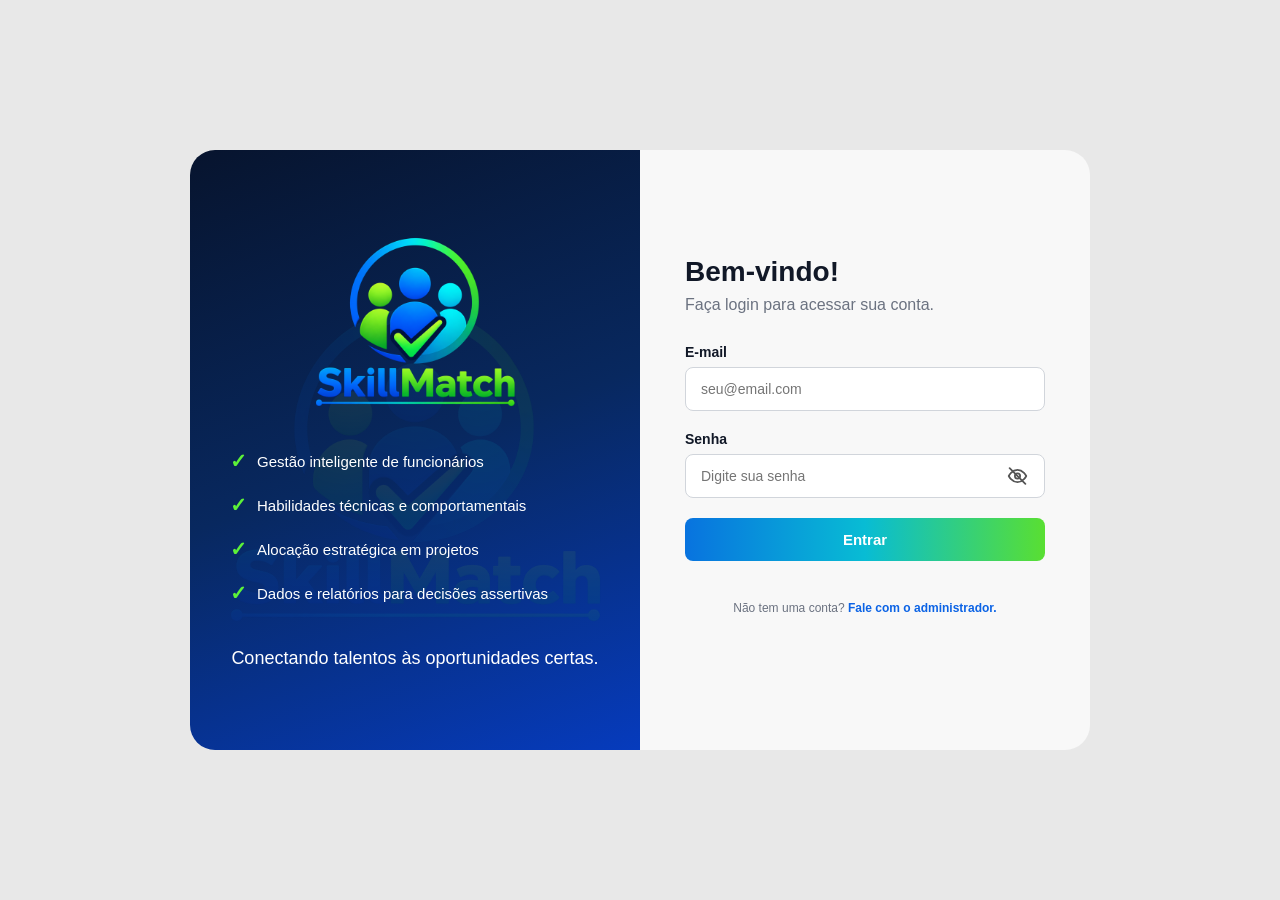
<file: finalproj/frontend/index.html>
<!DOCTYPE html>
<html lang="pt-BR">

<head>
    <meta charset="UTF-8">
    <meta name="viewport" content="width=device-width, initial-scale=1.0">

    <title>Login - SkillMatch</title>

    <link rel="stylesheet" href="css/style.css">
    <link rel="stylesheet" href="css/login.css">
</head>

<body>

    <main class="login-container">

        <!-- Área de apresentação -->
        <section class="login-apresentacao">

            <!-- Logo principal -->
            <div class="logo">
                <img src="logo-skillmatch.png" alt="Logo SkillMatch">
            </div>

            <!-- Benefícios -->
            <div class="beneficios">

                <div class="beneficio">
                    <span>✓</span>
                    <p>Gestão inteligente de funcionários</p>
                </div>

                <div class="beneficio">
                    <span>✓</span>
                    <p>Habilidades técnicas e comportamentais</p>
                </div>

                <div class="beneficio">
                    <span>✓</span>
                    <p>Alocação estratégica em projetos</p>
                </div>

                <div class="beneficio">
                    <span>✓</span>
                    <p>Dados e relatórios para decisões assertivas</p>
                </div>

            </div>

            <!-- Slogan -->
            <p class="slogan">
                Conectando talentos às oportunidades certas.
            </p>

        </section>


        <!-- Área do formulário -->
        <section class="login-formulario">

            <h2>Bem-vindo!</h2>

            <p>
                Faça login para acessar sua conta.
            </p>

            <form id="form-login">

                <!-- E-mail -->
                <div class="campo">

                    <label for="email">
                        E-mail
                    </label>

                    <input
                        type="email"
                        id="email"
                        name="email"
                        placeholder="seu@email.com"
                        required
                    >

                </div>


                <!-- Senha -->
                <div class="campo">

                    <label for="senha">
                        Senha
                    </label>

                    <div class="campo-senha">

                        <input
                            type="password"
                            id="senha"
                            name="senha"
                            placeholder="Digite sua senha"
                            required
                        >

                        <button
                            type="button"
                            class="mostrar-senha"
                            id="mostrar-senha"
                            aria-label="Mostrar senha"
                        >

                            <svg
                                class="icone-olho"
                                viewBox="0 0 24 24"
                                aria-hidden="true"
                            >
                                <path
                                    d="M2 12s3.5-7 10-7 10 7 10 7-3.5 7-10 7S2 12 2 12Z"
                                />

                                <circle
                                    cx="12"
                                    cy="12"
                                    r="3"
                                />

                                <line
                                    id="risco-olho"
                                    x1="3"
                                    y1="3"
                                    x2="21"
                                    y2="21"
                                />
                            </svg>

                        </button>

                    </div>

                </div>

                <!-- Botão de login -->
                <button type="submit">
                    Entrar
                </button>


                <!-- Área para mensagens -->
                <div class="mensagem-login" id="mensagem-login">

                    <!--
                        Futuramente serão exibidas aqui
                        mensagens de erro ou sucesso.
                    -->

                </div>

            </form>


            <!-- Contato com administrador -->
            <p class="cadastro">

                Não tem uma conta?

                <a href="#">
                    Fale com o administrador.
                </a>

            </p>

        </section>

    </main>


    <!-- JavaScript -->
    <script src="js/supabase.js"></script>
    <script src="js/script.js"></script>
    <script src="js/login.js"></script>

</body>

</html>
</file>
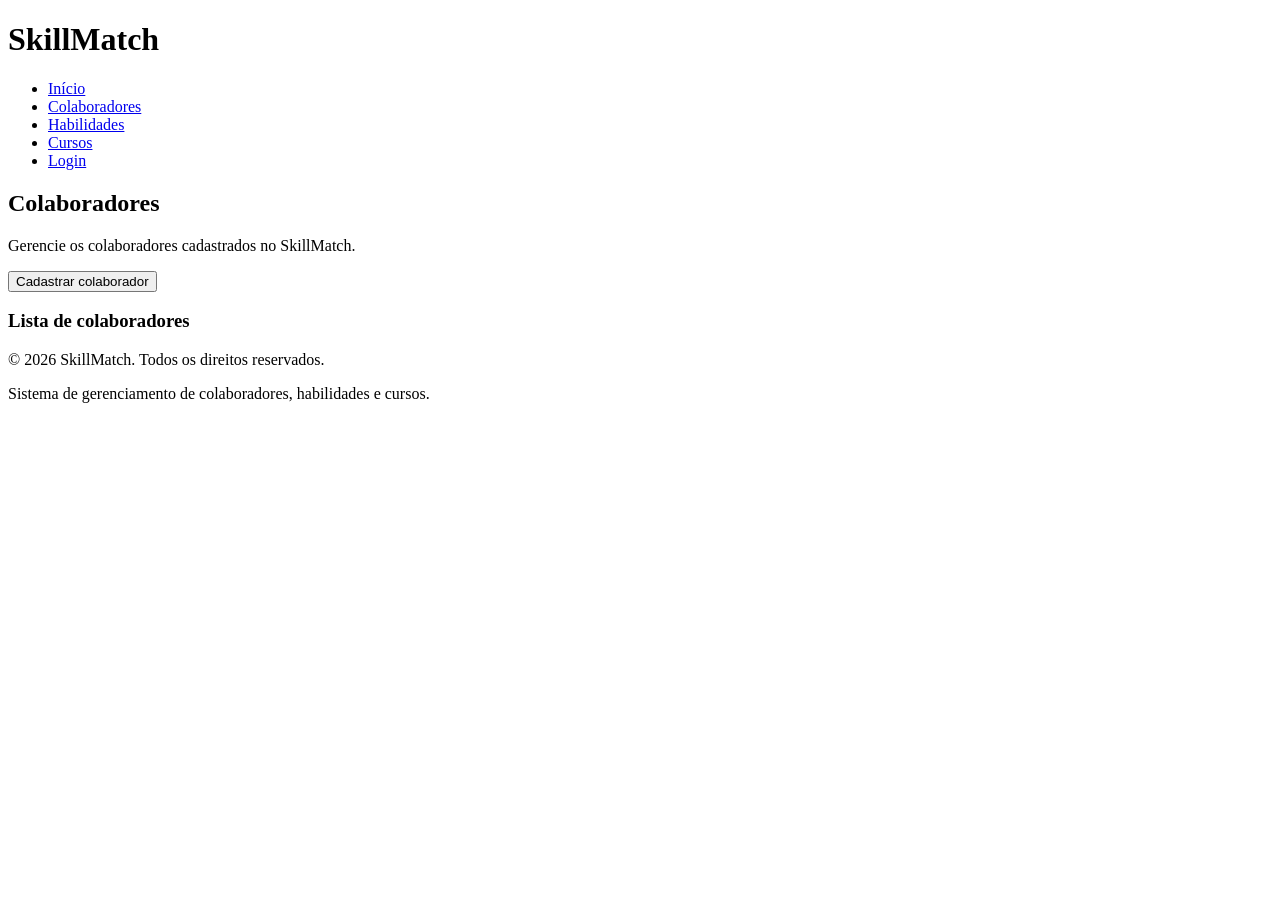
<file: finalproj/frontend/colaboradores.html>
<!DOCTYPE html>
<html lang="pt-BR">

<head>
    <meta charset="UTF-8">
    <meta name="viewport" content="width=device-width, initial-scale=1.0">

    <title>Colaboradores - SkillMatch</title>
</head>

<body>

    <header>

        <div class="logo">
            <h1>SkillMatch</h1>
        </div>

        <nav>
            <ul>
                <li>
                    <a href="index.html">Início</a>
                </li>

                <li>
                    <a href="colaboradores.html">Colaboradores</a>
                </li>

                <li>
                    <a href="habilidades.html">Habilidades</a>
                </li>

                <li>
                    <a href="cursos.html">Cursos</a>
                </li>

                <li>
                    <a href="login.html">Login</a>
                </li>
            </ul>
        </nav>

    </header>

    <main>

        <section>
            <h2>Colaboradores</h2>

            <p>
                Gerencie os colaboradores cadastrados no SkillMatch.
            </p>

            <div>
                <button type="button">Cadastrar colaborador</button>
            </div>

            <div>
                <h3>Lista de colaboradores</h3>

                <!-- Futuramente será exibida a lista de colaboradores -->

            </div>

        </section>

    </main>
    <footer>

    <p>&copy; 2026 SkillMatch. Todos os direitos reservados.</p>

    <p>
        Sistema de gerenciamento de colaboradores,
        habilidades e cursos.
    </p>

</footer>

</body>

</html>
</file>
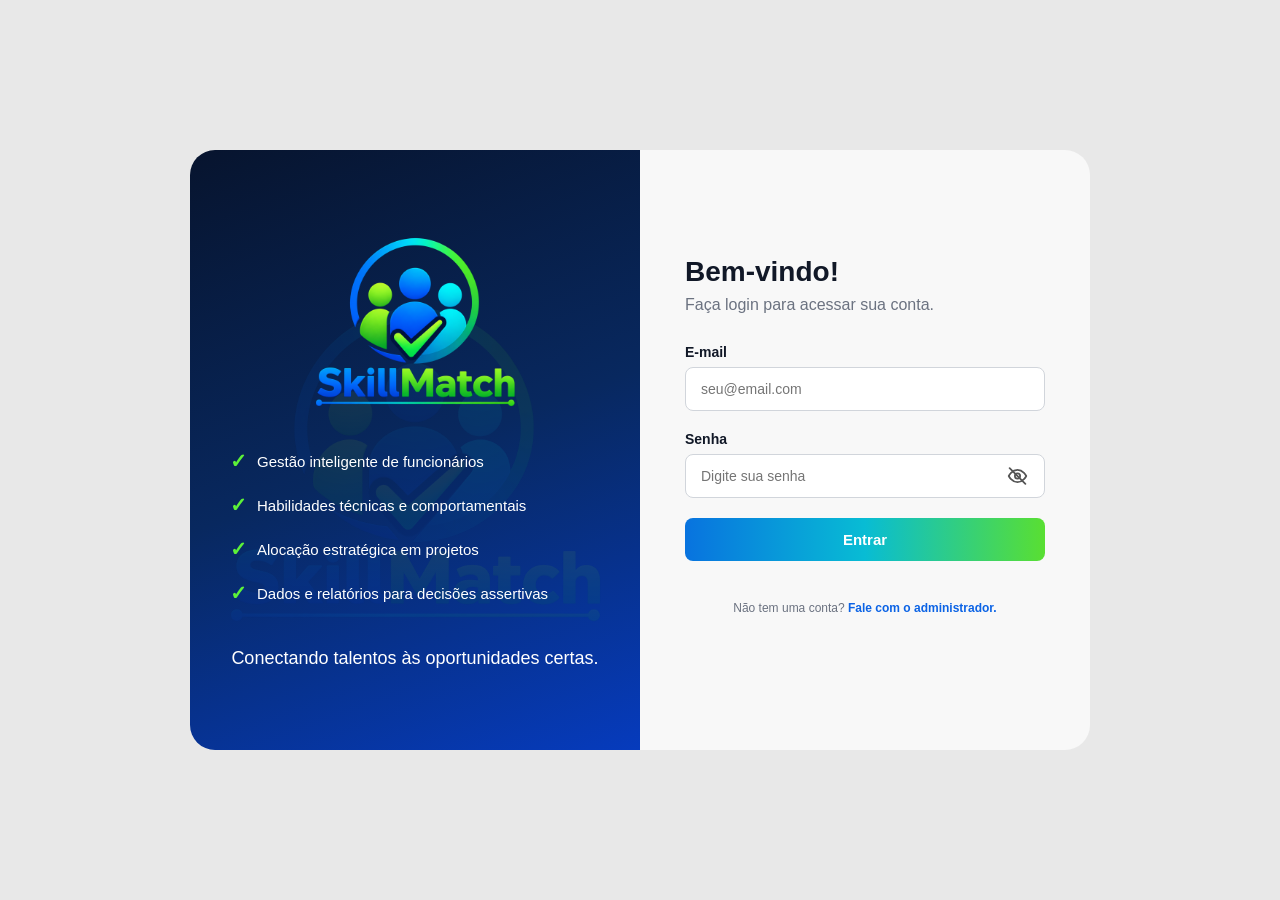
<file: finalproj/frontend/configuracoes.html>
<!DOCTYPE html>
<html lang="pt-BR">

<head>
    <meta charset="UTF-8">
    <meta name="viewport" content="width=device-width, initial-scale=1.0">

    <title>Configurações - SkillMatch</title>

    <link rel="stylesheet" href="css/style.css">
    <link rel="stylesheet" href="css/configuracoes.css">
</head>

<body>

    <div class="app">

        <!-- ========================================
             MENU LATERAL
        ========================================= -->

        <aside class="sidebar">

            <div class="sidebar-logo">

                <img
                    src="logo-skillmatch.png"
                    alt="Logo SkillMatch"
                >

            </div>


            <nav class="menu-lateral">

                <!-- PERFIL -->
                <a href="perfil.html" class="menu-item">

                    <svg class="menu-icone" viewBox="0 0 24 24">
                        <circle cx="12" cy="8" r="4"></circle>
                        <path d="M4 20c0-4 3.5-7 8-7s8 3 8 7"></path>
                    </svg>

                    <span>Perfil</span>

                </a>


                <!-- HABILIDADES -->
                <a href="habilidades.html" class="menu-item">

                    <svg class="menu-icone" viewBox="0 0 24 24">
                        <path d="M14.7 6.3a4 4 0 0 0-5 5L3 18l3 3 6.7-6.7a4 4 0 0 0 5-5l-3 3-3-3 3-3z"></path>
                    </svg>

                    <span>Habilidades</span>

                </a>


                <!-- CURSOS -->
                <a href="cursos-certificacoes.html" class="menu-item">

                    <svg class="menu-icone" viewBox="0 0 24 24">
                        <path d="M4 5h7a3 3 0 0 1 3 3v11H7a3 3 0 0 0-3 3z"></path>
                        <path d="M20 5h-7a3 3 0 0 0-3 3v11h7a3 3 0 0 1 3 3z"></path>
                    </svg>

                    <span>Cursos / Certificações</span>

                </a>


                <!-- EXPERIÊNCIAS -->
                <a href="experiencias.html" class="menu-item">

                    <svg class="menu-icone" viewBox="0 0 24 24">

                        <rect
                            x="3"
                            y="7"
                            width="18"
                            height="13"
                            rx="2"
                        ></rect>

                        <path d="M8 7V5a2 2 0 0 1 2-2h4a2 2 0 0 1 2 2v2"></path>

                    </svg>

                    <span>Experiências</span>

                </a>


                <!-- RELATÓRIOS -->
                <a href="relatorios.html" class="menu-item">

                    <svg class="menu-icone" viewBox="0 0 24 24">
                        <path d="M4 20V10"></path>
                        <path d="M10 20V4"></path>
                        <path d="M16 20v-7"></path>
                        <path d="M22 20H2"></path>
                    </svg>

                    <span>Relatórios</span>

                </a>


                <!-- CONFIGURAÇÕES -->
                <a href="configuracoes.html" class="menu-item ativo">

                    <svg class="menu-icone" viewBox="0 0 24 24">
                        <circle cx="12" cy="12" r="3"></circle>
                        <path d="M19.4 15a1.7 1.7 0 0 0 .3 1.9l.1.1-2.8 2.8-.1-.1a1.7 1.7 0 0 0-1.9-.3 1.7 1.7 0 0 0-1 1.6V21h-4v-.1a1.7 1.7 0 0 0-1-1.6 1.7 1.7 0 0 0-1.9.3l-.1.1-2.8-2.8.1-.1A1.7 1.7 0 0 0 4.6 15 1.7 1.7 0 0 0 3 14H3v-4h.1a1.7 1.7 0 0 0 1.6-1 1.7 1.7 0 0 0-.3-1.9l-.1-.1 2.8-2.8.1.1A1.7 1.7 0 0 0 9 4.6 1.7 1.7 0 0 0 10 3V3h4v.1a1.7 1.7 0 0 0 1 1.6 1.7 1.7 0 0 0 1.9-.3l.1-.1 2.8 2.8-.1.1a1.7 1.7 0 0 0-.3 1.9 1.7 1.7 0 0 0 1.6 1H21v4h-.1a1.7 1.7 0 0 0-1.5 1z"></path>
                    </svg>

                    <span>Configurações</span>

                </a>

            </nav>

        </aside>


        <!-- ========================================
             CONTEÚDO
        ========================================= -->

        <div class="conteudo">

            <!-- TOPO -->
            <header class="topo">

                <div class="titulo-pagina">

                    <h1>
                        Configurações
                    </h1>

                    <p>
                        Gerencie as preferências e informações da sua conta.
                    </p>

                </div>


                <div class="usuario-topo">

                    <div class="avatar-pequeno">
                        👤
                    </div>

                    <div>

                        <strong id="topo-nome">
                            Carregando...
                        </strong>

                        <span>
                            Colaborador
                        </span>

                    </div>

                </div>

            </header>


            <!-- ========================================
                 CONTEÚDO CONFIGURAÇÕES
            ========================================= -->

            <main class="configuracoes-container">


                <!-- ========================================
                     CONTA
                ========================================= -->

                <section class="configuracao-card">

                    <div class="configuracao-titulo">

                        <div class="configuracao-icone">
                            ♙
                        </div>

                        <div>

                            <h2>
                                Conta
                            </h2>

                            <p>
                                Informações utilizadas para acessar o SkillMatch.
                            </p>

                        </div>

                    </div>


                    <div class="configuracao-linha">

                        <div>

                            <strong>
                                E-mail
                            </strong>

                            <p>
                                E-mail utilizado para acessar sua conta.
                            </p>

                        </div>


                        <span
                            id="config-email"
                            class="configuracao-valor"
                        >
                            Carregando...
                        </span>

                    </div>


                    <div class="configuracao-linha">

                        <div>

                            <strong>
                                Senha
                            </strong>

                            <p>
                                Recomendamos alterar sua senha periodicamente.
                            </p>

                        </div>


                        <button
                            type="button"
                            class="botao-secundario"
                            id="alterar-senha"
                        >
                            Alterar senha
                        </button>

                    </div>

                </section>


                <!-- ========================================
                     NOTIFICAÇÕES
                ========================================= -->

                <section class="configuracao-card">

                    <div class="configuracao-titulo">

                        <div class="configuracao-icone">
                            ♧
                        </div>

                        <div>

                            <h2>
                                Notificações
                            </h2>

                            <p>
                                Escolha quais atualizações deseja receber.
                            </p>

                        </div>

                    </div>


                    <!-- PERFIL -->
                    <div class="configuracao-linha">

                        <div>

                            <strong>
                                Atualizações do perfil
                            </strong>

                            <p>
                                Receber avisos relacionados às informações do seu perfil.
                            </p>

                        </div>


                        <label class="switch">

                            <input
                                type="checkbox"
                                id="notificacao-perfil"
                                checked
                            >

                            <span class="slider"></span>

                        </label>

                    </div>


                    <!-- CURSOS -->
                    <div class="configuracao-linha">

                        <div>

                            <strong>
                                Cursos e certificações
                            </strong>

                            <p>
                                Receber notificações relacionadas às suas formações.
                            </p>

                        </div>


                        <label class="switch">

                            <input
                                type="checkbox"
                                id="notificacao-cursos"
                                checked
                            >

                            <span class="slider"></span>

                        </label>

                    </div>


                    <!-- PROJETOS -->
                    <div class="configuracao-linha">

                        <div>

                            <strong>
                                Atualizações de projetos
                            </strong>

                            <p>
                                Receber avisos sobre projetos relacionados ao seu perfil.
                            </p>

                        </div>


                        <label class="switch">

                            <input
                                type="checkbox"
                                id="notificacao-projetos"
                                checked
                            >

                            <span class="slider"></span>

                        </label>

                    </div>

                </section>


                <!-- ========================================
                     SESSÃO
                ========================================= -->

                <section class="configuracao-card">

                    <div class="configuracao-titulo">

                        <div class="configuracao-icone">
                            ↪
                        </div>

                        <div>

                            <h2>
                                Sessão
                            </h2>

                            <p>
                                Informações relacionadas ao acesso atual.
                            </p>

                        </div>

                    </div>


                    <div class="configuracao-linha">

                        <div>

                            <strong>
                                Sair da conta
                            </strong>

                            <p>
                                Encerre sua sessão atual no SkillMatch.
                            </p>

                        </div>


                        <button
                            type="button"
                            class="botao-sair"
                            id="botao-sair"
                        >
                            Sair da conta
                        </button>

                    </div>

                </section>

            </main>

        </div>

    </div>


    <!-- ========================================
         JAVASCRIPT
    ========================================= -->

    <script src="js/supabase.js"></script>
    <script src="js/configuracoes.js"></script>

</body>

</html>
</file>
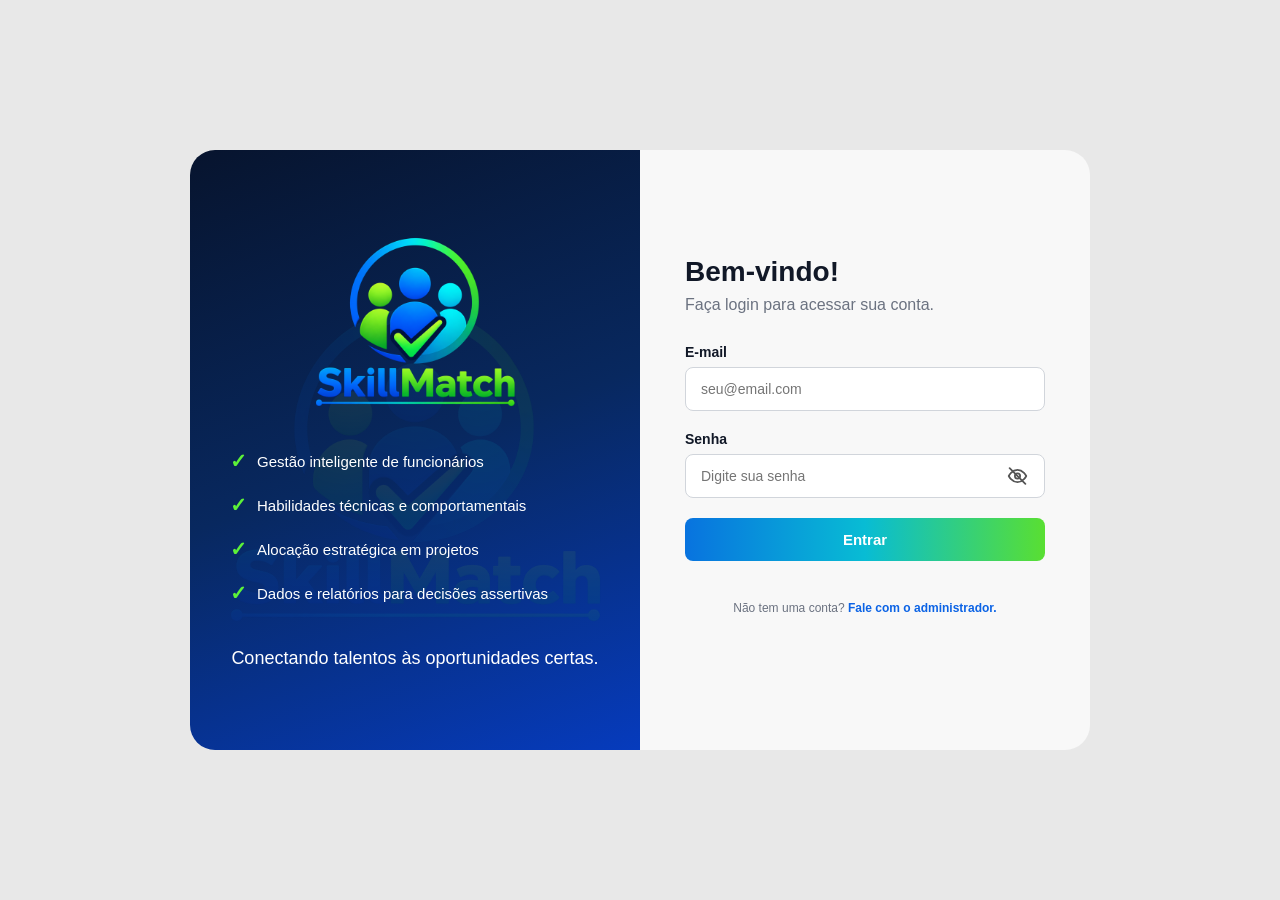
<file: finalproj/frontend/cursos-certificacoes.html>
<!DOCTYPE html>
<html lang="pt-BR">

<head>
    <meta charset="UTF-8">
    <meta name="viewport" content="width=device-width, initial-scale=1.0">

    <title>Cursos e Certificações - SkillMatch</title>

    <link rel="stylesheet" href="css/style.css">
    <link rel="stylesheet" href="css/cursos-certificacoes.css">
</head>

<body>

    <div class="app">

        <!-- MENU LATERAL -->
        <aside class="sidebar">

            <div class="sidebar-logo">
                <img src="logo-skillmatch.png" alt="Logo SkillMatch">
            </div>

            <nav class="menu-lateral">

                <a href="perfil.html" class="menu-item">

                    <svg class="menu-icone" viewBox="0 0 24 24">
                        <circle cx="12" cy="8" r="4"></circle>
                        <path d="M4 20c0-4 3.5-7 8-7s8 3 8 7"></path>
                    </svg>

                    <span>Perfil</span>

                </a>


                <a href="habilidades.html" class="menu-item">

                    <svg class="menu-icone" viewBox="0 0 24 24">
                        <path d="M14.7 6.3a4 4 0 0 0-5 5L3 18l3 3 6.7-6.7a4 4 0 0 0 5-5l-3 3-3-3 3-3z"></path>
                    </svg>

                    <span>Habilidades</span>

                </a>


                <a href="cursos-certificacoes.html" class="menu-item ativo">

                    <svg class="menu-icone" viewBox="0 0 24 24">
                        <path d="M4 5h7a3 3 0 0 1 3 3v11H7a3 3 0 0 0-3 3z"></path>
                        <path d="M20 5h-7a3 3 0 0 0-3 3v11h7a3 3 0 0 1 3 3z"></path>
                    </svg>

                    <span>Cursos / Certificações</span>

                </a>


                <a href="experiencias.html" class="menu-item">

                    <svg class="menu-icone" viewBox="0 0 24 24">
                        <rect x="3" y="7" width="18" height="13" rx="2"></rect>
                        <path d="M8 7V5a2 2 0 0 1 2-2h4a2 2 0 0 1 2 2v2"></path>
                    </svg>

                    <span>Experiências</span>

                </a>


                <a href="relatorios.html" class="menu-item">

                    <svg class="menu-icone" viewBox="0 0 24 24">
                        <path d="M4 20V10"></path>
                        <path d="M10 20V4"></path>
                        <path d="M16 20v-7"></path>
                        <path d="M22 20H2"></path>
                    </svg>

                    <span>Relatórios</span>

                </a>


                <a href="configuracoes.html" class="menu-item">

                    <svg class="menu-icone" viewBox="0 0 24 24">
                        <circle cx="12" cy="12" r="3"></circle>
                        <path d="M19.4 15a1.7 1.7 0 0 0 .3 1.9l.1.1-2.8 2.8-.1-.1a1.7 1.7 0 0 0-1.9-.3 1.7 1.7 0 0 0-1 1.6V21h-4v-.1a1.7 1.7 0 0 0-1-1.6 1.7 1.7 0 0 0-1.9.3l-.1.1-2.8-2.8.1-.1A1.7 1.7 0 0 0 4.6 15 1.7 1.7 0 0 0 3 14H3v-4h.1a1.7 1.7 0 0 0 1.6-1 1.7 1.7 0 0 0-.3-1.9l-.1-.1 2.8-2.8.1.1A1.7 1.7 0 0 0 9 4.6 1.7 1.7 0 0 0 10 3V3h4v.1a1.7 1.7 0 0 0 1 1.6 1.7 1.7 0 0 0 1.9-.3l.1-.1 2.8 2.8-.1.1a1.7 1.7 0 0 0-.3 1.9 1.7 1.7 0 0 0 1.6 1H21v4h-.1a1.7 1.7 0 0 0-1.5 1z"></path>
                    </svg>

                    <span>Configurações</span>

                </a>

            </nav>

        </aside>


        <!-- CONTEÚDO -->
        <div class="conteudo">

            <header class="topo">

                <div class="titulo-pagina">

                    <h1>Cursos e Certificações</h1>

                    <p>
                        Acompanhe seus cursos realizados e certificações obtidas.
                    </p>

                </div>


                <div class="usuario-topo">

                    <div class="avatar-pequeno">
                        👤
                    </div>

                    <div>

                        <strong id="topo-nome">
                            Carregando...
                        </strong>

                        <span>
                            Colaborador
                        </span>

                    </div>

                </div>

            </header>


            <main class="cursos-container">

                <!-- ABAS -->
                <nav class="abas-perfil">

                    <a href="perfil.html" class="aba">
                        Visão Geral
                    </a>

                    <a href="habilidades.html" class="aba">
                        Habilidades
                    </a>

                    <a href="cursos-certificacoes.html" class="aba ativa">
                        Cursos / Certificações
                    </a>

                    <a href="experiencias.html" class="aba">
                        Experiências
                    </a>

                </nav>


                <!-- RESUMO -->
                <section class="cards-resumo">

                    <article class="resumo-card">

                        <span>
                            Cursos realizados
                        </span>

                        <strong id="total-cursos">
                            0
                        </strong>

                        <p>
                            cursos cadastrados
                        </p>

                    </article>


                    <article class="resumo-card">

                        <span>
                            Cursos concluídos
                        </span>

                        <strong id="total-concluidos">
                            0
                        </strong>

                        <p>
                            finalizados
                        </p>

                    </article>


                    <article class="resumo-card">

                        <span>
                            Em andamento
                        </span>

                        <strong id="total-andamento">
                            0
                        </strong>

                        <p>
                            curso ativo
                        </p>

                    </article>


                    <article class="resumo-card">

                        <span>
                            Certificações
                        </span>

                        <strong id="total-certificacoes">
                            0
                        </strong>

                        <p>
                            certificações obtidas
                        </p>

                    </article>

                </section>


                <!-- CURSOS -->
                <section class="cartao secao-lista">

                    <div class="cabecalho-secao">

                        <div>

                            <h2>
                                Meus Cursos
                            </h2>

                            <p>
                                Cursos relacionados ao seu desenvolvimento profissional.
                            </p>

                        </div>


                        <button
                            type="button"
                            class="botao-adicionar"
                            id="abrir-modal-curso"
                        >
                            + Adicionar curso
                        </button>

                    </div>


                    <div class="tabela-container">

                        <table class="tabela">

                            <thead>

                                <tr>

                                    <th>
                                        Curso
                                    </th>

                                    <th>
                                        Instituição
                                    </th>

                                    <th>
                                        Carga horária
                                    </th>

                                    <th>
                                        Conclusão
                                    </th>

                                    <th>
                                        Situação
                                    </th>

                                    <th>
                                        Ações
                                    </th>

                                </tr>

                            </thead>


                            <tbody id="corpo-tabela-cursos">
                            </tbody>

                        </table>

                    </div>

                </section>


                <!-- CERTIFICAÇÕES -->
                <section class="cartao secao-lista">

                    <div class="cabecalho-secao">

                        <div>

                            <h2>
                                Minhas Certificações
                            </h2>

                            <p>
                                Certificações profissionais vinculadas ao seu perfil.
                            </p>

                        </div>


                        <button
                            type="button"
                            class="botao-adicionar"
                            id="abrir-modal-certificacao"
                        >
                            + Adicionar certificação
                        </button>

                    </div>


                    <div
                        class="certificacoes-grid"
                        id="lista-certificacoes"
                    >
                    </div>

                </section>

            </main>

        </div>

    </div>


    <!-- ========================================
         MODAL CURSO
    ========================================= -->

    <div
        class="modal-overlay"
        id="modal-curso"
        aria-hidden="true"
    >

        <div class="modal">

            <div class="modal-cabecalho">

                <div>

                    <h2 id="titulo-modal-curso">
                        Adicionar Curso
                    </h2>

                    <p>
                        Informe os dados do curso realizado.
                    </p>

                </div>


                <button
                    type="button"
                    class="modal-fechar"
                    id="fechar-modal-curso"
                >
                    ×
                </button>

            </div>


            <form id="form-curso">

                <div class="campo-modal">

                    <label for="curso-nome">
                        Curso *
                    </label>

                    <input
                        type="text"
                        id="curso-nome"
                        placeholder="Digite o nome do curso"
                        required
                    >

                </div>


                <div class="campo-modal">

                    <label for="curso-instituicao">
                        Instituição *
                    </label>

                    <input
                        type="text"
                        id="curso-instituicao"
                        placeholder="Digite a instituição"
                        required
                    >

                </div>


                <div class="campo-modal">

                    <label for="curso-carga">
                        Carga horária *
                    </label>

                    <input
                        type="text"
                        id="curso-carga"
                        placeholder="Ex.: 40h"
                        required
                    >

                </div>


                <div class="campo-modal">

                    <label for="curso-fim">
                        Data de conclusão
                    </label>

                    <input
                        type="date"
                        id="curso-fim"
                    >

                </div>


                <div class="campo-modal">

                    <label for="curso-situacao">
                        Situação *
                    </label>

                    <select
                        id="curso-situacao"
                        required
                    >

                        <option value="">
                            Selecione
                        </option>

                        <option value="Em andamento">
                            Em andamento
                        </option>

                        <option value="Concluído">
                            Concluído
                        </option>

                    </select>

                </div>


                <div class="modal-acoes">

                    <button
                        type="button"
                        class="botao-cancelar"
                        id="cancelar-curso"
                    >
                        Cancelar
                    </button>


                    <button
                        type="submit"
                        class="botao-confirmar"
                        id="salvar-curso"
                    >
                        Adicionar
                    </button>

                </div>

            </form>

        </div>

    </div>


    <!-- ========================================
         MODAL CERTIFICAÇÃO
    ========================================= -->

    <div
        class="modal-overlay"
        id="modal-certificacao"
        aria-hidden="true"
    >

        <div class="modal">

            <div class="modal-cabecalho">

                <div>

                    <h2 id="titulo-modal-certificacao">
                        Adicionar Certificação
                    </h2>

                    <p>
                        Informe os dados da sua certificação.
                    </p>

                </div>


                <button
                    type="button"
                    class="modal-fechar"
                    id="fechar-modal-certificacao"
                >
                    ×
                </button>

            </div>


            <form id="form-certificacao">

                <!-- NOME -->
                <div class="campo-modal">

                    <label for="certificacao-nome">
                        Certificação *
                    </label>

                    <input
                        type="text"
                        id="certificacao-nome"
                        placeholder="Ex.: AWS Cloud Practitioner"
                        required
                    >

                </div>


                <!-- ÓRGÃO EMISSOR -->
                <div class="campo-modal">

                    <label for="certificacao-orgao">
                        Órgão emissor *
                    </label>

                    <input
                        type="text"
                        id="certificacao-orgao"
                        placeholder="Ex.: AWS"
                        required
                    >

                </div>


                <!-- DATA DE OBTENÇÃO -->
                <div class="campo-modal">

                    <label for="certificacao-obtencao">
                        Data de obtenção *
                    </label>

                    <input
                        type="date"
                        id="certificacao-obtencao"
                        required
                    >

                </div>


                <!-- EMISSÃO -->
                <div class="campo-modal">

                    <label for="certificacao-emissao">
                        Data de emissão *
                    </label>

                    <input
                        type="date"
                        id="certificacao-emissao"
                        required
                    >

                </div>


                <!-- VALIDADE -->
                <div class="campo-modal">

                    <label for="certificacao-validade">
                        Data de validade *
                    </label>

                    <input
                        type="date"
                        id="certificacao-validade"
                        required
                    >

                </div>


                <div class="modal-acoes">

                    <button
                        type="button"
                        class="botao-cancelar"
                        id="cancelar-certificacao"
                    >
                        Cancelar
                    </button>


                    <button
                        type="submit"
                        class="botao-confirmar"
                        id="salvar-certificacao"
                    >
                        Adicionar
                    </button>

                </div>

            </form>

        </div>

    </div>


    <script src="js/supabase.js"></script>
    <script src="js/cursos-certificacoes.js"></script>

</body>

</html>
</file>
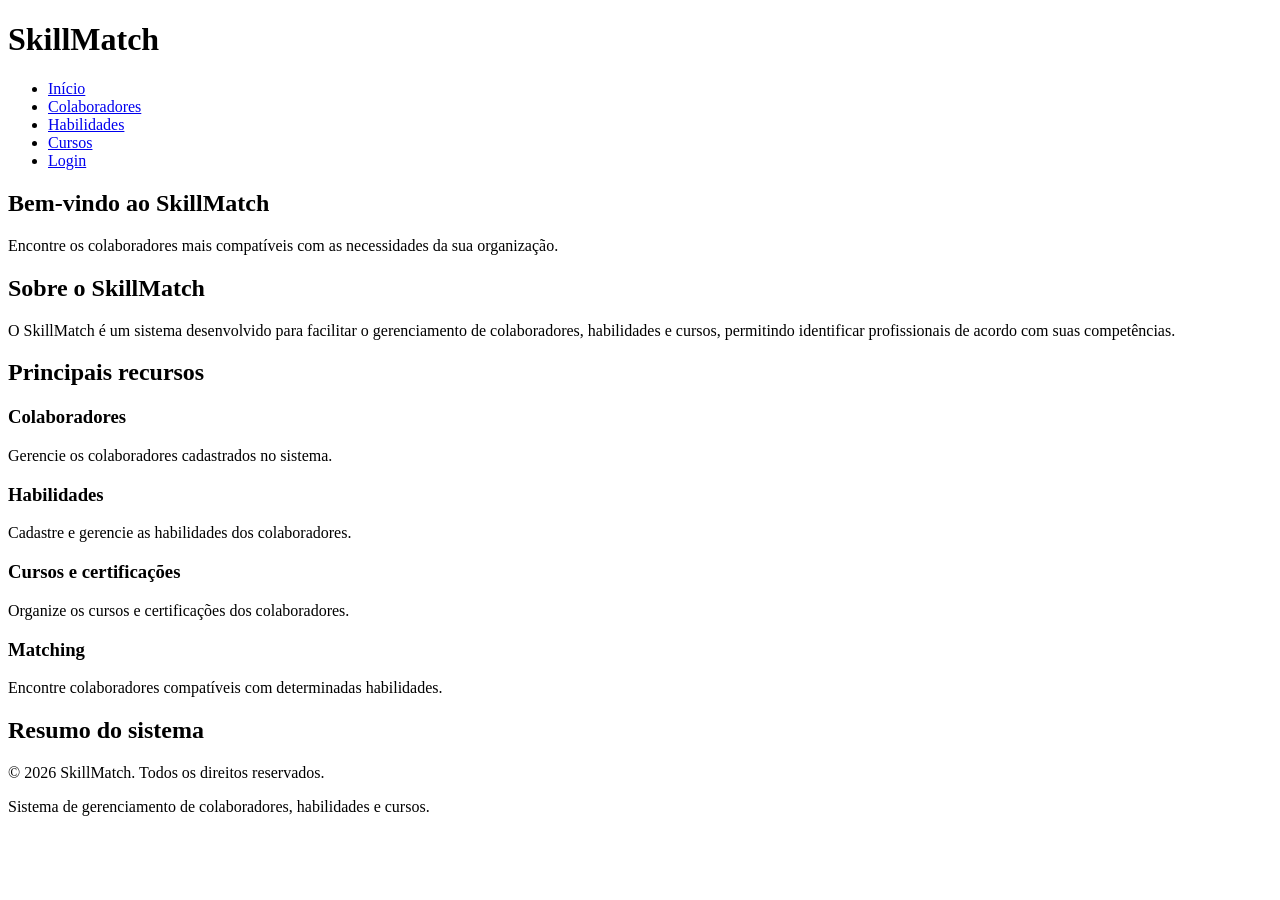
<file: finalproj/frontend/dashboard.html>
<!DOCTYPE html>
    <html lang="pt-BR">

    <head>
        <meta charset="UTF-8">
        <meta name="viewport" content="width=device-width, initial-scale=1.0">

        <title>SkillMatch</title>
    </head>

    <body>

        <!-- Cabeçalho e navegação -->
        <header>

            <div class="logo">
                <h1>SkillMatch</h1>
            </div>

            <nav>
                <ul>
                    <li>
                        <a href="login.html">Início</a>
                    </li>

                    <li>
                        <a href="colaboradores.html">Colaboradores</a>
                    </li>

                    <li>
                        <a href="habilidades.html">Habilidades</a>
                    </li>

                    <li>
                        <a href="cursos.html">Cursos</a>
                    </li>

                    <li>
                        <a href="login.html">Login</a>
                    </li>
                </ul>
            </nav>

        </header>


        <!-- Conteúdo principal -->
        <main>

            <!-- Área de apresentação -->
            <section class="apresentacao">

                <h2>Bem-vindo ao SkillMatch</h2>

                <p>
                    Encontre os colaboradores mais compatíveis
                    com as necessidades da sua organização.
                </p>

            </section>


            <section class="resumo">

                <h2>Sobre o SkillMatch</h2>

                <p>
                    O SkillMatch é um sistema desenvolvido para
                    facilitar o gerenciamento de colaboradores,
                    habilidades e cursos, permitindo identificar
                    profissionais de acordo com suas competências.
                </p>

            </section>


        
            <section class="secoes-principais">

                <h2>Principais recursos</h2>

                <div class="recursos">

                    <article>
                        <h3>Colaboradores</h3>

                        <p>
                            Gerencie os colaboradores cadastrados
                            no sistema.
                        </p>
                    </article>


                    <article>
                        <h3>Habilidades</h3>

                        <p>
                            Cadastre e gerencie as habilidades
                            dos colaboradores.
                        </p>
                    </article>


                    <article>
                        <h3>Cursos e certificações</h3>

                        <p>
                            Organize os cursos e certificações
                            dos colaboradores.
                        </p>
                    </article>


                    <article>
                        <h3>Matching</h3>

                        <p>
                            Encontre colaboradores compatíveis
                            com determinadas habilidades.
                        </p>
                    </article>

                </div>

            </section>


        
            <section class="futuros-componentes">

                <h2>Resumo do sistema</h2>

                <!--
                    Futuramente poderão ser adicionados aqui:
                    - Quantidade de colaboradores
                    - Quantidade de habilidades
                    - Quantidade de cursos
                    - Resultados de matching
                    - Outros indicadores
                -->

            </section>

        </main>


        <footer>

            <p>
                &copy; 2026 SkillMatch. Todos os direitos reservados.
            </p>

            <p>
                Sistema de gerenciamento de colaboradores,
                habilidades e cursos.
            </p>

        </footer>

    </body>

    </html>
</file>
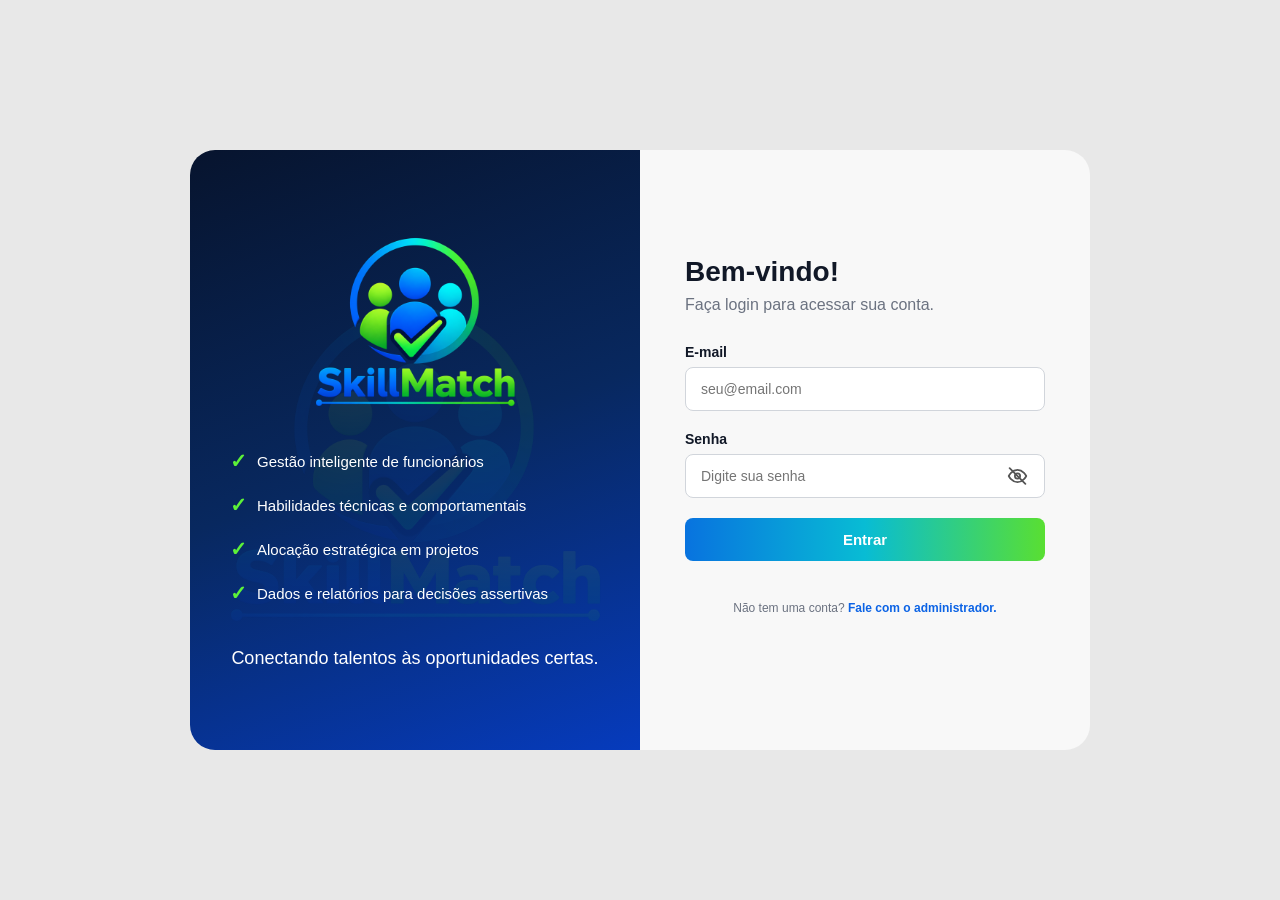
<file: finalproj/frontend/experiencias.html>
<!DOCTYPE html>
<html lang="pt-BR">

<head>
    <meta charset="UTF-8">
    <meta name="viewport" content="width=device-width, initial-scale=1.0">

    <title>Minhas Experiências - SkillMatch</title>

    <link rel="stylesheet" href="css/style.css">
    <link rel="stylesheet" href="css/experiencias.css">
</head>

<body>

    <div class="app">

        <!-- MENU LATERAL -->
        <aside class="sidebar">

            <div class="sidebar-logo">
                <img src="logo-skillmatch.png" alt="Logo SkillMatch">
            </div>

            <nav class="menu-lateral">

                <a href="perfil.html" class="menu-item">

                    <svg class="menu-icone" viewBox="0 0 24 24">
                        <circle cx="12" cy="8" r="4"></circle>
                        <path d="M4 20c0-4 3.5-7 8-7s8 3 8 7"></path>
                    </svg>

                    <span>Perfil</span>

                </a>


                <a href="habilidades.html" class="menu-item">

                    <svg class="menu-icone" viewBox="0 0 24 24">
                        <path d="M14.7 6.3a4 4 0 0 0-5 5L3 18l3 3 6.7-6.7a4 4 0 0 0 5-5l-3 3-3-3 3-3z"></path>
                    </svg>

                    <span>Habilidades</span>

                </a>


                <a href="cursos-certificacoes.html" class="menu-item">

                    <svg class="menu-icone" viewBox="0 0 24 24">
                        <path d="M4 5h7a3 3 0 0 1 3 3v11H7a3 3 0 0 0-3 3z"></path>
                        <path d="M20 5h-7a3 3 0 0 0-3 3v11h7a3 3 0 0 1 3 3z"></path>
                    </svg>

                    <span>Cursos / Certificações</span>

                </a>


                <a href="experiencias.html" class="menu-item ativo">

                    <svg class="menu-icone" viewBox="0 0 24 24">
                        <rect x="3" y="7" width="18" height="13" rx="2"></rect>
                        <path d="M8 7V5a2 2 0 0 1 2-2h4a2 2 0 0 1 2 2v2"></path>
                    </svg>

                    <span>Experiências</span>

                </a>


                <a href="relatorios.html" class="menu-item">

                    <svg class="menu-icone" viewBox="0 0 24 24">
                        <path d="M4 20V10"></path>
                        <path d="M10 20V4"></path>
                        <path d="M16 20v-7"></path>
                        <path d="M22 20H2"></path>
                    </svg>

                    <span>Relatórios</span>

                </a>


                <a href="configuracoes.html" class="menu-item">

                    <svg class="menu-icone" viewBox="0 0 24 24">
                        <circle cx="12" cy="12" r="3"></circle>
                        <path d="M19.4 15a1.7 1.7 0 0 0 .3 1.9l.1.1-2.8 2.8-.1-.1a1.7 1.7 0 0 0-1.9-.3 1.7 1.7 0 0 0-1 1.6V21h-4v-.1a1.7 1.7 0 0 0-1-1.6 1.7 1.7 0 0 0-1.9.3l-.1.1-2.8-2.8.1-.1A1.7 1.7 0 0 0 4.6 15 1.7 1.7 0 0 0 3 14H3v-4h.1a1.7 1.7 0 0 0 1.6-1 1.7 1.7 0 0 0-.3-1.9l-.1-.1 2.8-2.8.1.1A1.7 1.7 0 0 0 9 4.6 1.7 1.7 0 0 0 10 3V3h4v.1a1.7 1.7 0 0 0 1 1.6 1.7 1.7 0 0 0 1.9-.3l.1-.1 2.8 2.8-.1.1a1.7 1.7 0 0 0-.3 1.9 1.7 1.7 0 0 0 1.6 1H21v4h-.1a1.7 1.7 0 0 0-1.5 1z"></path>
                    </svg>

                    <span>Configurações</span>

                </a>

            </nav>

        </aside>


        <div class="conteudo">

            <header class="topo">

                <div class="titulo-pagina">

                    <h1>Minhas Experiências</h1>

                    <p>
                        Registre e acompanhe suas experiências profissionais.
                    </p>

                </div>


                <div class="usuario-topo">

                    <div class="avatar-pequeno">
                        👤
                    </div>

                    <div>

                        <strong id="topo-nome">
                            Carregando...
                        </strong>

                        <span>
                            Colaborador
                        </span>

                    </div>

                </div>

            </header>


            <main class="experiencias-container">

                <!-- ABAS -->
                <nav class="abas-perfil">

                    <a href="perfil.html" class="aba">
                        Visão Geral
                    </a>

                    <a href="habilidades.html" class="aba">
                        Habilidades
                    </a>

                    <a href="cursos-certificacoes.html" class="aba">
                        Cursos / Certificações
                    </a>

                    <a href="experiencias.html" class="aba ativa">
                        Experiências
                    </a>

                </nav>


                <!-- RESUMO -->
                <section class="cards-resumo">

                    <article class="resumo-card">

                        <span>Experiências</span>

                        <strong id="total-experiencias">
                            0
                        </strong>

                        <p>registradas</p>

                    </article>


                    <article class="resumo-card">

                        <span>Experiência atual</span>

                        <strong id="total-atuais">
                            0
                        </strong>

                        <p>em andamento</p>

                    </article>


                    <article class="resumo-card">

                        <span>Experiências concluídas</span>

                        <strong id="total-concluidas">
                            0
                        </strong>

                        <p>finalizadas</p>

                    </article>

                </section>


                <!-- EXPERIÊNCIAS -->
                <section class="cartao">

                    <div class="cabecalho-secao">

                        <div>

                            <h2>
                                Experiências Profissionais
                            </h2>

                            <p>
                                Adicione experiências relevantes ao seu perfil profissional.
                            </p>

                        </div>


                        <button
                            type="button"
                            class="botao-adicionar"
                            id="abrir-modal-experiencia"
                        >
                            + Adicionar experiência
                        </button>

                    </div>


                    <div
                        class="lista-experiencias"
                        id="lista-experiencias"
                    >
                    </div>

                </section>

            </main>

        </div>

    </div>


    <!-- MODAL -->
    <div
        class="modal-overlay"
        id="modal-experiencia"
        aria-hidden="true"
    >

        <div class="modal">

            <div class="modal-cabecalho">

                <div>

                    <h2 id="titulo-modal-experiencia">
                        Adicionar Experiência
                    </h2>

                    <p>
                        Informe os dados da sua experiência profissional.
                    </p>

                </div>


                <button
                    type="button"
                    class="modal-fechar"
                    id="fechar-modal-experiencia"
                >
                    ×
                </button>

            </div>


            <form id="form-experiencia">

                <div class="campo-modal">

                    <label for="experiencia-cargo">
                        Cargo / Função *
                    </label>

                    <input
                        type="text"
                        id="experiencia-cargo"
                        required
                    >

                </div>


                <div class="campo-modal">

                    <label for="experiencia-empresa">
                        Empresa *
                    </label>

                    <input
                        type="text"
                        id="experiencia-empresa"
                        required
                    >

                </div>


                <div class="duas-colunas">

                    <div class="campo-modal">

                        <label for="experiencia-inicio">
                            Data de início *
                        </label>

                        <input
                            type="date"
                            id="experiencia-inicio"
                            required
                        >

                    </div>


                    <div class="campo-modal">

                        <label for="experiencia-fim">
                            Data de término
                        </label>

                        <input
                            type="date"
                            id="experiencia-fim"
                        >

                    </div>

                </div>


                <div class="campo-checkbox">

                    <input
                        type="checkbox"
                        id="experiencia-atual"
                    >

                    <label for="experiencia-atual">
                        Trabalho atualmente nesta função
                    </label>

                </div>


                <div class="campo-modal">

                    <label for="experiencia-descricao">
                        Descrição *
                    </label>

                    <textarea
                        id="experiencia-descricao"
                        required
                        rows="4"
                    ></textarea>

                </div>


                <div class="campo-modal">

                    <label for="experiencia-competencias">
                        Competências utilizadas
                    </label>

                    <input
                        type="text"
                        id="experiencia-competencias"
                        placeholder="Ex.: JavaScript, PostgreSQL, Git"
                    >

                    <small>
                        Separe as competências por vírgula.
                    </small>

                </div>


                <div class="modal-acoes">

                    <button
                        type="button"
                        class="botao-cancelar"
                        id="cancelar-experiencia"
                    >
                        Cancelar
                    </button>


                    <button
                        type="submit"
                        class="botao-confirmar"
                        id="salvar-experiencia"
                    >
                        Adicionar
                    </button>

                </div>

            </form>

        </div>

    </div>


    <script src="js/supabase.js"></script>
    <script src="js/experiencias.js"></script>

</body>

</html>
</file>
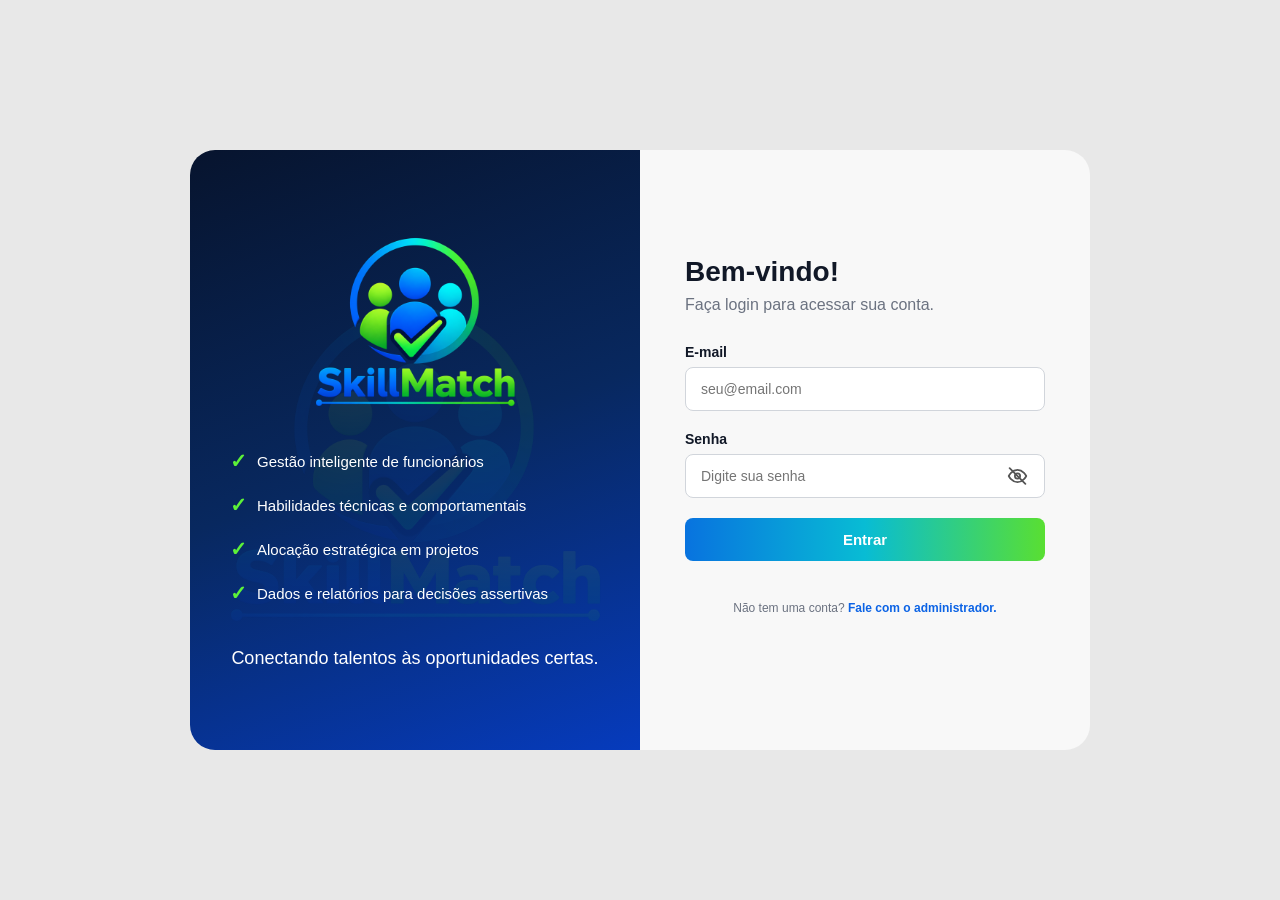
<file: finalproj/frontend/habilidades.html>
<!DOCTYPE html>
<html lang="pt-BR">

<head>
    <meta charset="UTF-8">
    <meta name="viewport" content="width=device-width, initial-scale=1.0">

    <title>Minhas Habilidades - SkillMatch</title>

    <link rel="stylesheet" href="css/style.css">
    <link rel="stylesheet" href="css/habilidades.css">
</head>

<body>

    <div class="app">

        <!-- MENU LATERAL -->
        <aside class="sidebar">

            <div class="sidebar-logo">
                <img src="logo-skillmatch.png" alt="Logo SkillMatch">
            </div>

            <nav class="menu-lateral">

                <a href="perfil.html" class="menu-item">

                    <svg class="menu-icone" viewBox="0 0 24 24">
                        <circle cx="12" cy="8" r="4"></circle>
                        <path d="M4 20c0-4 3.5-7 8-7s8 3 8 7"></path>
                    </svg>

                    <span>Perfil</span>

                </a>


                <a href="habilidades.html" class="menu-item ativo">

                    <svg class="menu-icone" viewBox="0 0 24 24">
                        <path d="M14.7 6.3a4 4 0 0 0-5 5L3 18l3 3 6.7-6.7a4 4 0 0 0 5-5l-3 3-3-3 3-3z"></path>
                    </svg>

                    <span>Habilidades</span>

                </a>


                <a href="cursos-certificacoes.html" class="menu-item">

                    <svg class="menu-icone" viewBox="0 0 24 24">
                        <path d="M4 5h7a3 3 0 0 1 3 3v11H7a3 3 0 0 0-3 3z"></path>
                        <path d="M20 5h-7a3 3 0 0 0-3 3v11h7a3 3 0 0 1 3 3z"></path>
                    </svg>

                    <span>Cursos / Certificações</span>

                </a>


                <a href="experiencias.html" class="menu-item">

                    <svg class="menu-icone" viewBox="0 0 24 24">
                        <rect x="3" y="7" width="18" height="13" rx="2"></rect>
                        <path d="M8 7V5a2 2 0 0 1 2-2h4a2 2 0 0 1 2 2v2"></path>
                    </svg>

                    <span>Experiências</span>

                </a>


                <a href="relatorios.html" class="menu-item">

                    <svg class="menu-icone" viewBox="0 0 24 24">
                        <path d="M4 20V10"></path>
                        <path d="M10 20V4"></path>
                        <path d="M16 20v-7"></path>
                        <path d="M22 20H2"></path>
                    </svg>

                    <span>Relatórios</span>

                </a>


                <a href="configuracoes.html" class="menu-item">

                    <svg class="menu-icone" viewBox="0 0 24 24">
                        <circle cx="12" cy="12" r="3"></circle>

                        <path d="M19.4 15a1.7 1.7 0 0 0 .3 1.9l.1.1-2.8 2.8-.1-.1a1.7 1.7 0 0 0-1.9-.3 1.7 1.7 0 0 0-1 1.6V21h-4v-.1a1.7 1.7 0 0 0-1-1.6 1.7 1.7 0 0 0-1.9.3l-.1.1-2.8-2.8.1-.1A1.7 1.7 0 0 0 4.6 15 1.7 1.7 0 0 0 3 14H3v-4h.1a1.7 1.7 0 0 0 1.6-1 1.7 1.7 0 0 0-.3-1.9l-.1-.1 2.8-2.8.1.1A1.7 1.7 0 0 0 9 4.6 1.7 1.7 0 0 0 10 3V3h4v.1a1.7 1.7 0 0 0 1 1.6 1.7 1.7 0 0 0 1.9-.3l.1-.1 2.8 2.8-.1.1a1.7 1.7 0 0 0-.3 1.9 1.7 1.7 0 0 0 1.6 1H21v4h-.1a1.7 1.7 0 0 0-1.5 1z"></path>
                    </svg>

                    <span>Configurações</span>

                </a>

            </nav>

        </aside>


        <!-- CONTEÚDO -->
        <div class="conteudo">

            <header class="topo">

                <div class="titulo-pagina">

                    <h1>Minhas Habilidades</h1>

                    <p>
                        Visualize e gerencie suas habilidades e níveis de conhecimento.
                    </p>

                </div>


                <div class="usuario-topo">

                    <div class="avatar-pequeno">
                        👤
                    </div>

                    <div>

                        <strong id="topo-nome">
                            Colaborador
                        </strong>

                        <span>
                            Colaborador
                        </span>

                    </div>

                </div>

            </header>


            <main class="habilidades-container">

                <!-- ABAS -->
                <nav class="abas-perfil">

                    <a href="perfil.html" class="aba">
                        Visão Geral
                    </a>

                    <a href="habilidades.html" class="aba ativa">
                        Habilidades
                    </a>

                    <a href="cursos-certificacoes.html" class="aba">
                        Cursos / Certificações
                    </a>

                    <a href="experiencias.html" class="aba">
                        Experiências
                    </a>

                </nav>


                <!-- CARD -->
                <section class="cartao">

                    <div class="cabecalho-habilidades">

                        <div>

                            <h2>
                                Habilidades
                            </h2>

                            <p>
                                Acompanhe suas competências e níveis de conhecimento.
                            </p>

                        </div>


                        <button
                            type="button"
                            class="botao-adicionar"
                            id="abrir-modal-habilidade"
                        >
                            + Adicionar habilidade
                        </button>

                    </div>


                    <!-- TABELA -->
                    <div class="tabela-container">

                        <table class="tabela-habilidades">

                            <thead>

                                <tr>
                                    <th>Habilidade</th>
                                    <th>Nível de conhecimento</th>
                                    <th>Experiência</th>
                                    <th>Ações</th>
                                </tr>

                            </thead>


                            <tbody id="tabela-habilidades-corpo">

                                <!--
                                    As habilidades serão
                                    carregadas do Supabase.
                                -->

                            </tbody>

                        </table>

                    </div>


                    <div class="rodape-tabela">

                        <span id="contador-habilidades">
                            Carregando habilidades...
                        </span>

                    </div>

                </section>

            </main>

        </div>

    </div>


    <!-- =========================
         MODAL
    ========================== -->

    <div
        class="modal-overlay"
        id="modal-habilidade"
        aria-hidden="true"
    >

        <div class="modal-habilidade">

            <div class="modal-cabecalho">

                <div>

                    <h2 id="titulo-modal-habilidade">
                        Adicionar Habilidade
                    </h2>

                    <p>
                        Adicione uma competência ao seu perfil.
                    </p>

                </div>


                <button
                    type="button"
                    class="modal-fechar"
                    id="fechar-modal-habilidade"
                    aria-label="Fechar"
                >
                    ×
                </button>

            </div>


            <form id="form-habilidade">

                <!-- HABILIDADE -->
                <div class="campo-modal">

                    <label for="nova-habilidade">

                        Habilidade
                        <span>*</span>

                    </label>


                    <select
                        id="nova-habilidade"
                        required
                    >

                        <option value="">
                            Carregando habilidades...
                        </option>

                    </select>

                </div>


                <!-- NÍVEL -->
                <div class="campo-modal">

                    <label for="nivel-habilidade">

                        Nível de conhecimento
                        <span>*</span>

                    </label>


                    <select
                        id="nivel-habilidade"
                        required
                    >

                        <option value="">
                            Selecione o nível
                        </option>

                        <option value="1">
                            Básico
                        </option>

                        <option value="2">
                            Intermediário
                        </option>

                        <option value="3">
                            Avançado
                        </option>

                    </select>

                </div>


                <!-- EXPERIÊNCIA -->
                <div class="campo-modal">

                    <label for="experiencia-habilidade">

                        Tempo de experiência
                        <span>*</span>

                    </label>


                    <select
                        id="experiencia-habilidade"
                        required
                    >

                        <option value="">
                            Selecione
                        </option>

                        <option value="Menos de 6 meses">
                            Menos de 6 meses
                        </option>

                        <option value="6 meses">
                            6 meses
                        </option>

                        <option value="1 ano">
                            1 ano
                        </option>

                        <option value="2 anos">
                            2 anos
                        </option>

                        <option value="3 anos">
                            3 anos
                        </option>

                        <option value="4 anos">
                            4 anos
                        </option>

                        <option value="5 anos ou mais">
                            5 anos ou mais
                        </option>

                    </select>

                </div>


                <div class="modal-acoes">

                    <button
                        type="button"
                        class="botao-cancelar"
                        id="cancelar-habilidade"
                    >
                        Cancelar
                    </button>


                    <button
                        type="submit"
                        class="botao-confirmar"
                        id="salvar-habilidade"
                    >
                        Adicionar
                    </button>

                </div>

            </form>

        </div>

    </div>


    <!-- JAVASCRIPT -->
    <script src="js/supabase.js"></script>
    <script src="js/habilidades.js"></script>

</body>

</html>
</file>
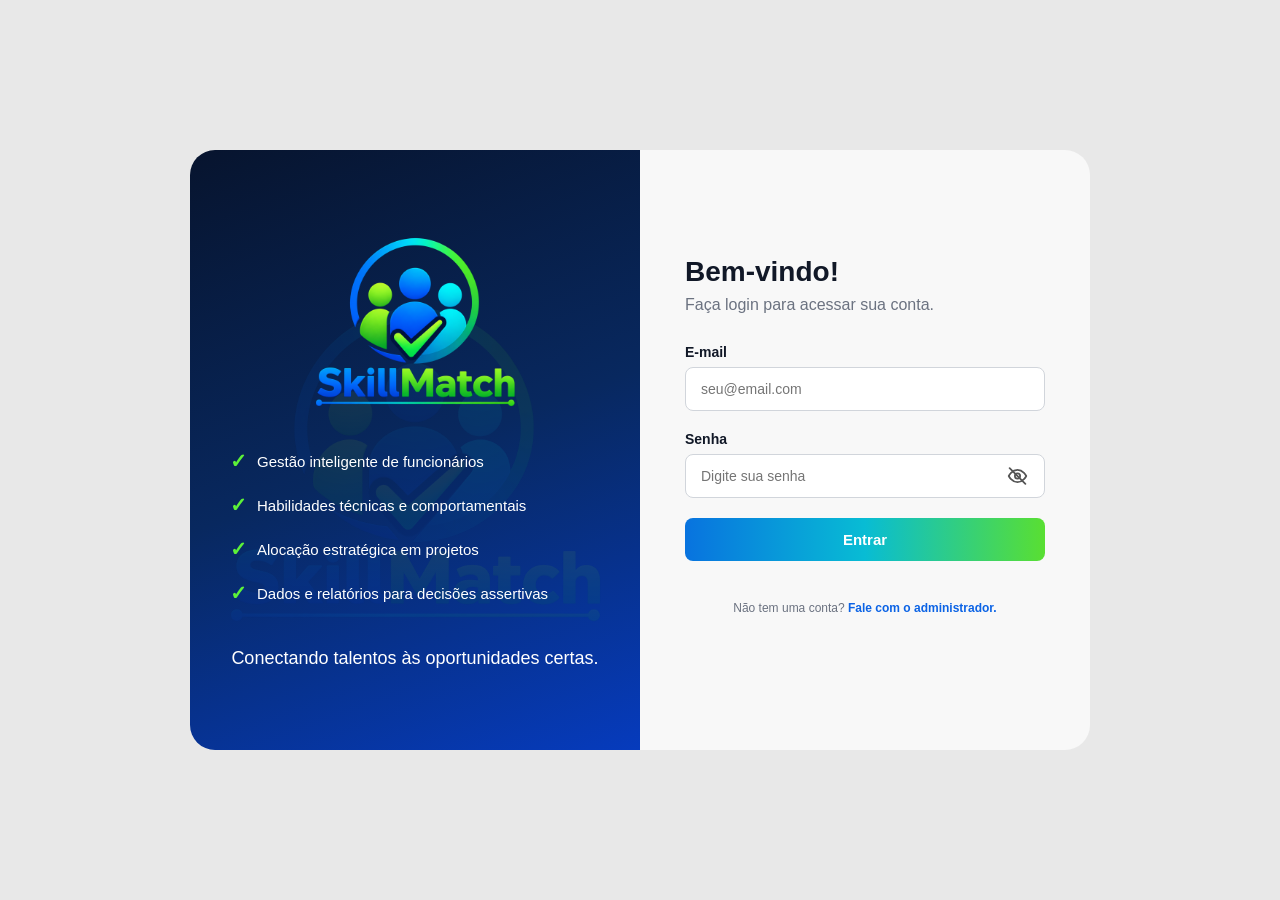
<file: finalproj/frontend/perfil.html>
<!DOCTYPE html>
<html lang="pt-BR">

<head>
    <meta charset="UTF-8">
    <meta name="viewport" content="width=device-width, initial-scale=1.0">

    <title>Perfil - SkillMatch</title>

    <link rel="stylesheet" href="css/style.css">
    <link rel="stylesheet" href="css/perfil.css">
</head>

<body>

    <div class="app">

        <!-- SIDEBAR -->
        <aside class="sidebar">

            <div class="sidebar-logo">
                <img src="logo-skillmatch.png" alt="Logo SkillMatch">
            </div>

            <nav class="menu-lateral">

                <a href="perfil.html" class="menu-item ativo">

                    <svg class="menu-icone" viewBox="0 0 24 24">
                        <circle cx="12" cy="8" r="4"></circle>
                        <path d="M4 20c0-4 3.5-7 8-7s8 3 8 7"></path>
                    </svg>

                    <span>Perfil</span>

                </a>

                <a href="habilidades.html" class="menu-item">

                    <svg class="menu-icone" viewBox="0 0 24 24">
                        <path d="M14.7 6.3a4 4 0 0 0-5 5L3 18l3 3 6.7-6.7a4 4 0 0 0 5-5l-3 3-3-3 3-3z"></path>
                    </svg>

                    <span>Habilidades</span>

                </a>

                <a href="cursos-certificacoes.html" class="menu-item">

                    <svg class="menu-icone" viewBox="0 0 24 24">
                        <path d="M4 5h7a3 3 0 0 1 3 3v11H7a3 3 0 0 0-3 3z"></path>
                        <path d="M20 5h-7a3 3 0 0 0-3 3v11h7a3 3 0 0 1 3 3z"></path>
                    </svg>

                    <span>Cursos / Certificações</span>

                </a>

                <a href="experiencias.html" class="menu-item">

                    <svg class="menu-icone" viewBox="0 0 24 24">
                        <rect x="3" y="7" width="18" height="13" rx="2"></rect>
                        <path d="M8 7V5a2 2 0 0 1 2-2h4a2 2 0 0 1 2 2v2"></path>
                    </svg>

                    <span>Experiências</span>

                </a>

                <a href="relatorios.html" class="menu-item">

                    <svg class="menu-icone" viewBox="0 0 24 24">
                        <path d="M4 20V10"></path>
                        <path d="M10 20V4"></path>
                        <path d="M16 20v-7"></path>
                        <path d="M22 20H2"></path>
                    </svg>

                    <span>Relatórios</span>

                </a>

                <a href="configuracoes.html" class="menu-item">

                    <svg class="menu-icone" viewBox="0 0 24 24">
                        <circle cx="12" cy="12" r="3"></circle>
                        <path d="M19.4 15a1.7 1.7 0 0 0 .3 1.9l.1.1-2.8 2.8-.1-.1a1.7 1.7 0 0 0-1.9-.3 1.7 1.7 0 0 0-1 1.6V21h-4v-.1a1.7 1.7 0 0 0-1-1.6 1.7 1.7 0 0 0-1.9.3l-.1.1-2.8-2.8.1-.1A1.7 1.7 0 0 0 4.6 15 1.7 1.7 0 0 0 3 14H3v-4h.1a1.7 1.7 0 0 0 1.6-1 1.7 1.7 0 0 0-.3-1.9l-.1-.1 2.8-2.8.1.1A1.7 1.7 0 0 0 9 4.6 1.7 1.7 0 0 0 10 3V3h4v.1a1.7 1.7 0 0 0 1 1.6 1.7 1.7 0 0 0 1.9-.3l.1-.1 2.8 2.8-.1.1a1.7 1.7 0 0 0-.3 1.9 1.7 1.7 0 0 0 1.6 1H21v4h-.1a1.7 1.7 0 0 0-1.5 1z"></path>
                    </svg>

                    <span>Configurações</span>

                </a>

            </nav>

        </aside>


        <!-- CONTEÚDO -->
        <main class="conteudo">

            <!-- TOPO -->
            <header class="topo">

                <div class="titulo-pagina">

                    <h1>Meu Perfil</h1>

                    <p>
                        Visualize suas informações profissionais.
                    </p>

                </div>


                <div class="usuario-topo">

                    <div class="avatar-pequeno">
                        👤
                    </div>

                    <div>

                        <strong id="topo-nome">
                            Carregando...
                        </strong>

                        <span>
                            Colaborador
                        </span>

                    </div>

                </div>

            </header>


            <section class="perfil-container">

                <!-- PERFIL ESQUERDO -->
                <aside class="cartao perfil-pessoal">

                    <!-- FOTO -->
                    <div class="foto-perfil-container">

                        <div
                            class="foto-placeholder"
                            id="foto-placeholder"
                        >
                            👤
                        </div>

                        <img
                            id="foto-perfil"
                            class="foto-imagem"
                            alt=""
                            hidden
                        >

                        <label
                            for="input-foto"
                            class="botao-foto"
                            title="Alterar foto"
                        >

                            <svg viewBox="0 0 24 24">

                                <path d="M14.5 4l1.5 2H20a2 2 0 0 1 2 2v10a2 2 0 0 1-2 2H4a2 2 0 0 1-2-2V8a2 2 0 0 1 2-2h4l1.5-2h5z"></path>

                                <circle
                                    cx="12"
                                    cy="13"
                                    r="4"
                                ></circle>

                            </svg>

                        </label>

                        <input
                            type="file"
                            id="input-foto"
                            accept="image/png, image/jpeg, image/webp"
                            hidden
                        >

                    </div>


                    <h2 id="perfil-nome">
                        Carregando...
                    </h2>

                    <p
                        class="cargo"
                        id="perfil-cargo"
                    >
                        Carregando...
                    </p>

                    <p
                        class="setor"
                        id="perfil-setor"
                    >
                        Carregando...
                    </p>

                    <span
                        class="status"
                        id="perfil-status"
                    >
                        -
                    </span>


                    <div class="dados-pessoais">

                        <div>

                            <span>Matrícula</span>

                            <strong id="perfil-matricula">
                                -
                            </strong>

                        </div>


                        <div>

                            <span>Contato</span>

                            <strong id="perfil-contato">
                                -
                            </strong>

                        </div>


                        <div>

                            <span>Data de admissão</span>

                            <strong id="perfil-admissao">
                                -
                            </strong>

                        </div>

                    </div>

                </aside>


                <!-- COLUNA DIREITA -->
                <div class="perfil-detalhes">

                    <nav class="abas-perfil">

                        <a
                            href="perfil.html"
                            class="aba ativa"
                        >
                            Visão Geral
                        </a>

                        <a
                            href="habilidades.html"
                            class="aba"
                        >
                            Habilidades
                        </a>

                        <a
                            href="cursos-certificacoes.html"
                            class="aba"
                        >
                            Cursos / Certificações
                        </a>

                        <a
                            href="experiencias.html"
                            class="aba"
                        >
                            Experiências
                        </a>

                    </nav>


                    <!-- RESUMO -->
                    <section class="cartao">

                        <div class="cabecalho-card">

                            <div>

                                <h2>
                                    Resumo Profissional
                                </h2>

                                <p>
                                    Visão geral das suas informações cadastradas.
                                </p>

                            </div>

                        </div>


                        <div class="cards-resumo">

                            <div class="resumo-card">

                                <span>
                                    Habilidades
                                </span>

                                <strong>8</strong>

                                <p>
                                    Cadastradas
                                </p>

                            </div>


                            <div class="resumo-card">

                                <span>
                                    Cursos
                                </span>

                                <strong>4</strong>

                                <p>
                                    Realizados
                                </p>

                            </div>


                            <div class="resumo-card">

                                <span>
                                    Certificações
                                </span>

                                <strong>3</strong>

                                <p>
                                    Obtidas
                                </p>

                            </div>


                            <div class="resumo-card">

                                <span>
                                    Experiências
                                </span>

                                <strong>5</strong>

                                <p>
                                    Registradas
                                </p>

                            </div>

                        </div>

                    </section>


                    <!-- PARTE INFERIOR -->
                    <div class="grid-inferior">

                        <section class="cartao">

                            <h2>
                                Principais Habilidades
                            </h2>


                            <div class="habilidade">

                                <div class="habilidade-info">

                                    <span>
                                        JavaScript
                                    </span>

                                    <strong>
                                        90%
                                    </strong>

                                </div>

                                <div class="barra">
                                    <div class="progresso azul nivel-90"></div>
                                </div>

                            </div>


                            <div class="habilidade">

                                <div class="habilidade-info">

                                    <span>
                                        Banco de Dados
                                    </span>

                                    <strong>
                                        85%
                                    </strong>

                                </div>

                                <div class="barra">
                                    <div class="progresso verde nivel-85"></div>
                                </div>

                            </div>


                            <div class="habilidade">

                                <div class="habilidade-info">

                                    <span>
                                        Python
                                    </span>

                                    <strong>
                                        70%
                                    </strong>

                                </div>

                                <div class="barra">
                                    <div class="progresso azul nivel-70"></div>
                                </div>

                            </div>


                            <div class="habilidade">

                                <div class="habilidade-info">

                                    <span>
                                        Trabalho em equipe
                                    </span>

                                    <strong>
                                        90%
                                    </strong>

                                </div>

                                <div class="barra">
                                    <div class="progresso verde nivel-90"></div>
                                </div>

                            </div>

                        </section>


                        <!-- INFORMAÇÕES PROFISSIONAIS -->
                        <section class="cartao">

                            <h2>
                                Informações Profissionais
                            </h2>

                            <div class="informacoes">

                                <div>

                                    <span>
                                        Cargo
                                    </span>

                                    <strong id="info-cargo">
                                        -
                                    </strong>

                                </div>


                                <div>

                                    <span>
                                        Setor
                                    </span>

                                    <strong id="info-setor">
                                        -
                                    </strong>

                                </div>


                                <div>

                                    <span>
                                        Status
                                    </span>

                                    <strong id="info-status">
                                        -
                                    </strong>

                                </div>


                                <div>

                                    <span>
                                        Admissão
                                    </span>

                                    <strong id="info-admissao">
                                        -
                                    </strong>

                                </div>

                            </div>

                        </section>

                    </div>

                </div>

            </section>

        </main>

    </div>


    <script src="js/supabase.js"></script>
    <script src="js/perfil.js"></script>

</body>

</html>
</file>
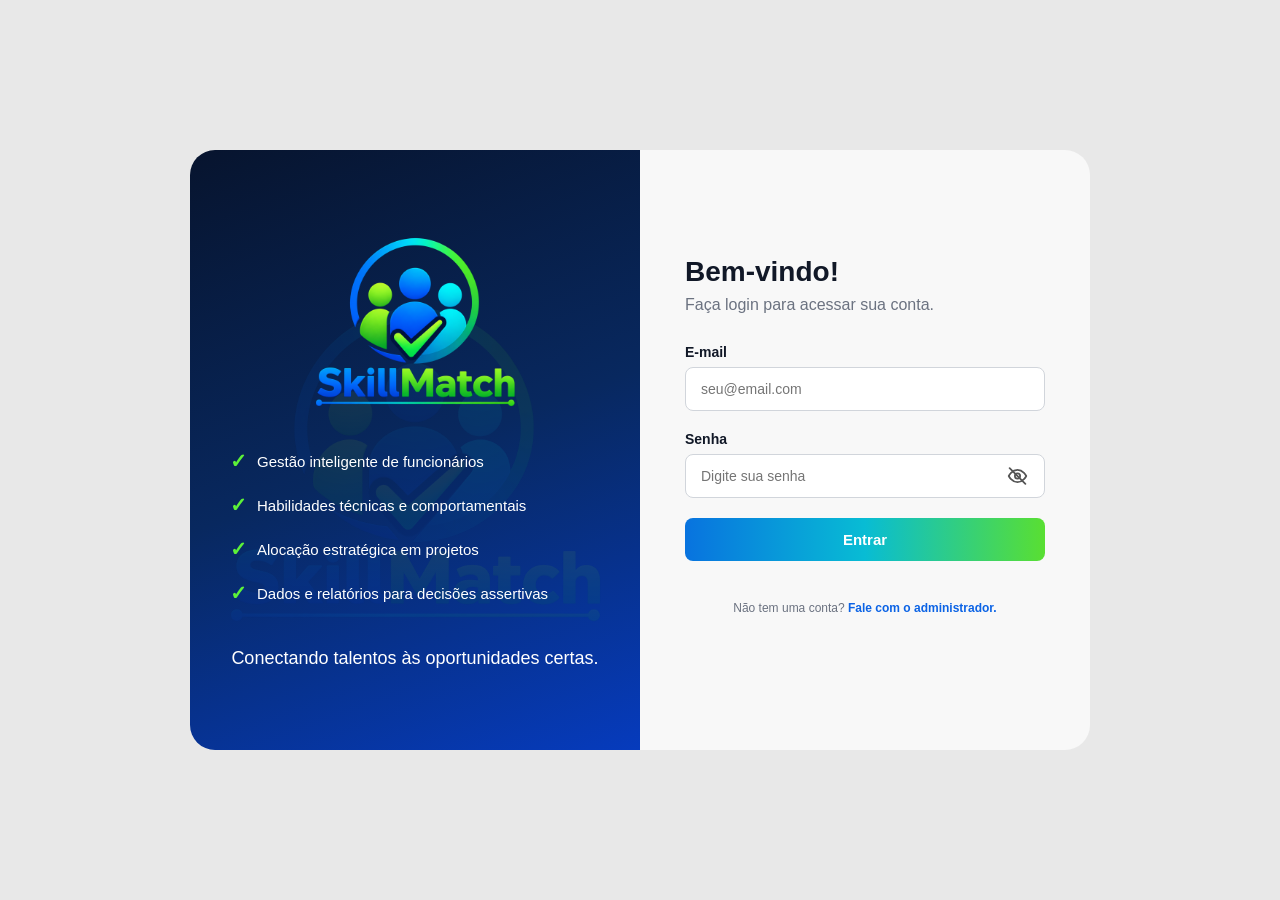
<file: finalproj/frontend/relatorios.html>
<!DOCTYPE html>
<html lang="pt-BR">

<head>
    <meta charset="UTF-8">
    <meta name="viewport" content="width=device-width, initial-scale=1.0">

    <title>Meus Relatórios - SkillMatch</title>

    <link rel="stylesheet" href="css/style.css">
    <link rel="stylesheet" href="css/relatorios.css">
</head>

<body>

    <div class="app">

        <!-- MENU LATERAL -->
        <aside class="sidebar">

            <div class="sidebar-logo">
                <img src="logo-skillmatch.png" alt="Logo SkillMatch">
            </div>

            <nav class="menu-lateral">

                <a href="perfil.html" class="menu-item">

                    <svg class="menu-icone" viewBox="0 0 24 24">
                        <circle cx="12" cy="8" r="4"></circle>
                        <path d="M4 20c0-4 3.5-7 8-7s8 3 8 7"></path>
                    </svg>

                    <span>Perfil</span>

                </a>


                <a href="habilidades.html" class="menu-item">

                    <svg class="menu-icone" viewBox="0 0 24 24">
                        <path d="M14.7 6.3a4 4 0 0 0-5 5L3 18l3 3 6.7-6.7a4 4 0 0 0 5-5l-3 3-3-3 3-3z"></path>
                    </svg>

                    <span>Habilidades</span>

                </a>


                <a href="cursos-certificacoes.html" class="menu-item">

                    <svg class="menu-icone" viewBox="0 0 24 24">
                        <path d="M4 5h7a3 3 0 0 1 3 3v11H7a3 3 0 0 0-3 3z"></path>
                        <path d="M20 5h-7a3 3 0 0 0-3 3v11h7a3 3 0 0 1 3 3z"></path>
                    </svg>

                    <span>Cursos / Certificações</span>

                </a>


                <a href="experiencias.html" class="menu-item">

                    <svg class="menu-icone" viewBox="0 0 24 24">
                        <rect x="3" y="7" width="18" height="13" rx="2"></rect>
                        <path d="M8 7V5a2 2 0 0 1 2-2h4a2 2 0 0 1 2 2v2"></path>
                    </svg>

                    <span>Experiências</span>

                </a>


                <a href="relatorios.html" class="menu-item ativo">

                    <svg class="menu-icone" viewBox="0 0 24 24">
                        <path d="M4 20V10"></path>
                        <path d="M10 20V4"></path>
                        <path d="M16 20v-7"></path>
                        <path d="M22 20H2"></path>
                    </svg>

                    <span>Relatórios</span>

                </a>


                <a href="configuracoes.html" class="menu-item">

                    <svg class="menu-icone" viewBox="0 0 24 24">
                        <circle cx="12" cy="12" r="3"></circle>
                        <path d="M19.4 15a1.7 1.7 0 0 0 .3 1.9l.1.1-2.8 2.8-.1-.1a1.7 1.7 0 0 0-1.9-.3 1.7 1.7 0 0 0-1 1.6V21h-4v-.1a1.7 1.7 0 0 0-1-1.6 1.7 1.7 0 0 0-1.9.3l-.1.1-2.8-2.8.1-.1A1.7 1.7 0 0 0 4.6 15 1.7 1.7 0 0 0 3 14H3v-4h.1a1.7 1.7 0 0 0 1.6-1 1.7 1.7 0 0 0-.3-1.9l-.1-.1 2.8-2.8.1.1A1.7 1.7 0 0 0 9 4.6 1.7 1.7 0 0 0 10 3V3h4v.1a1.7 1.7 0 0 0 1 1.6 1.7 1.7 0 0 0 1.9-.3l.1-.1 2.8 2.8-.1.1a1.7 1.7 0 0 0-.3 1.9 1.7 1.7 0 0 0 1.6 1H21v4h-.1a1.7 1.7 0 0 0-1.5 1z"></path>
                    </svg>

                    <span>Configurações</span>

                </a>

            </nav>

        </aside>


        <!-- CONTEÚDO PRINCIPAL -->
        <div class="conteudo">

            <header class="topo">

                <div class="titulo-pagina">

                    <h1>Meus Relatórios</h1>

                    <p>
                        Acompanhe sua evolução profissional e o desenvolvimento das suas competências.
                    </p>

                </div>


                <div class="usuario-topo">

                    <div class="avatar-pequeno">
                        👤
                    </div>

                    <div>

                        <strong id="topo-nome">
                            Carregando...
                        </strong>

                        <span>
                            Colaborador
                        </span>

                    </div>

                </div>

            </header>


            <main class="relatorios-container">


                <!-- =====================================
                     RESUMO
                ====================================== -->

                <section class="cards-resumo">

                    <article class="resumo-card">

                        <span>
                            Habilidades
                        </span>

                        <strong id="total-habilidades">
                            0
                        </strong>

                        <p>
                            competências cadastradas
                        </p>

                    </article>


                    <article class="resumo-card">

                        <span>
                            Cursos concluídos
                        </span>

                        <strong id="total-cursos-concluidos">
                            0
                        </strong>

                        <p>
                            cursos finalizados
                        </p>

                    </article>


                    <article class="resumo-card">

                        <span>
                            Certificações
                        </span>

                        <strong id="total-certificacoes">
                            0
                        </strong>

                        <p>
                            certificações cadastradas
                        </p>

                    </article>


                    <article class="resumo-card">

                        <span>
                            Experiências
                        </span>

                        <strong id="total-experiencias">
                            0
                        </strong>

                        <p>
                            experiências registradas
                        </p>

                    </article>

                </section>


                <div class="grid-relatorios">


                    <!-- =====================================
                         EVOLUÇÃO DAS HABILIDADES
                    ====================================== -->

                    <section class="cartao">

                        <div class="cabecalho-secao">

                            <div>

                                <h2>
                                    Evolução das Habilidades
                                </h2>

                                <p>
                                    Visão resumida dos seus principais níveis de conhecimento.
                                </p>

                            </div>

                        </div>


                        <div
                            class="lista-habilidades"
                            id="lista-habilidades-relatorio"
                        >

                            <p>
                                Carregando habilidades...
                            </p>

                        </div>

                    </section>


                    <!-- =====================================
                         DESENVOLVIMENTO PROFISSIONAL
                    ====================================== -->

                    <section class="cartao">

                        <div class="cabecalho-secao">

                            <div>

                                <h2>
                                    Desenvolvimento Profissional
                                </h2>

                                <p>
                                    Resumo das atividades registradas no seu perfil.
                                </p>

                            </div>

                        </div>


                        <div class="desenvolvimento-lista">


                            <div class="desenvolvimento-item">

                                <div>

                                    <span>
                                        Cursos concluídos
                                    </span>

                                    <small>
                                        Formações finalizadas
                                    </small>

                                </div>

                                <strong id="desenvolvimento-cursos-concluidos">
                                    0
                                </strong>

                            </div>


                            <div class="desenvolvimento-item">

                                <div>

                                    <span>
                                        Cursos em andamento
                                    </span>

                                    <small>
                                        Formações atuais
                                    </small>

                                </div>

                                <strong id="desenvolvimento-cursos-andamento">
                                    0
                                </strong>

                            </div>


                            <div class="desenvolvimento-item">

                                <div>

                                    <span>
                                        Certificações
                                    </span>

                                    <small>
                                        Certificações cadastradas
                                    </small>

                                </div>

                                <strong id="desenvolvimento-certificacoes">
                                    0
                                </strong>

                            </div>


                            <div class="desenvolvimento-item">

                                <div>

                                    <span>
                                        Experiências registradas
                                    </span>

                                    <small>
                                        Histórico profissional
                                    </small>

                                </div>

                                <strong id="desenvolvimento-experiencias">
                                    0
                                </strong>

                            </div>

                        </div>

                    </section>

                </div>


                <!-- =====================================
                     RESUMO PROFISSIONAL
                ====================================== -->

                <section class="cartao resumo-profissional">

                    <div class="cabecalho-secao">

                        <div>

                            <h2>
                                Resumo Profissional
                            </h2>

                            <p>
                                Síntese das principais informações do seu perfil.
                            </p>

                        </div>

                    </div>


                    <div class="resumo-profissional-grid">


                        <div>

                            <span>
                                Principal habilidade
                            </span>

                            <strong id="principal-habilidade">
                                -
                            </strong>

                        </div>


                        <div>

                            <span>
                                Nível mais alto
                            </span>

                            <strong id="nivel-mais-alto">
                                -
                            </strong>

                        </div>


                        <div>

                            <span>
                                Tempo de experiência
                            </span>

                            <strong id="tempo-experiencia">
                                -
                            </strong>

                        </div>


                        <div>

                            <span>
                                Última atualização
                            </span>

                            <strong id="ultima-atualizacao">
                                -
                            </strong>

                        </div>

                    </div>

                </section>

            </main>

        </div>

    </div>


    <!-- SUPABASE -->
    <script src="js/supabase.js"></script>

    <!-- RELATÓRIOS -->
    <script src="js/relatorios.js"></script>

</body>

</html>
</file>
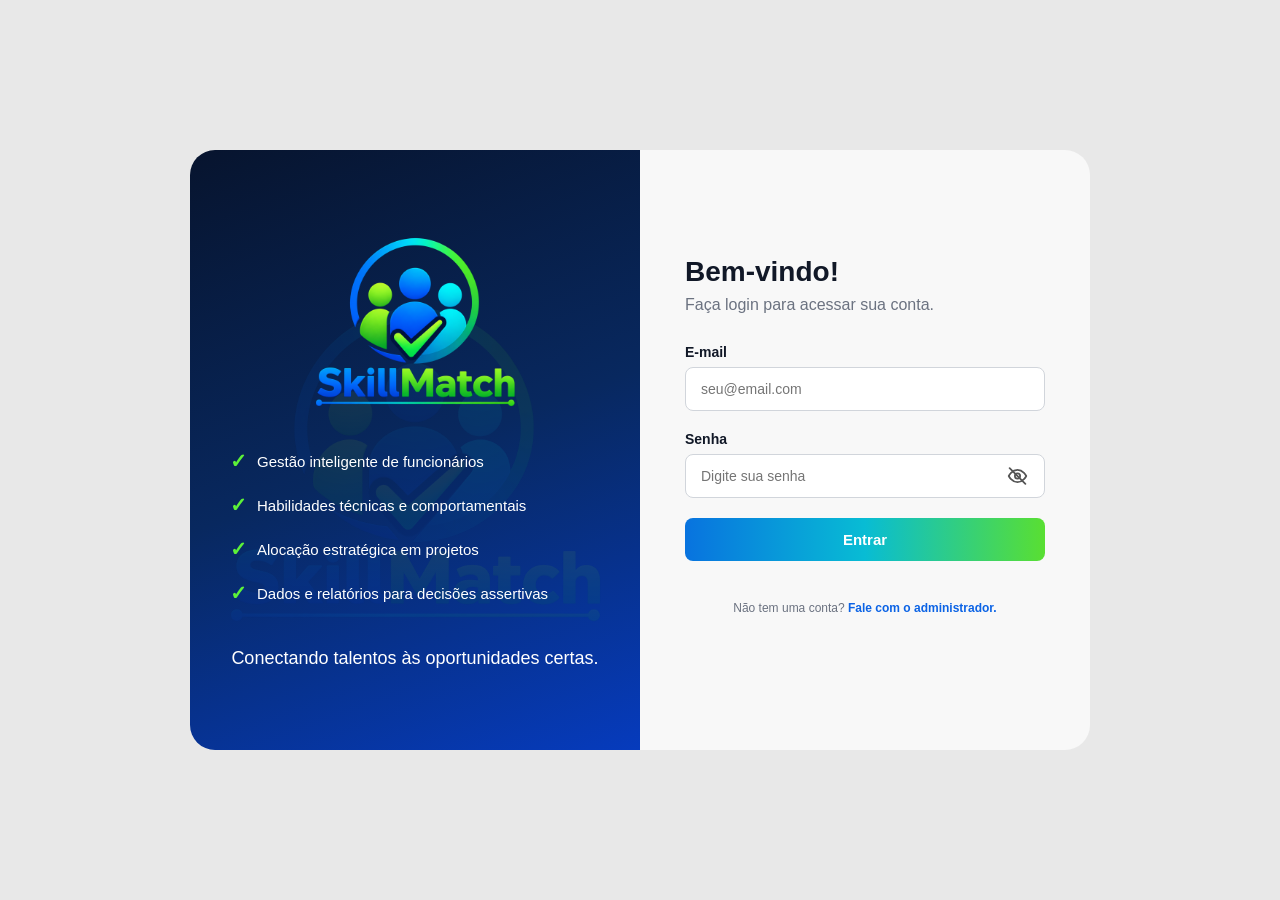
<file: finalproj/frontend/rh/colaboradores-rh.html>
<!DOCTYPE html>
<html lang="pt-BR">

<head>

    <meta charset="UTF-8">

    <meta
        name="viewport"
        content="width=device-width, initial-scale=1.0"
    >

    <title>Colaboradores | SkillMatch</title>

    <!-- Mesmo padrão visual do Dashboard RH -->
    <link
        rel="stylesheet"
        href="css/dashboard-rh.css"
    >

    <link
        rel="stylesheet"
        href="css/colaboradores-rh.css"
    >

</head>


<body>


    <div class="layout">


        <aside class="sidebar">


            <div class="sidebar-logo">

                <img
                    src="../logo-skillmatch.png"
                    alt="SkillMatch"
                >

            </div>


            <nav class="sidebar-menu">


                <a
                    href="dashboard-rh.html"
                    class="menu-item"
                >

                    <span class="menu-icone">
                        ⌂
                    </span>

                    <span>
                        Dashboard
                    </span>

                </a>


                <a
                    href="colaboradores-rh.html"
                    class="menu-item ativo"
                >

                    <span class="menu-icone">
                        ♙
                    </span>

                    <span>
                        Colaboradores
                    </span>

                </a>


                <a
                    href="projetos-rh.html"
                    class="menu-item"
                >

                    <span class="menu-icone">
                        ◫
                    </span>

                    <span>
                        Projetos
                    </span>

                </a>


                <a
                    href="matching-rh.html"
                    class="menu-item"
                >

                    <span class="menu-icone">
                        ✦
                    </span>

                    <span>
                        Matching
                    </span>

                </a>


                <a
                    href="relatorios-rh.html"
                    class="menu-item"
                >

                    <span class="menu-icone">
                        ▤
                    </span>

                    <span>
                        Relatórios
                    </span>

                </a>


                <a
                    href="configuracoes-rh.html"
                    class="menu-item"
                >

                    <span class="menu-icone">
                        ⚙
                    </span>

                    <span>
                        Configurações
                    </span>

                </a>


            </nav>


        </aside>


        <!-- =========================
             CONTEÚDO
        ========================== -->

        <main class="conteudo">


            <!-- =========================
                 TOPO
            ========================== -->

            <header class="topo">


                <div class="topo-titulo">

                    <h1>
                        Colaboradores
                    </h1>

                    <p>
                        Gerencie os colaboradores cadastrados.
                    </p>

                </div>


                <div class="usuario-topo">


                    <div
                        class="usuario-avatar"
                        id="usuario-avatar"
                    >
                        RH
                    </div>


                    <div class="usuario-info">

                        <strong id="topo-nome">
                            Carregando...
                        </strong>

                        <span>
                            Recursos Humanos
                        </span>

                    </div>


                </div>


            </header>


            <!-- =========================
                 PÁGINA
            ========================== -->

            <section class="pagina colaboradores-pagina">


                <!-- =========================
                     CABEÇALHO
                ========================== -->

                <div class="cabecalho-pagina">


                    <div>

                        <span class="titulo-menor">
                            GESTÃO DE EQUIPE
                        </span>

                        <h2>
                            Gestão de Colaboradores
                        </h2>

                        <p>
                            Consulte, filtre e cadastre funcionários.
                        </p>

                    </div>


                    <button
                        type="button"
                        class="botao-principal"
                        id="abrir-modal-colaborador"
                    >

                        <span>
                            +
                        </span>

                        Novo colaborador

                    </button>


                </div>


                <!-- =========================
                     RESUMO
                ========================== -->

                <div class="cards-colaboradores">


                    <div class="resumo-colaborador">

                        <span>
                            Total
                        </span>

                        <strong id="total-colaboradores">
                            0
                        </strong>

                        <p>
                            colaboradores
                        </p>

                    </div>


                    <div class="resumo-colaborador">

                        <span>
                            Ativos
                        </span>

                        <strong id="total-ativos">
                            0
                        </strong>

                        <p>
                            funcionários ativos
                        </p>

                    </div>


                    <div class="resumo-colaborador">

                        <span>
                            Inativos
                        </span>

                        <strong id="total-inativos">
                            0
                        </strong>

                        <p>
                            funcionários inativos
                        </p>

                    </div>


                </div>


                <!-- =========================
                     PAINEL
                ========================== -->

                <section class="painel painel-colaboradores">


                    <!-- =========================
                         FILTROS
                    ========================== -->

                    <div class="barra-filtros">


                        <div class="campo-pesquisa">

                            <span>
                                ⌕
                            </span>

                            <input
                                type="text"
                                id="pesquisa-colaborador"
                                placeholder="Pesquisar por nome..."
                            >

                        </div>


                        <select id="filtro-setor">

                            <option value="">
                                Todos os setores
                            </option>

                        </select>


                        <select id="filtro-cargo">

                            <option value="">
                                Todos os cargos
                            </option>

                        </select>


                        <select id="filtro-status">

                            <option value="">
                                Todos os status
                            </option>

                            <option value="true">
                                Ativos
                            </option>

                            <option value="false">
                                Inativos
                            </option>

                        </select>


                    </div>


                    <!-- =========================
                         TABELA
                    ========================== -->

                    <div class="tabela-container">


                        <table class="tabela-colaboradores">


                            <thead>

                                <tr>

                                    <th>
                                        Colaborador
                                    </th>

                                    <th>
                                        Matrícula
                                    </th>

                                    <th>
                                        Cargo
                                    </th>

                                    <th>
                                        Setor
                                    </th>

                                    <th>
                                        Status
                                    </th>

                                    <th>
                                        Admissão
                                    </th>

                                    <th>
                                        Ações
                                    </th>

                                </tr>

                            </thead>


                            <tbody id="corpo-tabela-colaboradores">

                                <tr>

                                    <td
                                        colspan="7"
                                        class="tabela-vazia"
                                    >
                                        Carregando colaboradores...
                                    </td>

                                </tr>

                            </tbody>


                        </table>


                    </div>


                </section>


            </section>


        </main>


    </div>


    <!-- =========================
         MODAL COLABORADOR
    ========================== -->

    <div
        class="modal"
        id="modal-colaborador"
        hidden
    >


        <div class="modal-fundo"></div>


        <div class="modal-conteudo">


            <div class="modal-cabecalho">


                <div>

                    <h2 id="titulo-modal-colaborador">
                        Novo colaborador
                    </h2>

                    <p id="descricao-modal-colaborador">
                        Cadastre um novo funcionário no SkillMatch.
                    </p>

                </div>


                <button
                    type="button"
                    class="botao-fechar"
                    id="fechar-modal-colaborador"
                >
                    ×
                </button>


            </div>


            <form id="form-colaborador">


                <input
                    type="hidden"
                    id="colaborador-id"
                >


                <div class="grade-formulario">


                    <div class="campo campo-grande">

                        <label for="colaborador-nome">
                            Nome completo
                        </label>

                        <input
                            type="text"
                            id="colaborador-nome"
                            required
                        >

                    </div>


                    <div class="campo">

                        <label for="colaborador-matricula">
                            Matrícula
                        </label>

                        <input
                            type="number"
                            id="colaborador-matricula"
                            required
                        >

                    </div>


                    <div class="campo">

                        <label for="colaborador-contato">
                            Contato
                        </label>

                        <input
                            type="text"
                            id="colaborador-contato"
                            required
                        >

                    </div>


                    <div class="campo">

                        <label for="colaborador-setor">
                            Setor
                        </label>

                        <select
                            id="colaborador-setor"
                            required
                        >

                            <option value="">
                                Selecione
                            </option>

                        </select>

                    </div>


                    <div class="campo">

                        <label for="colaborador-cargo">
                            Cargo
                        </label>

                        <select
                            id="colaborador-cargo"
                            required
                        >

                            <option value="">
                                Selecione
                            </option>

                        </select>

                    </div>


                    <div class="campo">

                        <label for="colaborador-admissao">
                            Data de admissão
                        </label>

                        <input
                            type="date"
                            id="colaborador-admissao"
                            required
                        >

                    </div>


                    <div class="campo">

                        <label for="colaborador-status">
                            Status
                        </label>

                        <select
                            id="colaborador-status"
                            required
                        >

                            <option value="true">
                                Ativo
                            </option>

                            <option value="false">
                                Inativo
                            </option>

                        </select>

                    </div>


                    <!-- DADOS DE LOGIN -->

                    <div
                        class="separador-formulario campo-grande"
                        id="area-login"
                    >

                        <h3>
                            Dados de acesso
                        </h3>

                        <p>
                            O novo funcionário receberá automaticamente
                            o perfil Funcionário.
                        </p>

                    </div>


                    <div
                        class="campo"
                        id="campo-login"
                    >

                        <label for="colaborador-login">
                            Login / E-mail
                        </label>

                        <input
                            type="text"
                            id="colaborador-login"
                        >

                    </div>


                    <div
                        class="campo"
                        id="campo-senha"
                    >

                        <label for="colaborador-senha">
                            Senha inicial
                        </label>

                        <input
                            type="password"
                            id="colaborador-senha"
                        >

                    </div>


                </div>


                <p
                    class="mensagem-formulario"
                    id="mensagem-formulario"
                >
                </p>


                <div class="modal-acoes">


                    <button
                        type="button"
                        class="botao-secundario"
                        id="cancelar-colaborador"
                    >
                        Cancelar
                    </button>


                    <button
                        type="submit"
                        class="botao-principal"
                        id="salvar-colaborador"
                    >
                        Salvar colaborador
                    </button>


                </div>


            </form>


        </div>


    </div>


    <!-- =========================
         MODAL DETALHES
    ========================== -->

    <div
        class="modal"
        id="modal-detalhes"
        hidden
    >


        <div class="modal-fundo"></div>


        <div class="modal-conteudo modal-detalhes-conteudo">


            <div class="modal-cabecalho">

                <div>

                    <h2>
                        Detalhes do colaborador
                    </h2>

                    <p>
                        Informações cadastradas no sistema.
                    </p>

                </div>


                <button
                    type="button"
                    class="botao-fechar"
                    id="fechar-modal-detalhes"
                >
                    ×
                </button>

            </div>


            <div
                class="detalhes-colaborador"
                id="detalhes-colaborador"
            >
            </div>


        </div>


    </div>


    <!-- =========================
         JAVASCRIPT
    ========================== -->

    <script src="../js/supabase.js"></script>

    <script src="js/colaboradores-rh.js"></script>


</body>

</html>
</file>
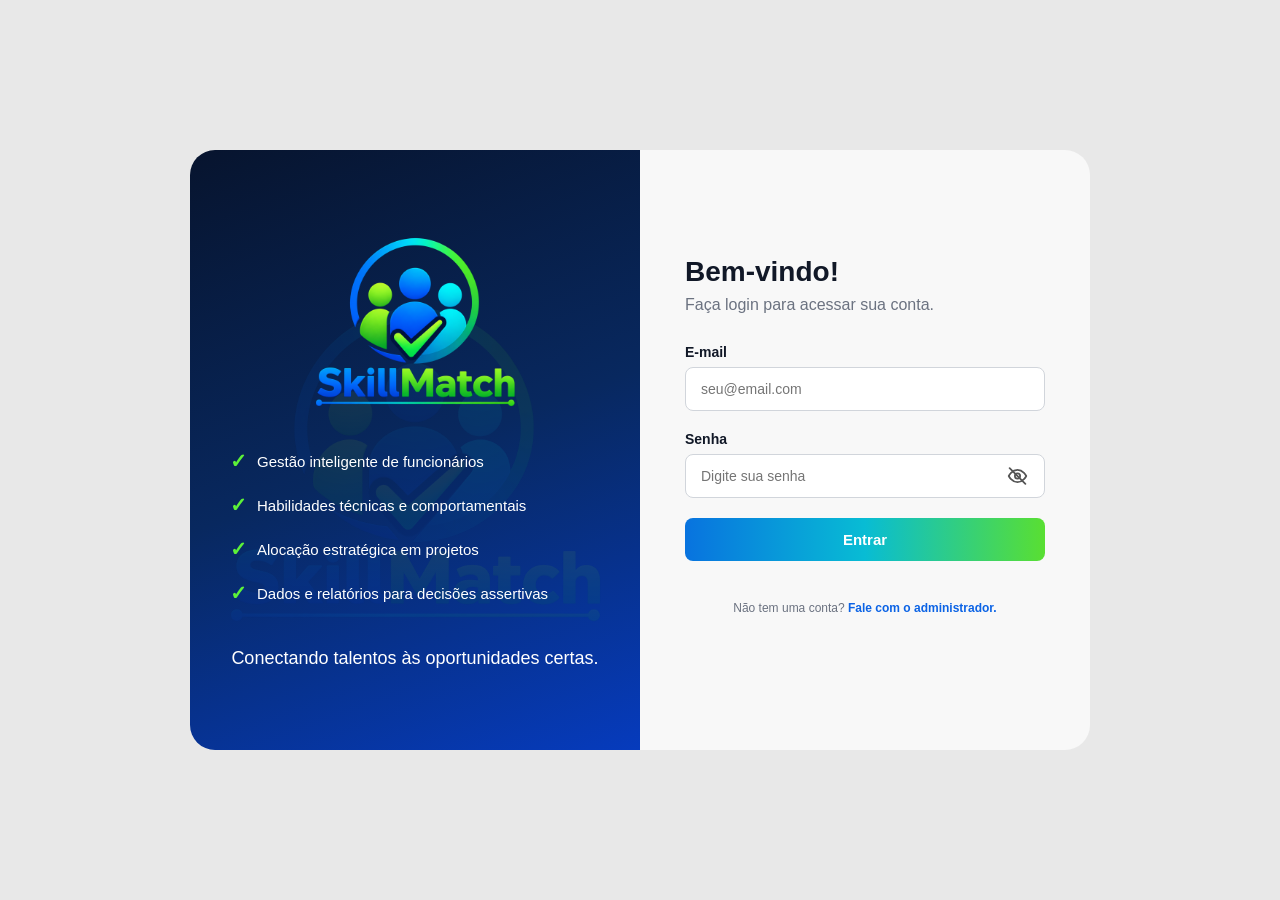
<file: finalproj/frontend/rh/configuracoes-rh.html>
<!DOCTYPE html>
<html lang="pt-BR">

<head>
    <meta charset="UTF-8">

    <meta
        name="viewport"
        content="width=device-width, initial-scale=1.0"
    >

    <title>Configurações | SkillMatch</title>

    <link
        rel="stylesheet"
        href="css/dashboard-rh.css"
    >

    <link
        rel="stylesheet"
        href="css/configuracoes-rh.css"
    >
</head>

<body>

    <div class="layout">

        <aside class="sidebar">

            <div class="sidebar-logo">

                <img
                    src="../logo-skillmatch.png"
                    alt="SkillMatch"
                >

            </div>

            <nav class="sidebar-menu">

                <a
                    href="dashboard-rh.html"
                    class="menu-item"
                >
                    <span class="menu-icone">⌂</span>
                    <span>Dashboard</span>
                </a>

                <a
                    href="colaboradores-rh.html"
                    class="menu-item"
                >
                    <span class="menu-icone">♙</span>
                    <span>Colaboradores</span>
                </a>

                <a
                    href="projetos-rh.html"
                    class="menu-item"
                >
                    <span class="menu-icone">◫</span>
                    <span>Projetos</span>
                </a>

                <a
                    href="matching-rh.html"
                    class="menu-item"
                >
                    <span class="menu-icone">✦</span>
                    <span>Matching</span>
                </a>

                <a
                    href="relatorios-rh.html"
                    class="menu-item"
                >
                    <span class="menu-icone">▤</span>
                    <span>Relatórios</span>
                </a>

                <a
                    href="configuracoes-rh.html"
                    class="menu-item ativo"
                >
                    <span class="menu-icone">⚙</span>
                    <span>Configurações</span>
                </a>

            </nav>

        </aside>


        <main class="conteudo">

            <header class="topo">

                <div class="topo-titulo">

                    <h1>
                        Configurações
                    </h1>

                    <p>
                        Gerencie suas informações e preferências.
                    </p>

                </div>

                <div class="usuario-topo">

                    <div
                        class="usuario-avatar"
                        id="usuario-avatar"
                    >
                        RH
                    </div>

                    <div class="usuario-info">

                        <strong id="topo-nome">
                            Carregando...
                        </strong>

                        <span>
                            Recursos Humanos
                        </span>

                    </div>

                </div>

            </header>


            <section class="pagina configuracoes-pagina">

                <div class="cabecalho-configuracoes">

                    <div>

                        <span class="titulo-menor">
                            PREFERÊNCIAS
                        </span>

                        <h2>
                            Configurações da conta
                        </h2>

                        <p>
                            Consulte seus dados e personalize algumas preferências do sistema.
                        </p>

                    </div>

                </div>


                <!-- PERFIL -->

                <section class="painel configuracao-card">

                    <div class="configuracao-cabecalho">

                        <div>

                            <h3>
                                Perfil do RH
                            </h3>

                            <p>
                                Informações vinculadas à sua conta.
                            </p>

                        </div>

                    </div>


                    <div class="perfil-config">

                        <div
                            class="perfil-avatar-grande"
                            id="perfil-avatar"
                        >
                            RH
                        </div>

                        <div class="perfil-config-info">

                            <h4 id="perfil-nome">
                                Carregando...
                            </h4>

                            <span id="perfil-cargo">
                                Recursos Humanos
                            </span>

                            <p id="perfil-setor">
                                Setor não informado
                            </p>

                        </div>

                    </div>


                    <div class="dados-configuracao">

                        <div class="campo-configuracao">

                            <span>
                                Matrícula
                            </span>

                            <strong id="perfil-matricula">
                                -
                            </strong>

                        </div>


                        <div class="campo-configuracao">

                            <span>
                                Contato
                            </span>

                            <strong id="perfil-contato">
                                -
                            </strong>

                        </div>


                        <div class="campo-configuracao">

                            <span>
                                Login
                            </span>

                            <strong id="perfil-login">
                                -
                            </strong>

                        </div>


                        <div class="campo-configuracao">

                            <span>
                                Status
                            </span>

                            <strong
                                id="perfil-status"
                                class="status-conta ativo"
                            >
                                Ativo
                            </strong>

                        </div>

                    </div>

                </section>


                <!-- NOTIFICAÇÕES -->

                <section class="painel configuracao-card">

                    <div class="configuracao-cabecalho">

                        <div>

                            <h3>
                                Notificações
                            </h3>

                            <p>
                                Escolha quais alertas deseja visualizar no sistema.
                            </p>

                        </div>

                    </div>


                    <div class="lista-preferencias">

                        <div class="preferencia-item">

                            <div>

                                <strong>
                                    Novos colaboradores
                                </strong>

                                <span>
                                    Avisar quando um novo colaborador for cadastrado.
                                </span>

                            </div>

                            <label class="switch">

                                <input
                                    type="checkbox"
                                    id="notif-colaboradores"
                                    checked
                                >

                                <span class="slider"></span>

                            </label>

                        </div>


                        <div class="preferencia-item">

                            <div>

                                <strong>
                                    Novos projetos
                                </strong>

                                <span>
                                    Avisar quando um novo projeto for criado.
                                </span>

                            </div>

                            <label class="switch">

                                <input
                                    type="checkbox"
                                    id="notif-projetos"
                                    checked
                                >

                                <span class="slider"></span>

                            </label>

                        </div>


                        <div class="preferencia-item">

                            <div>

                                <strong>
                                    Resultados de Matching
                                </strong>

                                <span>
                                    Exibir alertas relacionados às análises de compatibilidade.
                                </span>

                            </div>

                            <label class="switch">

                                <input
                                    type="checkbox"
                                    id="notif-matching"
                                    checked
                                >

                                <span class="slider"></span>

                            </label>

                        </div>

                    </div>


                    <div
                        class="mensagem-preferencia"
                        id="mensagem-preferencia"
                    ></div>

                </section>


                <!-- CARGOS E SETORES -->

                <section class="painel configuracao-card">

                    <div class="configuracao-cabecalho">

                        <div>

                            <h3>
                                Cargos e setores
                            </h3>

                            <p>
                                Cadastre novas opções para utilizar no cadastro de colaboradores.
                            </p>

                        </div>

                    </div>


                    <div class="gerenciamento-config">

                        <div class="gerenciamento-bloco">

                            <div class="gerenciamento-titulo">

                                <strong>
                                    Novo setor
                                </strong>

                            </div>

                            <div class="gerenciamento-form">

                                <input
                                    type="text"
                                    id="novo-setor"
                                    placeholder="Nome do setor"
                                    maxlength="100"
                                >

                                <button
                                    type="button"
                                    class="botao-gerenciamento"
                                    id="adicionar-setor"
                                >
                                    + Adicionar
                                </button>

                            </div>

                            <div
                                class="lista-gerenciamento"
                                id="lista-setores"
                            ></div>

                        </div>


                        <div class="gerenciamento-bloco">

                            <div class="gerenciamento-titulo">

                                <strong>
                                    Novo cargo
                                </strong>

                            </div>

                            <div class="gerenciamento-form gerenciamento-form-cargo">

                                <input
                                    type="text"
                                    id="novo-cargo"
                                    placeholder="Nome do cargo"
                                    maxlength="100"
                                >

                                <select id="novo-cargo-nivel">

                                    <option value="1">
                                        Nível 1
                                    </option>

                                    <option value="2" selected>
                                        Nível 2
                                    </option>

                                    <option value="3">
                                        Nível 3
                                    </option>

                                    <option value="4">
                                        Nível Júnior
                                    </option>

                                    
                                    <option value="5">
                                        Nível Pleno
                                    </option>

                                    <option value="6">
                                        Nível Sênior
                                    </option>

                                </select>

                                <button
                                    type="button"
                                    class="botao-gerenciamento"
                                    id="adicionar-cargo"
                                >
                                    + Adicionar
                                </button>

                            </div>

                            <div
                                class="lista-gerenciamento"
                                id="lista-cargos"
                            ></div>

                        </div>

                    </div>

                </section>


                <!-- SISTEMA -->

                <section class="painel configuracao-card">

                    <div class="configuracao-cabecalho">

                        <div>

                            <h3>
                                Sistema
                            </h3>

                            <p>
                                Informações gerais da aplicação.
                            </p>

                        </div>

                    </div>


                    <div class="dados-sistema">

                        <div>

                            <span>
                                Aplicação
                            </span>

                            <strong>
                                SkillMatch
                            </strong>

                        </div>

                        <div>

                            <span>
                                Área
                            </span>

                            <strong>
                                Recursos Humanos
                            </strong>

                        </div>

                        <div>

                            <span>
                                Versão
                            </span>

                            <strong>
                                1.0 MVP
                            </strong>

                        </div>

                    </div>

                </section>


                <!-- SAIR -->

                <section class="painel configuracao-card sessao-sair">

                    <div>

                        <h3>
                            Encerrar sessão
                        </h3>

                        <p>
                            Finalize o acesso atual ao SkillMatch.
                        </p>

                    </div>

                    <button
                        type="button"
                        id="botao-sair"
                        class="botao-sair"
                    >
                        Sair da conta
                    </button>

                </section>

            </section>

        </main>

    </div>


    <script src="../js/supabase.js"></script>

    <script src="js/configuracoes-rh.js"></script>

</body>

</html>
</file>
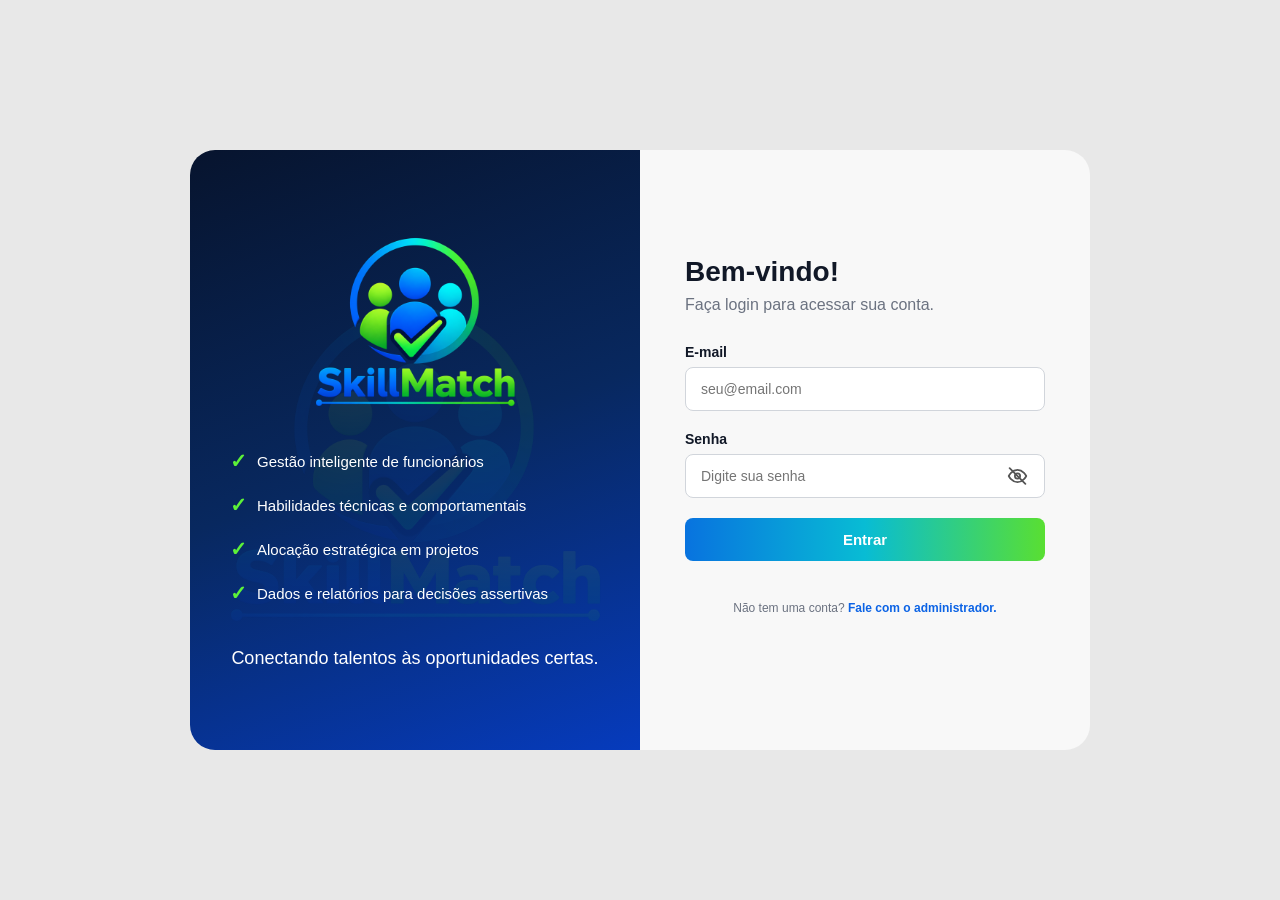
<file: finalproj/frontend/rh/dashboard-rh.html>
<!DOCTYPE html>
<html lang="pt-BR">

<head>

    <meta charset="UTF-8">

    <meta
        name="viewport"
        content="width=device-width, initial-scale=1.0"
    >

    <title>Dashboard RH | SkillMatch</title>

    <link
        rel="stylesheet"
        href="css/dashboard-rh.css"
    >

</head>


<body>


    <div class="layout">


        <!-- ========================================
             SIDEBAR
        ========================================= -->

        <aside class="sidebar">


            <div class="sidebar-logo">

                <img
                    src="../logo-skillmatch.png"
                    alt="SkillMatch"
                >

            </div>


            <nav class="sidebar-menu">


                <a
                    href="dashboard-rh.html"
                    class="menu-item ativo"
                >

                    <span class="menu-icone">
                        ⌂
                    </span>

                    <span>
                        Dashboard
                    </span>

                </a>


                <a
                    href="colaboradores-rh.html"
                    class="menu-item"
                >

                    <span class="menu-icone">
                        ♙
                    </span>

                    <span>
                        Colaboradores
                    </span>

                </a>


                <a
                    href="projetos-rh.html"
                    class="menu-item"
                >

                    <span class="menu-icone">
                        ◫
                    </span>

                    <span>
                        Projetos
                    </span>

                </a>


                <a
                    href="matching-rh.html"
                    class="menu-item"
                >

                    <span class="menu-icone">
                        ✦
                    </span>

                    <span>
                        Matching
                    </span>

                </a>


                <a
                    href="relatorios-rh.html"
                    class="menu-item"
                >

                    <span class="menu-icone">
                        ▤
                    </span>

                    <span>
                        Relatórios
                    </span>

                </a>


                <a
                    href="configuracoes-rh.html"
                    class="menu-item"
                >

                    <span class="menu-icone">
                        ⚙
                    </span>

                    <span>
                        Configurações
                    </span>

                </a>


            </nav>


        </aside>


        <!-- ========================================
             CONTEÚDO
        ========================================= -->

        <main class="conteudo">


            <!-- ========================================
                 CABEÇALHO
            ========================================= -->

            <header class="topo">


                <div class="topo-titulo">

                    <h1>
                        Dashboard RH
                    </h1>

                    <p>
                        Visão geral da equipe e dos projetos.
                    </p>

                </div>


                <div class="usuario-topo">


                    <div
                        class="usuario-avatar"
                        id="usuario-avatar"
                    >
                        RH
                    </div>


                    <div class="usuario-info">

                        <strong id="topo-nome">
                            Carregando...
                        </strong>

                        <span>
                            Recursos Humanos
                        </span>

                    </div>


                </div>


            </header>


            <!-- ========================================
                 PÁGINA
            ========================================= -->

            <section class="pagina">


                <!-- ========================================
                     BOAS-VINDAS
                ========================================= -->

                <div class="boas-vindas">


                    <span class="titulo-menor">
                        VISÃO GERAL
                    </span>


                    <h2>

                        Olá,

                        <span id="nome-boas-vindas">
                            RH
                        </span>

                    </h2>


                    <p>

                        Acompanhe colaboradores,
                        projetos e habilidades da equipe.

                    </p>


                </div>


                <!-- ========================================
                     CARDS
                ========================================= -->

                <div class="cards-resumo">


                    <article class="card-resumo">


                        <div class="card-icone">
                            ♙
                        </div>


                        <div>

                            <span class="card-titulo">
                                Colaboradores
                            </span>


                            <strong
                                class="card-numero"
                                id="total-colaboradores"
                            >
                                0
                            </strong>


                            <span class="card-descricao">
                                cadastrados no sistema
                            </span>

                        </div>


                    </article>


                    <article class="card-resumo">


                        <div class="card-icone">
                            ▶
                        </div>


                        <div>

                            <span class="card-titulo">
                                Projetos ativos
                            </span>


                            <strong
                                class="card-numero"
                                id="total-projetos-ativos"
                            >
                                0
                            </strong>


                            <span class="card-descricao">
                                em andamento
                            </span>

                        </div>


                    </article>


                    <article class="card-resumo">


                        <div class="card-icone">
                            ✓
                        </div>


                        <div>

                            <span class="card-titulo">
                                Projetos concluídos
                            </span>


                            <strong
                                class="card-numero"
                                id="total-projetos-concluidos"
                            >
                                0
                            </strong>


                            <span class="card-descricao">
                                já finalizados
                            </span>

                        </div>


                    </article>


                    <article class="card-resumo">


                        <div class="card-icone">
                            ✦
                        </div>


                        <div>

                            <span class="card-titulo">
                                Habilidades
                            </span>


                            <strong
                                class="card-numero"
                                id="total-habilidades"
                            >
                                0
                            </strong>


                            <span class="card-descricao">
                                disponíveis no catálogo
                            </span>

                        </div>


                    </article>


                </div>


                <!-- ========================================
                     CONTEÚDO CENTRAL
                ========================================= -->

                <div class="grade-dashboard">


                    <!-- HABILIDADES -->

                    <section class="painel">


                        <div class="painel-cabecalho">

                            <h3>
                                Habilidades mais comuns
                            </h3>

                            <p>

                                Competências mais presentes
                                entre os colaboradores.

                            </p>

                        </div>


                        <div
                            class="lista-habilidades"
                            id="lista-habilidades"
                        >

                            <div class="estado-carregando">

                                Carregando habilidades...

                            </div>

                        </div>


                    </section>


                    <!-- AÇÕES RÁPIDAS -->

                    <section class="painel">


                        <div class="painel-cabecalho">

                            <h3>
                                Ações rápidas
                            </h3>

                            <p>
                                Acesse as principais áreas do RH.
                            </p>

                        </div>


                        <div class="acoes-rapidas">


                            <a
                                href="colaboradores-rh.html"
                                class="acao"
                            >

                                <div class="acao-icone">
                                    ♙
                                </div>


                                <div>

                                    <strong>
                                        Gerenciar colaboradores
                                    </strong>

                                    <span>
                                        Visualizar e cadastrar funcionários
                                    </span>

                                </div>


                                <span class="seta">
                                    →
                                </span>

                            </a>


                            <a
                                href="projetos-rh.html"
                                class="acao"
                            >

                                <div class="acao-icone">
                                    ◫
                                </div>


                                <div>

                                    <strong>
                                        Gerenciar projetos
                                    </strong>

                                    <span>
                                        Criar e acompanhar projetos
                                    </span>

                                </div>


                                <span class="seta">
                                    →
                                </span>

                            </a>


                            <a
                                href="matching-rh.html"
                                class="acao"
                            >

                                <div class="acao-icone">
                                    ✦
                                </div>


                                <div>

                                    <strong>
                                        Realizar Matching
                                    </strong>

                                    <span>

                                        Encontrar colaboradores
                                        compatíveis

                                    </span>

                                </div>


                                <span class="seta">
                                    →
                                </span>

                            </a>


                        </div>


                    </section>


                </div>


                <!-- ========================================
                     PROJETOS RECENTES
                ========================================= -->

                <section class="painel projetos-painel">


                    <div
                        class="
                            painel-cabecalho
                            painel-cabecalho-linha
                        "
                    >


                        <div>

                            <h3>
                                Projetos recentes
                            </h3>

                            <p>

                                Últimos projetos cadastrados
                                no SkillMatch.

                            </p>

                        </div>


                        <a
                            href="projetos-rh.html"
                            class="link-ver-todos"
                        >
                            Ver todos
                        </a>


                    </div>


                    <div class="tabela-container">


                        <table>


                            <thead>

                                <tr>

                                    <th>
                                        Projeto
                                    </th>

                                    <th>
                                        Início
                                    </th>

                                    <th>
                                        Término
                                    </th>

                                    <th>
                                        Situação
                                    </th>

                                </tr>

                            </thead>


                            <tbody id="tabela-projetos">

                                <tr>

                                    <td
                                        colspan="4"
                                        class="tabela-vazia"
                                    >

                                        Carregando projetos...

                                    </td>

                                </tr>

                            </tbody>


                        </table>


                    </div>


                </section>


            </section>


        </main>


    </div>


    <!-- ========================================
         JAVASCRIPT
    ========================================= -->

    <script src="../js/supabase.js"></script>

    <script src="js/dashboard-rh.js"></script>


</body>

</html>
</file>
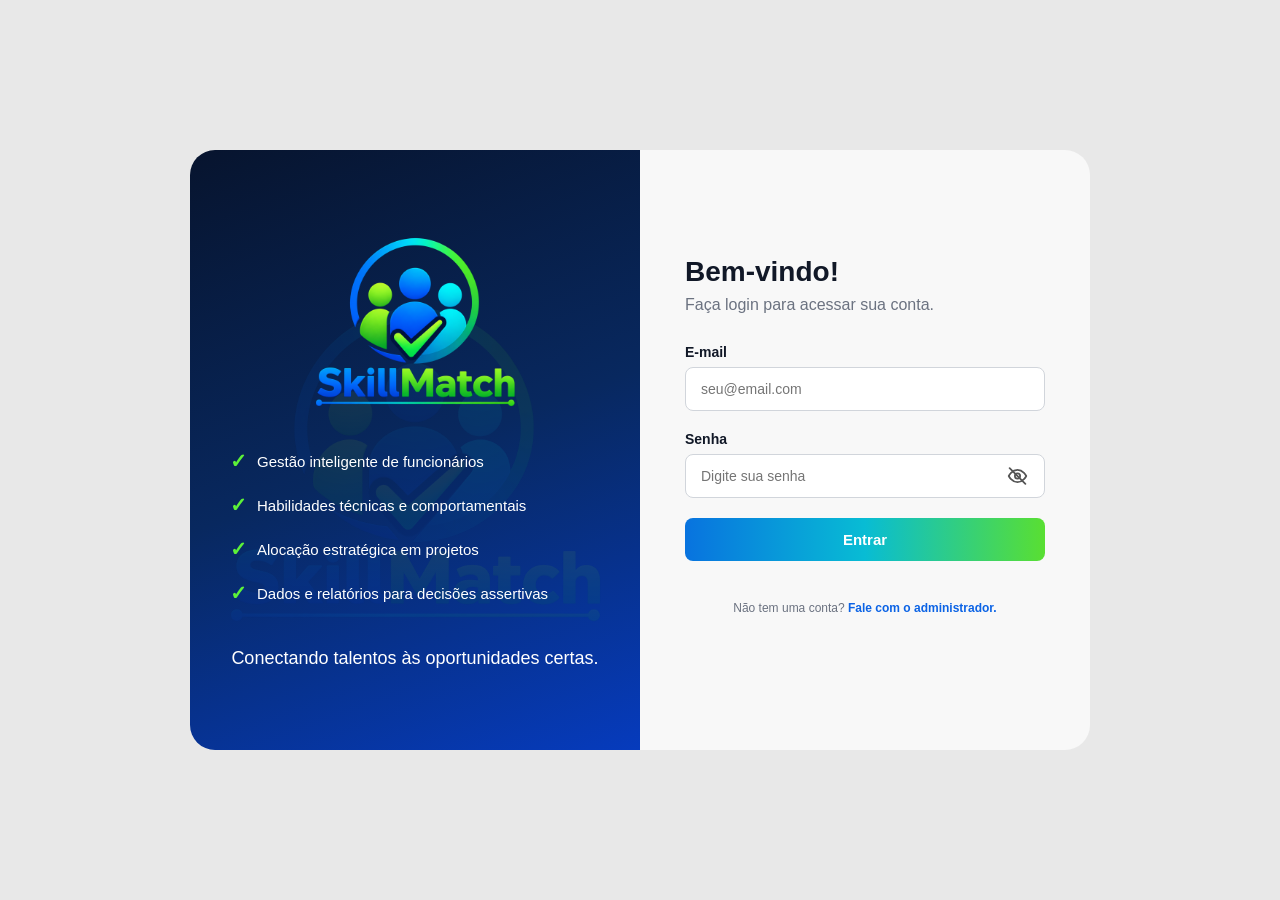
<file: finalproj/frontend/rh/matching-rh.html>
<!DOCTYPE html>
<html lang="pt-BR">

<head>
    <meta charset="UTF-8">

    <meta
        name="viewport"
        content="width=device-width, initial-scale=1.0"
    >

    <title>Matching Inteligente | SkillMatch</title>

    <link
        rel="stylesheet"
        href="css/dashboard-rh.css"
    >

    <link
        rel="stylesheet"
        href="css/matching-rh.css"
    >
</head>

<body>

    <div class="layout">

        <!-- =========================
             SIDEBAR
        ========================== -->

        <aside class="sidebar">

            <div class="sidebar-logo">

                <img
                    src="../logo-skillmatch.png"
                    alt="SkillMatch"
                >

            </div>

            <nav class="sidebar-menu">

                <a
                    href="dashboard-rh.html"
                    class="menu-item"
                >
                    <span class="menu-icone">⌂</span>
                    <span>Dashboard</span>
                </a>

                <a
                    href="colaboradores-rh.html"
                    class="menu-item"
                >
                    <span class="menu-icone">♙</span>
                    <span>Colaboradores</span>
                </a>

                <a
                    href="projetos-rh.html"
                    class="menu-item"
                >
                    <span class="menu-icone">◫</span>
                    <span>Projetos</span>
                </a>

                <a
                    href="matching-rh.html"
                    class="menu-item ativo"
                >
                    <span class="menu-icone">✦</span>
                    <span>Matching</span>
                </a>

                <a
                    href="relatorios-rh.html"
                    class="menu-item"
                >
                    <span class="menu-icone">▤</span>
                    <span>Relatórios</span>
                </a>

                <a
                    href="configuracoes-rh.html"
                    class="menu-item"
                >
                    <span class="menu-icone">⚙</span>
                    <span>Configurações</span>
                </a>

            </nav>

        </aside>


        <!-- =========================
             CONTEÚDO
        ========================== -->

        <main class="conteudo">

            <!-- TOPO -->

            <header class="topo">

                <div class="topo-titulo">

                    <h1>
                        Matching Inteligente
                    </h1>

                    <p>
                        Encontre os colaboradores mais adequados para cada projeto.
                    </p>

                </div>

                <div class="usuario-topo">

                    <div
                        class="usuario-avatar"
                        id="usuario-avatar"
                    >
                        RH
                    </div>

                    <div class="usuario-info">

                        <strong id="topo-nome">
                            Carregando...
                        </strong>

                        <span>
                            Recursos Humanos
                        </span>

                    </div>

                </div>

            </header>


            <!-- =========================
                 MATCHING
            ========================== -->

            <section class="pagina matching-pagina">

                <div class="matching-cabecalho">

                    <div>

                        <span class="titulo-menor">
                            ASSISTENTE DE MATCHING
                        </span>

                        <h2>
                            Converse com o SkillMatch
                        </h2>

                        <p>
                            Selecione um projeto e encontre os profissionais
                            com maior compatibilidade.
                        </p>

                    </div>

                </div>


                <!-- =========================
                     CHAT
                ========================== -->

                <section class="chat-card">

                    <!-- CABEÇALHO CHAT -->

                    <div class="chat-topo">

                        <div class="assistente-info">

                            <div class="assistente-avatar">
                                ✦
                            </div>

                            <div>

                                <strong>
                                    SkillMatch IA
                                </strong>

                                <span>
                                    Assistente de talentos
                                </span>

                            </div>

                        </div>


                        <div class="status-assistente">

                            <span class="status-ponto"></span>

                            Disponível

                        </div>

                    </div>


                    <!-- PROJETO -->

                    <div class="seletor-projeto-area">

                        <label for="projeto-matching">
                            Projeto analisado
                        </label>

                        <select id="projeto-matching">

                            <option value="">
                                Selecione um projeto
                            </option>

                        </select>

                    </div>


                    <!-- MENSAGENS -->

                    <div
                        class="chat-mensagens"
                        id="chat-mensagens"
                    >

                        <div class="mensagem mensagem-ia">

                            <div class="mensagem-avatar">
                                ✦
                            </div>

                            <div class="mensagem-conteudo">

                                <span class="mensagem-remetente">
                                    SkillMatch IA
                                </span>

                                <div class="balao balao-ia">

                                    <p>
                                        Olá! Selecione um projeto acima e eu
                                        posso analisar quais colaboradores mais
                                        combinam com os requisitos cadastrados.
                                    </p>

                                </div>

                            </div>

                        </div>

                    </div>


                    <!-- SUGESTÕES -->

                    <div class="sugestoes-chat">

                        <span>
                            Sugestões
                        </span>

                        <div class="sugestoes-botoes">

                            <button
                                type="button"
                                class="botao-sugestao"
                                data-mensagem="Encontre os melhores colaboradores para este projeto."
                            >
                                Encontrar melhores colaboradores
                            </button>

                            <button
                                type="button"
                                class="botao-sugestao"
                                data-mensagem="Quais são os requisitos deste projeto?"
                            >
                                Mostrar requisitos
                            </button>

                            <button
                                type="button"
                                class="botao-sugestao"
                                data-mensagem="Quem possui maior compatibilidade?"
                            >
                                Maior compatibilidade
                            </button>

                        </div>

                    </div>


                    <!-- INPUT -->

                    <form
                        class="chat-form"
                        id="chat-form"
                    >

                        <textarea
                            id="mensagem-chat"
                            placeholder="Pergunte sobre os colaboradores ou sobre o projeto..."
                            rows="1"
                        ></textarea>

                        <button
                            type="submit"
                            id="enviar-mensagem"
                            class="botao-enviar"
                        >
                            Enviar
                        </button>

                    </form>

                </section>

            </section>

        </main>

    </div>


    <script src="../js/supabase.js"></script>

    <script src="js/matching-rh.js"></script>

</body>

</html>
</file>
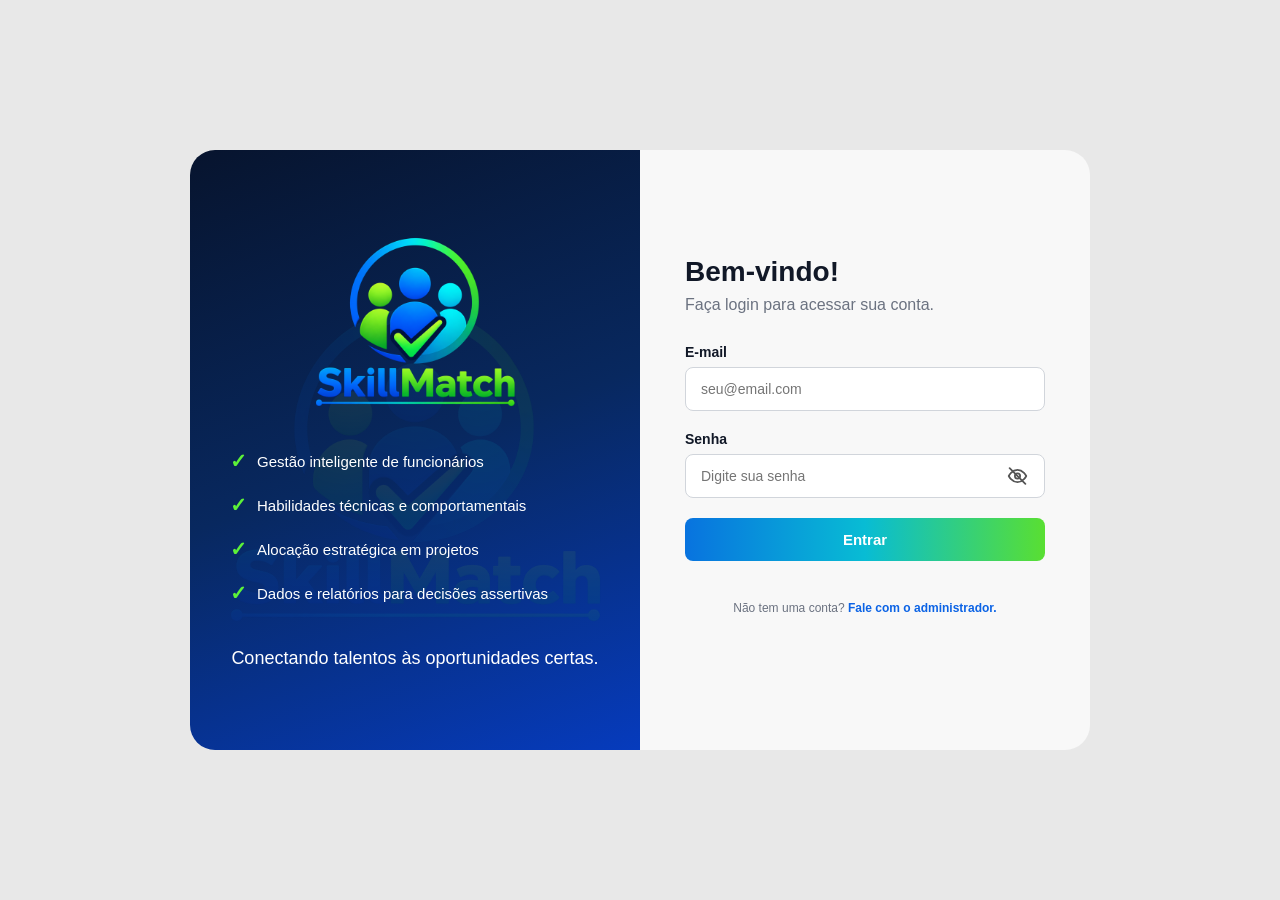
<file: finalproj/frontend/rh/projetos-rh.html>
<!DOCTYPE html>
<html lang="pt-BR">

<head>
    <meta charset="UTF-8">

    <meta
        name="viewport"
        content="width=device-width, initial-scale=1.0"
    >

    <title>Projetos | SkillMatch</title>

    <link
        rel="stylesheet"
        href="css/dashboard-rh.css"
    >

    <link
        rel="stylesheet"
        href="css/projetos-rh.css"
    >
</head>

<body>

    <div class="layout">

        <!-- =========================
             SIDEBAR
        ========================== -->

        <aside class="sidebar">

            <div class="sidebar-logo">

                <img
                    src="../logo-skillmatch.png"
                    alt="SkillMatch"
                >

            </div>

            <nav class="sidebar-menu">

                <a
                    href="dashboard-rh.html"
                    class="menu-item"
                >
                    <span class="menu-icone">⌂</span>
                    <span>Dashboard</span>
                </a>

                <a
                    href="colaboradores-rh.html"
                    class="menu-item"
                >
                    <span class="menu-icone">♙</span>
                    <span>Colaboradores</span>
                </a>

                <a
                    href="projetos-rh.html"
                    class="menu-item ativo"
                >
                    <span class="menu-icone">◫</span>
                    <span>Projetos</span>
                </a>

                <a
                    href="matching-rh.html"
                    class="menu-item"
                >
                    <span class="menu-icone">✦</span>
                    <span>Matching</span>
                </a>

                <a
                    href="relatorios-rh.html"
                    class="menu-item"
                >
                    <span class="menu-icone">▤</span>
                    <span>Relatórios</span>
                </a>

                <a
                    href="configuracoes-rh.html"
                    class="menu-item"
                >
                    <span class="menu-icone">⚙</span>
                    <span>Configurações</span>
                </a>

            </nav>

        </aside>


        <!-- =========================
             CONTEÚDO
        ========================== -->

        <main class="conteudo">

            <!-- =========================
                 TOPO
            ========================== -->

            <header class="topo">

                <div class="topo-titulo">

                    <h1>
                        Projetos
                    </h1>

                    <p>
                        Gerencie projetos e as habilidades necessárias.
                    </p>

                </div>

                <div class="usuario-topo">

                    <div
                        class="usuario-avatar"
                        id="usuario-avatar"
                    >
                        RH
                    </div>

                    <div class="usuario-info">

                        <strong id="topo-nome">
                            Carregando...
                        </strong>

                        <span>
                            Recursos Humanos
                        </span>

                    </div>

                </div>

            </header>


            <!-- =========================
                 PÁGINA
            ========================== -->

            <section class="pagina projetos-pagina">

                <!-- CABEÇALHO -->

                <div class="cabecalho-pagina">

                    <div>

                        <span class="titulo-menor">
                            GESTÃO DE PROJETOS
                        </span>

                        <h2>
                            Projetos da empresa
                        </h2>

                        <p>
                            Cadastre projetos e defina as competências necessárias.
                        </p>

                    </div>

                    <button
                        type="button"
                        class="botao-principal"
                        id="abrir-modal-projeto"
                    >
                        <span>+</span>
                        Novo projeto
                    </button>

                </div>


                <!-- =========================
                     RESUMO
                ========================== -->

                <div class="cards-projetos">

                    <div class="resumo-projeto">

                        <span>
                            Total
                        </span>

                        <strong id="total-projetos">
                            0
                        </strong>

                        <p>
                            projetos cadastrados
                        </p>

                    </div>


                    <div class="resumo-projeto">

                        <span>
                            Ativos
                        </span>

                        <strong id="total-ativos">
                            0
                        </strong>

                        <p>
                            em andamento
                        </p>

                    </div>


                    <div class="resumo-projeto">

                        <span>
                            Planejados
                        </span>

                        <strong id="total-planejados">
                            0
                        </strong>

                        <p>
                            ainda não iniciados
                        </p>

                    </div>


                    <div class="resumo-projeto">

                        <span>
                            Concluídos
                        </span>

                        <strong id="total-concluidos">
                            0
                        </strong>

                        <p>
                            projetos finalizados
                        </p>

                    </div>

                </div>


                <!-- =========================
                     PAINEL
                ========================== -->

                <section class="painel painel-projetos">

                    <div class="barra-filtros">

                        <div class="campo-pesquisa">

                            <span>
                                ⌕
                            </span>

                            <input
                                type="text"
                                id="pesquisa-projeto"
                                placeholder="Pesquisar projeto..."
                            >

                        </div>


                        <select id="filtro-status">

                            <option value="">
                                Todos os status
                            </option>

                            <option value="ativo">
                                Ativos
                            </option>

                            <option value="planejado">
                                Planejados
                            </option>

                            <option value="concluido">
                                Concluídos
                            </option>

                        </select>

                    </div>


                    <div class="tabela-container">

                        <table class="tabela-projetos">

                            <thead>

                                <tr>

                                    <th>
                                        Projeto
                                    </th>

                                    <th>
                                        Início
                                    </th>

                                    <th>
                                        Fim
                                    </th>

                                    <th>
                                        Status
                                    </th>

                                    <th>
                                        Habilidades
                                    </th>

                                    <th>
                                        Ações
                                    </th>

                                </tr>

                            </thead>


                            <tbody id="corpo-tabela-projetos">

                                <tr>

                                    <td
                                        colspan="6"
                                        class="tabela-vazia"
                                    >
                                        Carregando projetos...
                                    </td>

                                </tr>

                            </tbody>

                        </table>

                    </div>

                </section>

            </section>

        </main>

    </div>


    <!-- =========================
         MODAL PROJETO
    ========================== -->

    <div
        class="modal"
        id="modal-projeto"
        hidden
    >

        <div class="modal-fundo"></div>

        <div class="modal-conteudo">

            <div class="modal-cabecalho">

                <div>

                    <h2 id="titulo-modal-projeto">
                        Novo projeto
                    </h2>

                    <p id="descricao-modal-projeto">
                        Cadastre um novo projeto.
                    </p>

                </div>

                <button
                    type="button"
                    class="botao-fechar"
                    id="fechar-modal-projeto"
                >
                    ×
                </button>

            </div>


            <form id="form-projeto">

                <input
                    type="hidden"
                    id="projeto-id"
                >


                <div class="grade-formulario">

                    <div class="campo campo-grande">

                        <label for="projeto-nome">
                            Nome do projeto
                        </label>

                        <input
                            type="text"
                            id="projeto-nome"
                            required
                        >

                    </div>


                    <div class="campo campo-grande">

                        <label for="projeto-descricao">
                            Descrição
                        </label>

                        <textarea
                            id="projeto-descricao"
                            rows="5"
                            required
                        ></textarea>

                    </div>


                    <div class="campo">

                        <label for="projeto-data-inicio">
                            Data de início
                        </label>

                        <input
                            type="date"
                            id="projeto-data-inicio"
                            required
                        >

                    </div>


                    <div class="campo">

                        <label for="projeto-data-fim">
                            Data de término
                        </label>

                        <input
                            type="date"
                            id="projeto-data-fim"
                        >

                    </div>

                </div>


                <p
                    class="mensagem-formulario"
                    id="mensagem-formulario"
                ></p>


                <div class="modal-acoes">

                    <button
                        type="button"
                        class="botao-secundario"
                        id="cancelar-projeto"
                    >
                        Cancelar
                    </button>

                    <button
                        type="submit"
                        class="botao-principal"
                        id="salvar-projeto"
                    >
                        Salvar projeto
                    </button>

                </div>

            </form>

        </div>

    </div>


    <!-- =========================
         MODAL HABILIDADES
    ========================== -->

    <div
        class="modal"
        id="modal-habilidades"
        hidden
    >

        <div class="modal-fundo"></div>


        <div class="modal-conteudo modal-habilidades-conteudo">

            <div class="modal-cabecalho">

                <div>

                    <h2>
                        Habilidades do projeto
                    </h2>

                    <p id="nome-projeto-habilidades">
                        Projeto
                    </p>

                </div>


                <button
                    type="button"
                    class="botao-fechar"
                    id="fechar-modal-habilidades"
                >
                    ×
                </button>

            </div>


            <!-- ADICIONAR HABILIDADE -->

            <div class="adicionar-habilidade">

                <h3>
                    Adicionar habilidade
                </h3>


                <form id="form-habilidade-projeto">

                    <div class="grade-habilidade">

                        <div class="campo">

                            <label for="habilidade-projeto">
                                Habilidade
                            </label>

                            <select
                                id="habilidade-projeto"
                                required
                            >

                                <option value="">
                                    Selecione
                                </option>

                            </select>

                        </div>


                        <div class="campo">

                            <label for="nivel-requerido">
                                Nível requerido
                            </label>

                            <select
                                id="nivel-requerido"
                                required
                            >

                                <option value="1">
                                    1 - Básico
                                </option>

                                <option value="2">
                                    2 - Básico/Intermediário
                                </option>

                                <option
                                    value="3"
                                    selected
                                >
                                    3 - Intermediário
                                </option>

                                <option value="4">
                                    4 - Avançado
                                </option>

                                <option value="5">
                                    5 - Especialista
                                </option>

                            </select>

                        </div>


                        <div class="campo">

                            <label for="nivel-importancia">
                                Importância
                            </label>

                            <select
                                id="nivel-importancia"
                                required
                            >

                                <option value="1">
                                    1 - Muito baixa
                                </option>

                                <option value="2">
                                    2 - Baixa
                                </option>

                                <option
                                    value="3"
                                    selected
                                >
                                    3 - Média
                                </option>

                                <option value="4">
                                    4 - Alta
                                </option>

                                <option value="5">
                                    5 - Essencial
                                </option>

                            </select>

                        </div>


                        <div class="campo campo-botao-habilidade">

                            <button
                                type="submit"
                                class="botao-principal"
                                id="adicionar-habilidade"
                            >
                                + Adicionar
                            </button>

                        </div>

                    </div>

                </form>


                <p
                    class="mensagem-habilidade"
                    id="mensagem-habilidade"
                ></p>

            </div>


            <!-- HABILIDADES CADASTRADAS -->

            <div class="habilidades-cadastradas">

                <div class="titulo-habilidades-cadastradas">

                    <div>

                        <h3>
                            Habilidades necessárias
                        </h3>

                        <p>
                            Competências utilizadas posteriormente no Matching.
                        </p>

                    </div>

                </div>


                <div
                    class="lista-habilidades-projeto"
                    id="lista-habilidades-projeto"
                >

                    <div class="estado-vazio-habilidades">
                        Carregando habilidades...
                    </div>

                </div>

            </div>

        </div>

    </div>


    <!-- =========================
         MODAL DETALHES
    ========================== -->

    <div
        class="modal"
        id="modal-detalhes"
        hidden
    >

        <div class="modal-fundo"></div>

        <div class="modal-conteudo modal-detalhes-conteudo">

            <div class="modal-cabecalho">

                <div>

                    <h2>
                        Detalhes do projeto
                    </h2>

                    <p>
                        Informações cadastradas no sistema.
                    </p>

                </div>

                <button
                    type="button"
                    class="botao-fechar"
                    id="fechar-modal-detalhes"
                >
                    ×
                </button>

            </div>

            <div
                class="detalhes-projeto"
                id="detalhes-projeto"
            ></div>

        </div>

    </div>


    <!-- =========================
         MODAL EXCLUSÃO
    ========================== -->

    <div
        class="modal"
        id="modal-excluir"
        hidden
    >

        <div class="modal-fundo"></div>

        <div class="modal-conteudo modal-excluir-conteudo">

            <div class="modal-cabecalho">

                <div>

                    <h2>
                        Excluir projeto
                    </h2>

                    <p>
                        Esta ação não poderá ser desfeita.
                    </p>

                </div>

                <button
                    type="button"
                    class="botao-fechar"
                    id="fechar-modal-excluir"
                >
                    ×
                </button>

            </div>


            <p class="texto-exclusao">

                Deseja realmente excluir o projeto

                <strong id="nome-projeto-excluir"></strong>?

            </p>


            <div class="modal-acoes">

                <button
                    type="button"
                    class="botao-secundario"
                    id="cancelar-exclusao"
                >
                    Cancelar
                </button>

                <button
                    type="button"
                    class="botao-excluir"
                    id="confirmar-exclusao"
                >
                    Excluir
                </button>

            </div>

        </div>

    </div>


    <script src="../js/supabase.js"></script>

    <script src="js/projetos-rh.js"></script>

</body>

</html>
</file>
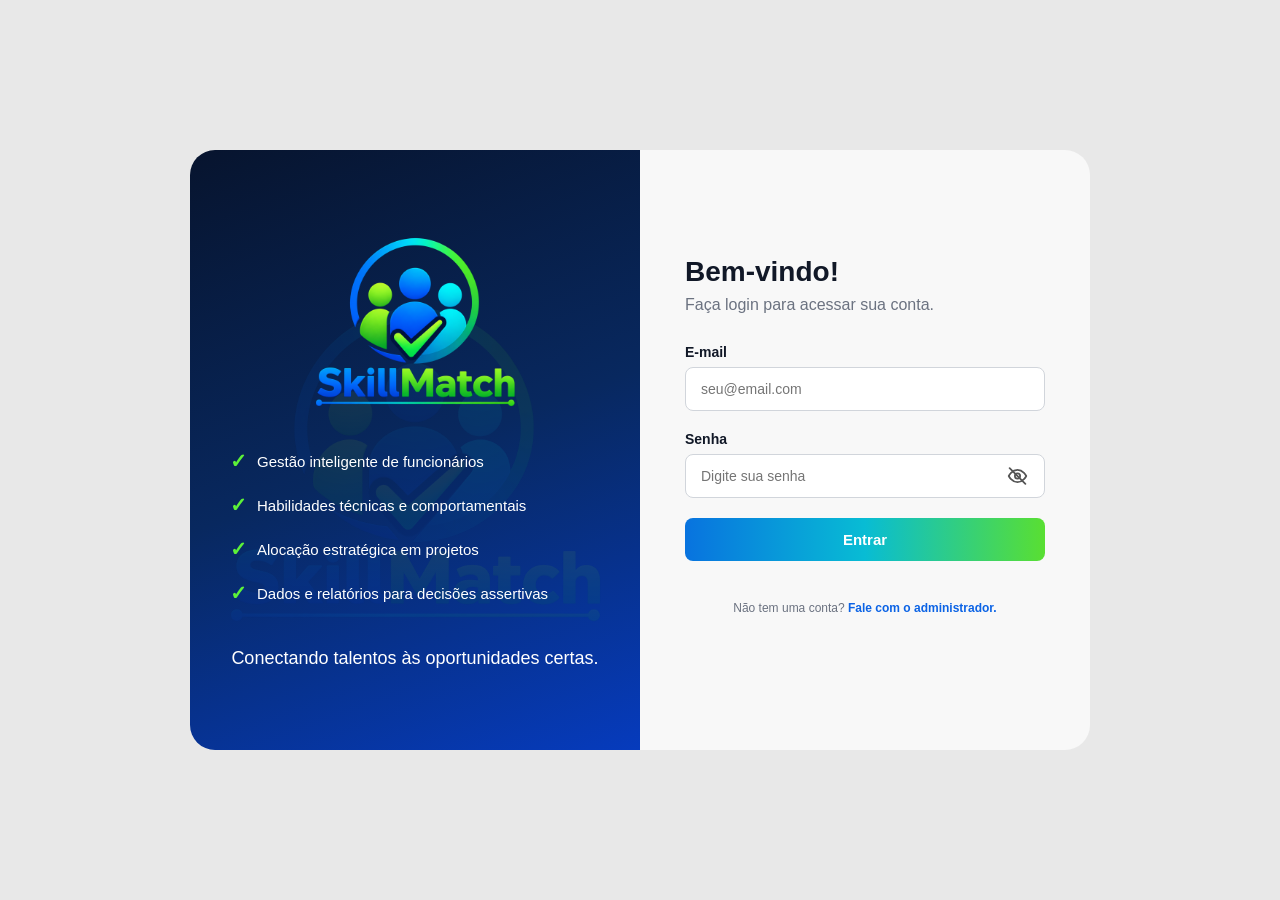
<file: finalproj/frontend/rh/relatorios-rh.html>
<!DOCTYPE html>
<html lang="pt-BR">

<head>
    <meta charset="UTF-8">

    <meta
        name="viewport"
        content="width=device-width, initial-scale=1.0"
    >

    <title>Relatórios | SkillMatch</title>

    <link
        rel="stylesheet"
        href="css/dashboard-rh.css"
    >

    <link
        rel="stylesheet"
        href="css/relatorios-rh.css"
    >
</head>

<body>

    <div class="layout">

        <aside class="sidebar">

            <div class="sidebar-logo">

                <img
                    src="../logo-skillmatch.png"
                    alt="SkillMatch"
                >

            </div>

            <nav class="sidebar-menu">

                <a
                    href="dashboard-rh.html"
                    class="menu-item"
                >
                    <span class="menu-icone">⌂</span>
                    <span>Dashboard</span>
                </a>

                <a
                    href="colaboradores-rh.html"
                    class="menu-item"
                >
                    <span class="menu-icone">♙</span>
                    <span>Colaboradores</span>
                </a>

                <a
                    href="projetos-rh.html"
                    class="menu-item"
                >
                    <span class="menu-icone">◫</span>
                    <span>Projetos</span>
                </a>

                <a
                    href="matching-rh.html"
                    class="menu-item"
                >
                    <span class="menu-icone">✦</span>
                    <span>Matching</span>
                </a>

                <a
                    href="relatorios-rh.html"
                    class="menu-item ativo"
                >
                    <span class="menu-icone">▤</span>
                    <span>Relatórios</span>
                </a>

                <a
                    href="configuracoes-rh.html"
                    class="menu-item"
                >
                    <span class="menu-icone">⚙</span>
                    <span>Configurações</span>
                </a>

            </nav>

        </aside>


        <main class="conteudo">

            <header class="topo">

                <div class="topo-titulo">

                    <h1>
                        Relatórios
                    </h1>

                    <p>
                        Acompanhe indicadores de colaboradores, habilidades e projetos.
                    </p>

                </div>

                <div class="usuario-topo">

                    <div
                        class="usuario-avatar"
                        id="usuario-avatar"
                    >
                        RH
                    </div>

                    <div class="usuario-info">

                        <strong id="topo-nome">
                            Carregando...
                        </strong>

                        <span>
                            Recursos Humanos
                        </span>

                    </div>

                </div>

            </header>


            <section class="pagina relatorios-pagina">

                <div class="cabecalho-relatorios">

                    <div>

                        <span class="titulo-menor">
                            VISÃO GERAL
                        </span>

                        <h2>
                            Indicadores da organização
                        </h2>

                        <p>
                            Informações geradas a partir dos dados cadastrados no SkillMatch.
                        </p>

                    </div>

                </div>


                <!-- CARDS -->

                <div class="cards-relatorios">

                    <div class="card-indicador">

                        <span>
                            Colaboradores
                        </span>

                        <strong id="rel-total-colaboradores">
                            0
                        </strong>

                        <p>
                            funcionários cadastrados
                        </p>

                    </div>


                    <div class="card-indicador">

                        <span>
                            Habilidades
                        </span>

                        <strong id="rel-total-habilidades">
                            0
                        </strong>

                        <p>
                            competências disponíveis
                        </p>

                    </div>


                    <div class="card-indicador">

                        <span>
                            Projetos ativos
                        </span>

                        <strong id="rel-projetos-ativos">
                            0
                        </strong>

                        <p>
                            em andamento
                        </p>

                    </div>


                    <div class="card-indicador">

                        <span>
                            Projetos concluídos
                        </span>

                        <strong id="rel-projetos-concluidos">
                            0
                        </strong>

                        <p>
                            finalizados
                        </p>

                    </div>

                </div>


                <!-- GRID -->

                <div class="grade-relatorios">

                    <!-- HABILIDADES MAIS COMUNS -->

                    <section class="painel relatorio-painel">

                        <div class="painel-cabecalho">

                            <div>

                                <h3>
                                    Habilidades mais comuns
                                </h3>

                                <p>
                                    Competências mais presentes entre os colaboradores.
                                </p>

                            </div>

                        </div>

                        <div
                            class="lista-ranking"
                            id="ranking-habilidades"
                        >

                            <div class="estado-vazio">
                                Carregando...
                            </div>

                        </div>

                    </section>


                    <!-- COLABORADORES COM MAIS HABILIDADES -->

                    <section class="painel relatorio-painel">

                        <div class="painel-cabecalho">

                            <div>

                                <h3>
                                    Colaboradores com mais habilidades
                                </h3>

                                <p>
                                    Profissionais com maior quantidade de competências cadastradas.
                                </p>

                            </div>

                        </div>

                        <div
                            class="lista-ranking"
                            id="ranking-colaboradores"
                        >

                            <div class="estado-vazio">
                                Carregando...
                            </div>

                        </div>

                    </section>


                    <!-- DISTRIBUIÇÃO POR SETOR -->

                    <section class="painel relatorio-painel">

                        <div class="painel-cabecalho">

                            <div>

                                <h3>
                                    Colaboradores por setor
                                </h3>

                                <p>
                                    Distribuição dos funcionários entre os setores.
                                </p>

                            </div>

                        </div>

                        <div
                            class="lista-barras"
                            id="distribuicao-setores"
                        >

                            <div class="estado-vazio">
                                Carregando...
                            </div>

                        </div>

                    </section>


                    <!-- PROJETOS -->

                    <section class="painel relatorio-painel">

                        <div class="painel-cabecalho">

                            <div>

                                <h3>
                                    Situação dos projetos
                                </h3>

                                <p>
                                    Distribuição entre projetos ativos, planejados e concluídos.
                                </p>

                            </div>

                        </div>

                        <div class="status-projetos-relatorio">

                            <div class="status-relatorio-item">

                                <div>

                                    <span class="bolinha-status ativo"></span>

                                    <span>
                                        Ativos
                                    </span>

                                </div>

                                <strong id="rel-status-ativos">
                                    0
                                </strong>

                            </div>


                            <div class="status-relatorio-item">

                                <div>

                                    <span class="bolinha-status planejado"></span>

                                    <span>
                                        Planejados
                                    </span>

                                </div>

                                <strong id="rel-status-planejados">
                                    0
                                </strong>

                            </div>


                            <div class="status-relatorio-item">

                                <div>

                                    <span class="bolinha-status concluido"></span>

                                    <span>
                                        Concluídos
                                    </span>

                                </div>

                                <strong id="rel-status-concluidos">
                                    0
                                </strong>

                            </div>

                        </div>

                    </section>

                </div>


                <!-- TABELA -->

                <section class="painel tabela-relatorio-painel">

                    <div class="painel-cabecalho">

                        <div>

                            <h3>
                                Resumo dos colaboradores
                            </h3>

                            <p>
                                Visão consolidada dos profissionais cadastrados.
                            </p>

                        </div>

                        <input
                            type="text"
                            id="pesquisa-relatorio"
                            placeholder="Pesquisar colaborador..."
                        >

                    </div>


                    <div class="tabela-container">

                        <table class="tabela-relatorio">

                            <thead>

                                <tr>

                                    <th>
                                        Colaborador
                                    </th>

                                    <th>
                                        Cargo
                                    </th>

                                    <th>
                                        Setor
                                    </th>

                                    <th>
                                        Habilidades
                                    </th>

                                    <th>
                                        Status
                                    </th>

                                </tr>

                            </thead>

                            <tbody id="corpo-relatorio-colaboradores">

                                <tr>

                                    <td
                                        colspan="5"
                                        class="tabela-vazia"
                                    >
                                        Carregando dados...
                                    </td>

                                </tr>

                            </tbody>

                        </table>

                    </div>

                </section>

            </section>

        </main>

    </div>


    <script src="../js/supabase.js"></script>

    <script src="js/relatorios-rh.js"></script>

</body>

</html>
</file>
<file: finalproj/frontend/css/style.css>
/* 
   RESET
 */

* {
    margin: 0;
    padding: 0;
    box-sizing: border-box;
}

body {
    font-family: Arial, Helvetica, sans-serif;
    color: #172033;
    background-color: #f3f5f7;
}

a {
    text-decoration: none;
    color: inherit;
}

button,
input,
select,
textarea {
    font-family: inherit;
}


/* 
   ESTRUTURA PRINCIPAL
 */

.app {
    min-height: 100vh;
    display: flex;
}

.conteudo {
    flex: 1;
    min-width: 0;
}


/* 
   SIDEBAR PADRÃO
 */

.sidebar {
    width: 250px;
    height: 100vh;
    min-height: 100vh;

    background-color: #07142e;

    padding: 25px 15px;

    color: white;

    flex-shrink: 0;

    position: sticky;
    top: 0;
}


/* 
   LOGO SIDEBAR
 */

.sidebar-logo {
    display: flex;
    justify-content: center;
    align-items: center;

    margin-bottom: 35px;
}

.sidebar-logo img {
    width: 180px;
    max-width: 100%;
    height: auto;
}


/* 
   MENU LATERAL
 */

.menu-lateral {
    display: flex;
    flex-direction: column;

    gap: 8px;
}

.menu-item {
    display: flex;
    align-items: center;

    gap: 12px;

    padding: 13px 15px;

    border-radius: 8px;

    color: #dbe8f7;

    font-size: 14px;
    font-weight: 500;

    transition: 0.2s;
}

.menu-item:hover {
    background-color: rgba(255, 255, 255, 0.08);

    color: white;
}


/* 
   ITEM ATIVO
 */

.menu-item.ativo {
    background: linear-gradient(
        90deg,
        #1675e8,
        #10b5db
    );

    color: white;

    font-weight: 600;
}


/* 
   ÍCONES SIDEBAR
 */

.menu-icone {
    width: 19px;
    height: 19px;

    flex-shrink: 0;

    fill: none;
    stroke: currentColor;

    stroke-width: 2;
    stroke-linecap: round;
    stroke-linejoin: round;
}


/* 
   TOPO PADRÃO
 */

.topo {
    min-height: 100px;

    background-color: white;

    display: flex;
    align-items: center;
    justify-content: space-between;

    padding: 20px 35px;

    border-bottom: 1px solid #e4e7eb;
}

.titulo-pagina h1 {
    font-size: 26px;

    margin-bottom: 5px;
}

.titulo-pagina p {
    color: #77808f;

    font-size: 14px;
}


/* 
   USUÁRIO NO TOPO
 */

.usuario-topo {
    display: flex;
    align-items: center;

    gap: 10px;
}

.avatar-pequeno {
    width: 42px;
    height: 42px;

    display: flex;
    align-items: center;
    justify-content: center;

    border-radius: 50%;

    background-color: #e6ebf1;

    font-size: 20px;
}

.usuario-topo div:last-child {
    display: flex;
    flex-direction: column;
}

.usuario-topo span {
    color: #77808f;

    font-size: 12px;
}


/* 
   CARD PADRÃO
 */

.cartao {
    padding: 22px;

    background-color: white;

    border: 1px solid #e2e6ea;

    border-radius: 12px;

    box-shadow: 0 2px 8px rgba(0, 0, 0, 0.03);
}


/* 
   RESPONSIVIDADE GLOBAL
 */

@media (max-width: 850px) {

    .sidebar {
        width: 210px;
    }

}
@media (max-width: 650px) {

    .app {
        flex-direction: column;
    }

    .sidebar {
        width: 100%;
        height: auto;
        min-height: auto;

        position: static;

        overflow-y: visible;
    }

    .sidebar-logo img {
        width: 150px;
    }

    .menu-lateral {
        flex-direction: row;
        overflow-x: auto;
    }

    .menu-item {
        white-space: nowrap;
    }

    .topo {
        min-height: auto;
        padding: 20px;
    }

    .usuario-topo {
        display: none;
    }

}
</file>
<file: finalproj/frontend/css/login.css>
body {
    min-height: 100vh;
    background-color: #e8e8e8;
}


/* 
   CONTAINER PRINCIPAL
 */

.login-container {
    min-height: 100vh;

    display: flex;
    align-items: center;
    justify-content: center;

    padding: 40px;
}


/* 
   LADO ESQUERDO
 */

.login-apresentacao {
    width: 450px;
    min-height: 600px;

    background: linear-gradient(
        160deg,
        #07142e 0%,
        #08285f 50%,
        #063bbd 100%
    );

    color: white;

    padding: 45px 40px;

    display: flex;
    flex-direction: column;
    justify-content: center;

    border-radius: 25px 0 0 25px;

    position: relative;
    overflow: hidden;
}


/* 
   LOGO DE FUNDO
 */

.login-apresentacao::before {
    content: "";

    position: absolute;

    width: 520px;
    height: 520px;

    top: 52%;
    left: 50%;

    transform: translate(-50%, -50%);

    background-image: url("../logo-skillmatch.png");
    background-size: contain;
    background-repeat: no-repeat;
    background-position: center;

    opacity: 0.07;

    pointer-events: none;
}


/* Mantém o conteúdo acima da logo de fundo */

.login-apresentacao > * {
    position: relative;
    z-index: 1;
}


/* 
   LOGO PRINCIPAL
 */

.login-apresentacao .logo {
    display: flex;
    justify-content: center;
    align-items: center;

    margin-bottom: 35px;
}

.login-apresentacao .logo img {
    width: 280px;
    max-width: 100%;
    height: auto;

    display: block;
}


/* 
   BENEFÍCIOS
 */

.beneficios {
    display: flex;
    flex-direction: column;

    gap: 20px;
}

.beneficio {
    display: flex;
    align-items: center;

    gap: 10px;
}

.beneficio span {
    color: #5df238;

    font-size: 20px;
    font-weight: bold;
}

.beneficio p {
    font-size: 15px;
}


/* 
   SLOGAN
 */

.slogan {
    text-align: center;

    margin-top: 40px;
    margin-bottom: 0;

    font-size: 18px;
    font-weight: 500;
    line-height: 1.5;
}


/* 
   LADO DIREITO
 */

.login-formulario {
    width: 450px;
    min-height: 600px;

    background-color: #f8f8f8;

    padding: 60px 45px;

    display: flex;
    flex-direction: column;
    justify-content: center;

    border-radius: 0 25px 25px 0;
}

.login-formulario h2 {
    font-size: 28px;

    margin-bottom: 8px;

    color: #111827;
}

.login-formulario > p {
    color: #6b7280;

    margin-bottom: 30px;
}


/* 
   CAMPOS
 */

.campo {
    display: flex;
    flex-direction: column;

    margin-bottom: 20px;
}

.campo label {
    margin-bottom: 7px;

    font-size: 14px;
    font-weight: bold;

    color: #111827;
}

.campo input {
    width: 100%;

    padding: 13px 15px;

    border: 1px solid #d1d5db;
    border-radius: 8px;

    background-color: white;

    font-size: 14px;

    outline: none;

    transition: 0.2s;
}

.campo input:focus {
    border-color: #0b7be5;

    box-shadow: 0 0 0 2px rgba(11, 123, 229, 0.1);
}


/* 
   CAMPO DE SENHA
 */

.campo-senha {
    position: relative;
    width: 100%;
}

.campo-senha input {
    width: 100%;

    /* Espaço para o ícone */
    padding-right: 50px;
}


/* 
   BOTÃO MOSTRAR SENHA
 */

.mostrar-senha {
    position: absolute;

    top: 50%;
    right: 12px;

    transform: translateY(-50%);

    display: flex;
    align-items: center;
    justify-content: center;

    padding: 5px;

    border: none;
    background: transparent;

    cursor: pointer;
}

.icone-olho {
    width: 21px;
    height: 21px;

    fill: none;

    stroke: #555;
    stroke-width: 2;
    stroke-linecap: round;
    stroke-linejoin: round;
}

.mostrar-senha:hover .icone-olho {
    stroke: #0b63e5;
}


/* 
   RECUPERAÇÃO DE SENHA
 */

.recuperacao {
    text-align: right;

    margin-top: -10px;
    margin-bottom: 20px;
}

.recuperacao a {
    color: #0b63e5;

    font-size: 13px;

    text-decoration: none;
}

.recuperacao a:hover {
    text-decoration: underline;
}


/* 
   BOTÃO ENTRAR
 */

form > button[type="submit"] {
    width: 100%;

    padding: 13px;

    border: none;
    border-radius: 8px;

    background: linear-gradient(
        90deg,
        #0873df 0%,
        #08bcd4 50%,
        #59df32 100%
    );

    color: white;

    font-size: 15px;
    font-weight: bold;

    cursor: pointer;

    transition: 0.2s;
}

form > button[type="submit"]:hover {
    opacity: 0.9;

    transform: translateY(-1px);
}


/* 
   MENSAGENS
 */

.mensagem-login {
    margin-top: 15px;

    font-size: 13px;
}


/* 
   CONTATO ADMINISTRADOR
 */

.cadastro {
    margin-top: 25px;

    text-align: center;

    font-size: 12px;

    color: #6b7280;
}

.cadastro a {
    color: #0b63e5;

    font-weight: bold;

    text-decoration: none;
}

.cadastro a:hover {
    text-decoration: underline;
}


/* 
   RESPONSIVIDADE
 */

@media (max-width: 900px) {

    .login-container {
        flex-direction: column;

        padding: 20px;
    }

    .login-apresentacao,
    .login-formulario {
        width: 100%;
        max-width: 500px;

        min-height: auto;
    }

    .login-apresentacao {
        border-radius: 25px 25px 0 0;

        padding: 40px 30px;
    }

    .login-formulario {
        border-radius: 0 0 25px 25px;

        padding: 40px 30px;
    }

    .login-apresentacao .logo img {
        width: 220px;
    }

    .login-apresentacao::before {
        width: 400px;
        height: 400px;
    }

    .slogan {
        margin-top: 30px;
    }

}
</file>
<file: finalproj/frontend/css/configuracoes.css>
/* 
   CONFIGURAÇÕES
 */

.configuracoes-container {
    padding: 28px 34px 50px;
    display: flex;
    flex-direction: column;
    gap: 22px;
}


/* 
   CARD
 */

.configuracao-card {
    background: #ffffff;
    border: 1px solid #dfe5ec;
    border-radius: 12px;
    padding: 22px;
    box-shadow: 0 3px 12px rgba(0, 0, 0, 0.04);
}


/* 
   CABEÇALHO DO CARD
 */

.configuracao-titulo {
    display: flex;
    align-items: center;
    gap: 14px;
    padding-bottom: 18px;
    border-bottom: 1px solid #e5e9ef;
}


.configuracao-titulo h2 {
    margin: 0 0 4px;
    font-size: 18px;
    color: #101828;
}


.configuracao-titulo p {
    margin: 0;
    font-size: 13px;
    color: #7b8491;
}


/* 
   ÍCONE
 */

.configuracao-icone {
    width: 38px;
    height: 38px;

    display: flex;
    align-items: center;
    justify-content: center;

    flex-shrink: 0;

    border-radius: 9px;

    background: #edf5ff;
    color: #0878ef;

    font-size: 20px;
}


/* 
   LINHAS
 */

.configuracao-linha {
    min-height: 72px;

    display: flex;
    align-items: center;
    justify-content: space-between;

    gap: 30px;

    padding: 14px 5px;

    border-bottom: 1px solid #e7ebf0;
}


.configuracao-linha:last-child {
    border-bottom: none;
}


.configuracao-linha strong {
    display: block;

    margin-bottom: 3px;

    font-size: 14px;

    color: #101828;
}


.configuracao-linha p {
    margin: 0;

    font-size: 12px;

    color: #7d8794;
}


.configuracao-valor {
    color: #596273;
    font-size: 13px;
}


/* 
   BOTÃO SECUNDÁRIO
 */

.botao-secundario {
    padding: 9px 15px;

    background: #ffffff;

    border: 1px solid #cfd8e3;

    border-radius: 7px;

    color: #0878ef;

    font-weight: 600;

    cursor: pointer;

    transition: 0.2s;
}


.botao-secundario:hover {
    background: #f4f8fd;
}


/* 
   BOTÃO SAIR
 */

.botao-sair {
    padding: 10px 18px;

    border: 1px solid #ef4444;

    border-radius: 7px;

    background: #ffffff;

    color: #ef4444;

    font-weight: 600;

    cursor: pointer;

    transition: 0.2s;
}


.botao-sair:hover {
    background: #ef4444;
    color: #ffffff;
}


/* 
   SWITCH
 */

.switch {
    position: relative;

    display: inline-block;

    width: 44px;
    height: 24px;

    flex-shrink: 0;
}


.switch input {
    opacity: 0;
    width: 0;
    height: 0;
}


.slider {
    position: absolute;

    cursor: pointer;

    inset: 0;

    background: #cbd5e1;

    border-radius: 30px;

    transition: 0.25s;
}


.slider::before {
    content: "";

    position: absolute;

    width: 18px;
    height: 18px;

    left: 3px;
    top: 3px;

    background: #ffffff;

    border-radius: 50%;

    transition: 0.25s;

    box-shadow: 0 1px 4px rgba(0, 0, 0, 0.2);
}


.switch input:checked + .slider {
    background: #0878ef;
}


.switch input:checked + .slider::before {
    transform: translateX(20px);
}


/* 
   RESPONSIVO
 */

@media (max-width: 900px) {

    .configuracoes-container {
        padding: 20px;
    }


    .configuracao-linha {
        align-items: flex-start;
    }

}


@media (max-width: 600px) {

    .configuracao-linha {
        flex-direction: column;
        gap: 12px;
    }


    .configuracao-valor {
        align-self: flex-start;
    }


    .switch {
        align-self: flex-start;
    }


    .botao-secundario,
    .botao-sair {
        align-self: flex-start;
    }

}
</file>
<file: finalproj/frontend/css/cursos-certificacoes.css>
/* 
   CONTAINER
 */

.cursos-container {
    padding: 25px 35px;
}


/* 
   ABAS
 */

.abas-perfil {
    display: flex;
    align-items: center;

    gap: 30px;

    padding: 0 5px 15px;

    margin-bottom: 20px;

    border-bottom: 1px solid #e2e6ea;

    overflow-x: auto;
}

.aba {
    position: relative;

    padding: 10px 0;

    color: #5f6875;

    font-size: 14px;
    font-weight: 500;

    white-space: nowrap;
}

.aba:hover {
    color: #1671e8;
}

.aba.ativa {
    color: #1671e8;

    font-weight: bold;
}

.aba.ativa::after {
    content: "";

    position: absolute;

    left: 0;
    right: 0;

    bottom: -16px;

    height: 2px;

    background-color: #1671e8;
}


/* 
   RESUMO
 */

.cards-resumo {
    display: grid;

    grid-template-columns: repeat(4, minmax(0, 1fr));

    gap: 15px;

    margin-bottom: 20px;
}

.resumo-card {
    min-height: 115px;

    padding: 18px;

    background-color: white;

    border: 1px solid #e2e6ea;
    border-radius: 12px;

    box-shadow: 0 2px 8px rgba(0, 0, 0, 0.03);
}

.resumo-card span {
    color: #5c6675;

    font-size: 13px;
}

.resumo-card strong {
    display: block;

    margin: 9px 0 4px;

    font-size: 27px;
}

.resumo-card p {
    color: #7f8997;

    font-size: 12px;
}


/* 
   SEÇÕES
 */

.secao-lista {
    margin-bottom: 20px;
}

.cabecalho-secao {
    display: flex;
    align-items: flex-start;
    justify-content: space-between;

    gap: 20px;

    margin-bottom: 24px;
}

.cabecalho-secao h2 {
    font-size: 20px;

    margin-bottom: 5px;
}

.cabecalho-secao p {
    color: #7d8794;

    font-size: 13px;
}


/* 
   BOTÃO ADICIONAR
 */

.botao-adicionar {
    flex-shrink: 0;

    padding: 11px 18px;

    border: none;
    border-radius: 7px;

    background: linear-gradient(
        90deg,
        #1675e8,
        #10a7df
    );

    color: white;

    font-size: 13px;
    font-weight: 600;

    cursor: pointer;

    transition: 0.2s;
}

.botao-adicionar:hover {
    opacity: 0.9;

    transform: translateY(-1px);
}


/* 
   TABELA
 */

.tabela-container {
    width: 100%;

    overflow-x: auto;
}

.tabela {
    width: 100%;

    border-collapse: collapse;

    min-width: 800px;
}

.tabela th,
.tabela td {
    padding: 14px 16px;

    border-bottom: 1px solid #e6eaee;

    text-align: left;

    font-size: 13px;
}

.tabela th {
    background-color: #f7f9fb;

    color: #596474;

    font-size: 12px;
}

.tabela tbody tr:hover {
    background-color: #fafbfd;
}

.nome-curso {
    font-weight: 600;
}


/* 
   SITUAÇÃO
 */

.situacao {
    display: inline-block;

    padding: 5px 10px;

    border-radius: 6px;

    font-size: 11px;
    font-weight: 600;
}

.situacao.concluido {
    background-color: #daf7e4;

    color: #25844a;
}

.situacao.andamento {
    background-color: #dcecff;

    color: #2268bc;
}


/* 
   AÇÕES
 */

.acoes {
    display: flex;

    gap: 7px;
}

.botao-acao {
    width: 30px;
    height: 30px;

    display: flex;
    align-items: center;
    justify-content: center;

    border: 1px solid #dce1e6;

    border-radius: 6px;

    background-color: white;

    cursor: pointer;

    font-size: 15px;

    transition: 0.2s;
}

.botao-acao:hover {
    background-color: #f3f6f9;
}

.editar-curso {
    color: #316fbf;
}

.excluir-curso {
    color: #d84242;
}


/* 
   CERTIFICAÇÕES
 */

.certificacoes-grid {
    display: grid;

    grid-template-columns: repeat(3, minmax(0, 1fr));

    gap: 15px;
}

.certificacao-card {
    padding: 18px;

    border: 1px solid #e0e5eb;

    border-radius: 10px;

    background-color: #ffffff;
}

.certificacao-topo {
    display: flex;
    align-items: center;
    justify-content: space-between;

    margin-bottom: 15px;
}

.certificacao-icone {
    width: 35px;
    height: 35px;

    display: flex;
    align-items: center;
    justify-content: center;

    border-radius: 50%;

    background-color: #e2f8e9;

    color: #2f9c55;

    font-weight: bold;
}

.certificacao-status {
    padding: 5px 9px;

    border-radius: 6px;

    font-size: 11px;
    font-weight: 600;
}

.certificacao-status.valida {
    background-color: #dcf8e5;

    color: #219653;
}

.certificacao-card h3 {
    font-size: 15px;

    margin-bottom: 5px;
}

.orgao {
    color: #7a8492;

    font-size: 12px;

    margin-bottom: 18px;
}

.certificacao-dados {
    display: grid;

    grid-template-columns: 1fr 1fr;

    gap: 12px;

    margin-bottom: 18px;
}

.certificacao-dados div {
    display: flex;
    flex-direction: column;
}

.certificacao-dados span {
    color: #818a97;

    font-size: 11px;

    margin-bottom: 4px;
}

.certificacao-dados strong {
    font-size: 12px;
}

.certificacao-acoes {
    display: flex;
    flex-wrap: wrap;

    gap: 8px;
}

.certificacao-acoes button {
    padding: 7px 10px;

    border: 1px solid #dce1e6;

    border-radius: 6px;

    background-color: white;

    font-size: 11px;

    cursor: pointer;

    transition: 0.2s;
}

.visualizar-certificacao,
.editar-certificacao {
    color: #326eb5;
}

.excluir-certificacao {
    color: #d84242;
}

.certificacao-acoes button:hover {
    background-color: #f4f7fa;
}


/* 
   MODAL - FUNDO
 */

.modal-overlay {
    position: fixed;

    inset: 0;

    display: none;
    align-items: center;
    justify-content: center;

    padding: 20px;

    background-color: rgba(15, 23, 42, 0.55);

    z-index: 1000;
}

.modal-overlay.ativo {
    display: flex;
}


/* 
   MODAL
 */

.modal {
    width: 100%;
    max-width: 470px;

    background-color: white;

    border-radius: 12px;

    box-shadow: 0 20px 50px rgba(0, 0, 0, 0.22);

    overflow: hidden;
}

.modal-cabecalho {
    display: flex;
    align-items: flex-start;
    justify-content: space-between;

    gap: 20px;

    padding: 24px 24px 18px;
}

.modal-cabecalho h2 {
    margin-bottom: 5px;

    font-size: 19px;

    color: #172033;
}

.modal-cabecalho p {
    color: #7d8794;

    font-size: 12px;
}

.modal-fechar {
    width: 32px;
    height: 32px;

    flex-shrink: 0;

    display: flex;
    align-items: center;
    justify-content: center;

    border: none;

    border-radius: 6px;

    background: transparent;

    color: #687282;

    font-size: 26px;

    cursor: pointer;

    transition: 0.2s;
}

.modal-fechar:hover {
    background-color: #f1f3f5;

    color: #172033;
}


/* 
   FORMULÁRIOS
 */

#form-curso,
#form-certificacao {
    padding: 0 24px 24px;
}

.campo-modal {
    display: flex;
    flex-direction: column;

    gap: 7px;

    margin-bottom: 18px;
}

.campo-modal label {
    color: #303949;

    font-size: 13px;
    font-weight: 600;
}

.campo-modal input,
.campo-modal select {
    width: 100%;

    padding: 12px 13px;

    border: 1px solid #d7dde4;
    border-radius: 7px;

    background-color: white;

    color: #4f5967;

    font-size: 13px;

    outline: none;

    transition: 0.2s;
}

.campo-modal input:focus,
.campo-modal select:focus {
    border-color: #1675e8;

    box-shadow: 0 0 0 3px rgba(22, 117, 232, 0.10);
}

.duas-colunas {
    display: grid;

    grid-template-columns: 1fr 1fr;

    gap: 12px;
}


/* 
   AÇÕES MODAL
 */

.modal-acoes {
    display: flex;
    align-items: center;
    justify-content: flex-end;

    gap: 10px;

    padding-top: 20px;

    border-top: 1px solid #edf0f3;
}

.botao-cancelar,
.botao-confirmar {
    padding: 10px 18px;

    border-radius: 7px;

    font-size: 13px;
    font-weight: 600;

    cursor: pointer;
}

.botao-cancelar {
    border: 1px solid #d7dde4;

    background-color: white;

    color: #4f5967;
}

.botao-confirmar {
    border: none;

    background: linear-gradient(
        90deg,
        #1675e8,
        #10a7df
    );

    color: white;
}


/* 
   VISUALIZAÇÃO
 */

.modal-visualizacao {
    max-width: 420px;
}

.visualizacao-certificacao {
    padding: 0 24px 24px;

    display: flex;
    flex-direction: column;

    gap: 18px;
}

.visualizacao-certificacao div {
    display: flex;
    flex-direction: column;

    gap: 5px;
}

.visualizacao-certificacao span {
    color: #818a97;

    font-size: 12px;
}

.visualizacao-certificacao strong {
    font-size: 14px;
}


/* 
   RESPONSIVIDADE
 */

@media (max-width: 1100px) {

    .cards-resumo {
        grid-template-columns: repeat(2, 1fr);
    }

    .certificacoes-grid {
        grid-template-columns: 1fr 1fr;
    }

}

@media (max-width: 650px) {

    .cursos-container {
        padding: 20px;
    }

    .cabecalho-secao {
        flex-direction: column;
    }

    .cards-resumo {
        grid-template-columns: 1fr;
    }

    .certificacoes-grid {
        grid-template-columns: 1fr;
    }

    .duas-colunas {
        grid-template-columns: 1fr;
    }

}
</file>
<file: finalproj/frontend/css/experiencias.css>
/* 
   CONTAINER
 */

.experiencias-container {
    padding: 25px 35px;
}


/* 
   ABAS
 */

.abas-perfil {
    display: flex;
    align-items: center;

    gap: 30px;

    padding: 0 5px 15px;

    margin-bottom: 20px;

    border-bottom: 1px solid #e2e6ea;

    overflow-x: auto;
}

.aba {
    position: relative;

    padding: 10px 0;

    color: #5f6875;

    font-size: 14px;
    font-weight: 500;

    white-space: nowrap;
}

.aba:hover {
    color: #1671e8;
}

.aba.ativa {
    color: #1671e8;

    font-weight: bold;
}

.aba.ativa::after {
    content: "";

    position: absolute;

    left: 0;
    right: 0;

    bottom: -16px;

    height: 2px;

    background-color: #1671e8;
}


/* 
   RESUMO
 */

.cards-resumo {
    display: grid;

    grid-template-columns: repeat(
        3,
        minmax(0, 1fr)
    );

    gap: 15px;

    margin-bottom: 20px;
}

.resumo-card {
    min-height: 115px;

    padding: 18px;

    background-color: white;

    border: 1px solid #e2e6ea;

    border-radius: 12px;

    box-shadow: 0 2px 8px rgba(0, 0, 0, 0.03);
}

.resumo-card span {
    color: #5c6675;

    font-size: 13px;
}

.resumo-card strong {
    display: block;

    margin: 9px 0 4px;

    font-size: 27px;
}

.resumo-card p {
    color: #7f8997;

    font-size: 12px;
}


/* 
   CABEÇALHO
 */

.cabecalho-secao {
    display: flex;
    align-items: flex-start;
    justify-content: space-between;

    gap: 20px;

    margin-bottom: 25px;
}

.cabecalho-secao h2 {
    margin-bottom: 5px;

    font-size: 20px;
}

.cabecalho-secao p {
    color: #7d8794;

    font-size: 13px;
}


/* 
   ADICIONAR
 */

.botao-adicionar {
    flex-shrink: 0;

    padding: 11px 18px;

    border: none;

    border-radius: 7px;

    background: linear-gradient(
        90deg,
        #1675e8,
        #10a7df
    );

    color: white;

    font-size: 13px;
    font-weight: 600;

    cursor: pointer;

    transition: 0.2s;
}

.botao-adicionar:hover {
    opacity: 0.9;

    transform: translateY(-1px);
}


/* 
   LISTA
 */

.lista-experiencias {
    display: flex;

    flex-direction: column;

    gap: 15px;
}


/* 
   EXPERIÊNCIA
 */

.experiencia-card {
    padding: 20px;

    border: 1px solid #e1e6eb;

    border-radius: 10px;

    background-color: #ffffff;

    transition: 0.2s;
}

.experiencia-card:hover {
    border-color: #cbd6e2;

    box-shadow: 0 3px 10px rgba(0, 0, 0, 0.04);
}

.experiencia-topo {
    display: flex;
    align-items: flex-start;
    justify-content: space-between;

    gap: 20px;
}

.experiencia-topo h3 {
    font-size: 17px;

    margin-bottom: 5px;
}

.empresa {
    color: #626d7c;

    font-size: 13px;
}


/* 
   SITUAÇÃO
 */

.situacao {
    padding: 5px 10px;

    border-radius: 6px;

    font-size: 11px;
    font-weight: 600;

    white-space: nowrap;
}

.situacao.atual {
    background-color: #daf7e4;

    color: #25844a;
}

.situacao.concluida {
    background-color: #eceff3;

    color: #626b78;
}


/* 
   PERÍODO
 */

.experiencia-periodo {
    display: flex;

    gap: 7px;

    margin-top: 12px;

    color: #7e8794;

    font-size: 12px;
}


/* 
   DESCRIÇÃO
 */

.descricao {
    max-width: 900px;

    margin-top: 16px;

    color: #4f5967;

    font-size: 13px;

    line-height: 1.6;
}


/* 
   TAGS
 */

.experiencia-tags {
    display: flex;

    flex-wrap: wrap;

    gap: 7px;

    margin-top: 16px;
}

.experiencia-tags span {
    padding: 5px 9px;

    border-radius: 6px;

    background-color: #edf3fb;

    color: #3d6fa8;

    font-size: 11px;

    font-weight: 500;
}


/* 
   AÇÕES
 */

.experiencia-acoes {
    display: flex;

    justify-content: flex-end;

    gap: 8px;

    margin-top: 18px;
}

.experiencia-acoes button {
    padding: 8px 13px;

    border: 1px solid #dce1e6;

    border-radius: 6px;

    background-color: white;

    font-size: 12px;

    cursor: pointer;

    transition: 0.2s;
}

.experiencia-acoes .editar {
    color: #316fbf;
}

.experiencia-acoes .excluir {
    color: #d84242;
}

.experiencia-acoes button:hover {
    background-color: #f5f7f9;
}


/* 
   MODAL OVERLAY
 */

.modal-overlay {
    position: fixed;

    inset: 0;

    display: none;
    align-items: center;
    justify-content: center;

    padding: 20px;

    background-color: rgba(15, 23, 42, 0.55);

    z-index: 1000;
}

.modal-overlay.ativo {
    display: flex;
}


/* 
   MODAL
 */

.modal {
    width: 100%;
    max-width: 520px;

    max-height: 90vh;

    overflow-y: auto;

    background-color: white;

    border-radius: 12px;

    box-shadow: 0 20px 50px rgba(0, 0, 0, 0.22);
}


/* 
   CABEÇALHO MODAL
 */

.modal-cabecalho {
    display: flex;
    align-items: flex-start;
    justify-content: space-between;

    gap: 20px;

    padding: 24px 24px 18px;
}

.modal-cabecalho h2 {
    margin-bottom: 5px;

    font-size: 19px;

    color: #172033;
}

.modal-cabecalho p {
    color: #7d8794;

    font-size: 12px;
}

.modal-fechar {
    width: 32px;
    height: 32px;

    display: flex;
    align-items: center;
    justify-content: center;

    border: none;

    border-radius: 6px;

    background: transparent;

    color: #687282;

    font-size: 26px;

    cursor: pointer;
}

.modal-fechar:hover {
    background-color: #f1f3f5;
}


/* 
   FORMULÁRIO
 */

#form-experiencia {
    padding: 0 24px 24px;
}

.campo-modal {
    display: flex;
    flex-direction: column;

    gap: 7px;

    margin-bottom: 18px;
}

.campo-modal label {
    color: #303949;

    font-size: 13px;
    font-weight: 600;
}

.campo-modal input,
.campo-modal textarea {
    width: 100%;

    padding: 12px 13px;

    border: 1px solid #d7dde4;

    border-radius: 7px;

    background-color: white;

    color: #4f5967;

    font-size: 13px;

    outline: none;

    resize: vertical;
}

.campo-modal input:focus,
.campo-modal textarea:focus {
    border-color: #1675e8;

    box-shadow: 0 0 0 3px rgba(22, 117, 232, 0.10);
}

.campo-modal small {
    color: #8a94a1;

    font-size: 11px;
}

.duas-colunas {
    display: grid;

    grid-template-columns: 1fr 1fr;

    gap: 12px;
}


/* 
   CHECKBOX
 */

.campo-checkbox {
    display: flex;
    align-items: center;

    gap: 8px;

    margin-bottom: 18px;

    color: #4f5967;

    font-size: 12px;
}

.campo-checkbox input {
    width: 16px;
    height: 16px;
}


/* 
   AÇÕES MODAL
 */

.modal-acoes {
    display: flex;
    align-items: center;
    justify-content: flex-end;

    gap: 10px;

    padding-top: 20px;

    border-top: 1px solid #edf0f3;
}

.botao-cancelar,
.botao-confirmar {
    padding: 10px 18px;

    border-radius: 7px;

    font-size: 13px;
    font-weight: 600;

    cursor: pointer;

    transition: 0.2s;
}

.botao-cancelar {
    border: 1px solid #d7dde4;

    background-color: white;

    color: #4f5967;
}

.botao-confirmar {
    border: none;

    background: linear-gradient(
        90deg,
        #1675e8,
        #10a7df
    );

    color: white;
}

.botao-confirmar:hover {
    opacity: 0.9;
}


/* 
   RESPONSIVIDADE
 */

@media (max-width: 950px) {

    .cards-resumo {
        grid-template-columns: 1fr;
    }

}

@media (max-width: 650px) {

    .experiencias-container {
        padding: 20px;
    }

    .cabecalho-secao {
        flex-direction: column;
    }

    .experiencia-topo {
        flex-direction: column;
    }

    .experiencia-acoes {
        justify-content: flex-start;
    }

    .duas-colunas {
        grid-template-columns: 1fr;
    }

}
</file>
<file: finalproj/frontend/css/habilidades.css>
/* 
   CONTAINER
 */

.habilidades-container {
    padding: 25px 35px;
}


/* 
   ABAS
 */

.abas-perfil {
    display: flex;
    align-items: center;

    gap: 30px;

    padding: 0 5px 15px;

    margin-bottom: 20px;

    border-bottom: 1px solid #e2e6ea;

    overflow-x: auto;
}


.aba {
    position: relative;

    padding: 10px 0;

    color: #5f6875;

    font-size: 14px;
    font-weight: 500;

    text-decoration: none;

    white-space: nowrap;
}


.aba:hover {
    color: #1671e8;
}


.aba.ativa {
    color: #1671e8;

    font-weight: bold;
}


.aba.ativa::after {
    content: "";

    position: absolute;

    left: 0;
    right: 0;

    bottom: -16px;

    height: 2px;

    background-color: #1671e8;
}


/* 
   CABEÇALHO
 */

.cabecalho-habilidades {
    display: flex;
    align-items: flex-start;
    justify-content: space-between;

    gap: 20px;

    margin-bottom: 24px;
}


.cabecalho-habilidades h2 {
    font-size: 20px;

    margin-bottom: 5px;
}


.cabecalho-habilidades p {
    color: #7d8794;

    font-size: 13px;
}


/* 
   BOTÃO ADICIONAR
 */

.botao-adicionar {
    flex-shrink: 0;

    padding: 11px 18px;

    border: none;
    border-radius: 7px;

    background: linear-gradient(
        90deg,
        #1675e8,
        #10a7df
    );

    color: white;

    font-size: 13px;
    font-weight: 600;

    cursor: pointer;

    transition: 0.2s;
}


.botao-adicionar:hover {
    transform: translateY(-1px);

    opacity: 0.9;
}


/* 
   TABELA
 */

.tabela-container {
    width: 100%;

    overflow-x: auto;
}


.tabela-habilidades {
    width: 100%;

    border-collapse: collapse;

    min-width: 750px;
}


.tabela-habilidades th,
.tabela-habilidades td {
    padding: 14px 16px;

    border-bottom: 1px solid #e6eaee;

    text-align: left;

    font-size: 13px;
}


.tabela-habilidades th {
    background-color: #f7f9fb;

    color: #596474;

    font-size: 12px;
    font-weight: 600;
}


.tabela-habilidades tbody tr:hover {
    background-color: #fafbfd;
}


.nome-habilidade {
    font-weight: 600;

    color: #172033;
}


/* 
   NÍVEIS
 */

.nivel {
    display: inline-block;

    padding: 5px 10px;

    border-radius: 6px;

    font-size: 11px;
    font-weight: 600;
}


.nivel.avancado {
    background-color: #daf7e4;

    color: #25844a;
}


.nivel.intermediario {
    background-color: #dcecff;

    color: #2268bc;
}


.nivel.basico {
    background-color: #eceff3;

    color: #626b78;
}


/* 
   AÇÕES DA TABELA
 */

.acoes {
    display: flex;

    gap: 7px;
}


.botao-acao {
    width: 30px;
    height: 30px;

    display: flex;
    align-items: center;
    justify-content: center;

    border: 1px solid #dce1e6;

    border-radius: 6px;

    background-color: white;

    cursor: pointer;

    font-size: 15px;

    transition: 0.2s;
}


.botao-acao.editar {
    color: #316fbf;
}


.botao-acao.excluir {
    color: #d84242;
}


.botao-acao:hover {
    background-color: #f3f6f9;
}


/* 
   RODAPÉ
 */

.rodape-tabela {
    padding-top: 16px;

    color: #7d8794;

    font-size: 12px;
}


/* 
   MODAL - FUNDO
 */

.modal-overlay {
    position: fixed;

    inset: 0;

    display: none;
    align-items: center;
    justify-content: center;

    padding: 20px;

    background-color: rgba(15, 23, 42, 0.55);

    z-index: 1000;
}


/* MODAL VISÍVEL */

.modal-overlay.ativo {
    display: flex;
}


/* 
   MODAL
 */

.modal-habilidade {
    width: 100%;
    max-width: 440px;

    background-color: white;

    border-radius: 12px;

    box-shadow: 0 20px 50px rgba(0, 0, 0, 0.22);

    overflow: hidden;
}


/* 
   CABEÇALHO MODAL
 */

.modal-cabecalho {
    display: flex;
    align-items: flex-start;
    justify-content: space-between;

    gap: 20px;

    padding: 24px 24px 18px;
}


.modal-cabecalho h2 {
    margin-bottom: 5px;

    font-size: 19px;

    color: #172033;
}


.modal-cabecalho p {
    color: #7d8794;

    font-size: 12px;
}


.modal-fechar {
    width: 32px;
    height: 32px;

    flex-shrink: 0;

    display: flex;
    align-items: center;
    justify-content: center;

    border: none;

    border-radius: 6px;

    background: transparent;

    color: #687282;

    font-size: 26px;
    line-height: 1;

    cursor: pointer;

    transition: 0.2s;
}


.modal-fechar:hover {
    background-color: #f1f3f5;

    color: #172033;
}


/* 
   FORMULÁRIO DO MODAL
 */

#form-habilidade {
    padding: 0 24px 24px;
}


.campo-modal {
    display: flex;
    flex-direction: column;

    gap: 7px;

    margin-bottom: 18px;
}


.campo-modal label {
    color: #303949;

    font-size: 13px;
    font-weight: 600;
}


.campo-modal label span {
    color: #e04444;
}


.campo-modal select {
    width: 100%;

    padding: 12px 13px;

    border: 1px solid #d7dde4;
    border-radius: 7px;

    background-color: white;

    color: #4f5967;

    font-size: 13px;

    outline: none;

    cursor: pointer;

    transition: 0.2s;
}


.campo-modal select:focus {
    border-color: #1675e8;

    box-shadow: 0 0 0 3px rgba(22, 117, 232, 0.10);
}


/* 
   AÇÕES DO MODAL
 */

.modal-acoes {
    display: flex;
    align-items: center;
    justify-content: flex-end;

    gap: 10px;

    padding-top: 20px;

    border-top: 1px solid #edf0f3;
}


.botao-cancelar,
.botao-confirmar {
    padding: 10px 18px;

    border-radius: 7px;

    font-size: 13px;
    font-weight: 600;

    cursor: pointer;

    transition: 0.2s;
}


.botao-cancelar {
    border: 1px solid #d7dde4;

    background-color: white;

    color: #4f5967;
}


.botao-cancelar:hover {
    background-color: #f5f7f9;
}


.botao-confirmar {
    border: none;

    background: linear-gradient(
        90deg,
        #1675e8,
        #10a7df
    );

    color: white;
}


.botao-confirmar:hover {
    opacity: 0.9;

    transform: translateY(-1px);
}


/* 
   RESPONSIVIDADE
 */

@media (max-width: 650px) {

    .habilidades-container {
        padding: 20px;
    }

    .cabecalho-habilidades {
        flex-direction: column;
    }

    .botao-adicionar {
        align-self: flex-start;
    }

    .modal-habilidade {
        max-width: 100%;
    }

    .modal-acoes {
        flex-direction: column-reverse;
    }

    .botao-cancelar,
    .botao-confirmar {
        width: 100%;
    }

}
</file>
<file: finalproj/frontend/css/perfil.css>
/*
   CONTAINER DO PERFIL
 */

.perfil-container {
    display: grid;

    grid-template-columns: 290px minmax(0, 1fr);

    gap: 20px;

    padding: 25px 35px;
}


/*
   PERFIL PESSOAL
 */

.perfil-pessoal {
    text-align: center;
}


/*
   FOTO DE PERFIL
 */

.foto-perfil-container {
    position: relative;

    width: 130px;
    height: 130px;

    margin: 0 auto 25px;
}


/* Avatar padrão */

.foto-placeholder {
    width: 130px;
    height: 130px;

    display: flex;
    align-items: center;
    justify-content: center;

    border-radius: 50%;

    background-color: #e5eaf0;

    font-size: 62px;
    line-height: 1;

    overflow: hidden;
}


/* Foto escolhida pelo colaborador */

.foto-imagem {
    position: absolute;

    top: 0;
    left: 0;

    width: 130px;
    height: 130px;

    border-radius: 50%;

    object-fit: cover;

    background-color: #e5eaf0;
}


/* Quando ainda não existir foto */

.foto-imagem[hidden] {
    display: none !important;
}


/*
   BOTÃO DA CÂMERA
 */

.botao-foto {
    position: absolute;

    right: -4px;
    bottom: 5px;

    width: 40px;
    height: 40px;

    display: flex;
    align-items: center;
    justify-content: center;

    border: 3px solid white;
    border-radius: 50%;

    background-color: #1675e8;
    color: white;

    cursor: pointer;

    z-index: 10;

    box-shadow: 0 3px 8px rgba(0, 0, 0, 0.25);

    transition: 0.2s;
}


.botao-foto svg {
    width: 19px;
    height: 19px;

    fill: none;
    stroke: currentColor;

    stroke-width: 2;
    stroke-linecap: round;
    stroke-linejoin: round;
}


.botao-foto:hover {
    background-color: #0c5fca;

    transform: scale(1.08);
}

/*
   NOME / CARGO / SETOR
 */

.perfil-pessoal h2 {
    font-size: 21px;

    margin-bottom: 5px;
}


.cargo {
    font-size: 15px;

    color: #525c6b;
}


.setor {
    margin-top: 5px;

    font-size: 13px;

    color: #687282;
}


/*
   STATUS
 */

.status {
    display: inline-block;

    padding: 5px 12px;

    margin: 20px 0;

    border-radius: 6px;

    background-color: #dcf8e5;

    color: #219653;

    font-size: 12px;
    font-weight: bold;
}


/*
   DADOS PESSOAIS
 */

.dados-pessoais {
    display: flex;
    flex-direction: column;

    gap: 18px;

    margin-top: 15px;

    text-align: left;
}


.dados-pessoais div {
    display: flex;
    flex-direction: column;
}


.dados-pessoais span {
    margin-bottom: 4px;

    color: #818a97;

    font-size: 12px;
}


.dados-pessoais strong {
    font-size: 13px;

    word-break: break-word;
}


/*
   COLUNA PRINCIPAL
 */

.perfil-detalhes {
    min-width: 0;

    display: flex;
    flex-direction: column;

    gap: 20px;
}


/*
   ABAS
 */

.abas-perfil {
    display: flex;
    align-items: center;

    gap: 30px;

    padding: 0 5px 15px;

    border-bottom: 1px solid #e2e6ea;

    overflow-x: auto;
}


.aba {
    position: relative;

    padding: 10px 0;

    color: #5f6875;

    font-size: 14px;
    font-weight: 500;

    white-space: nowrap;
}


.aba:hover {
    color: #1671e8;
}


.aba.ativa {
    color: #1671e8;

    font-weight: bold;
}


.aba.ativa::after {
    content: "";

    position: absolute;

    left: 0;
    right: 0;

    bottom: -16px;

    height: 2px;

    background-color: #1671e8;
}


/*
   CABEÇALHO DOS CARDS
 */

.cabecalho-card {
    display: flex;
    align-items: flex-start;
    justify-content: space-between;

    gap: 20px;

    margin-bottom: 22px;
}


.cabecalho-card > div {
    flex: 1;
}


.cabecalho-card h2,
.cartao h2 {
    font-size: 17px;
}


.cabecalho-card p {
    margin-top: 5px;

    color: #818a97;

    font-size: 13px;
}


/*
   CARDS DE RESUMO
 */

.cards-resumo {
    display: grid;

    grid-template-columns: repeat(4, minmax(0, 1fr));

    gap: 12px;
}


.resumo-card {
    min-height: 120px;

    padding: 16px;

    border: 1px solid #e0e5eb;

    border-radius: 10px;

    background-color: #ffffff;

    display: flex;
    flex-direction: column;
    justify-content: center;
}


.resumo-card span {
    color: #5c6675;

    font-size: 13px;
}


.resumo-card strong {
    display: block;

    margin: 10px 0 5px;

    font-size: 27px;

    color: #172033;
}


.resumo-card p {
    color: #7f8997;

    font-size: 12px;
}


/*
   PARTE INFERIOR
 */

.grid-inferior {
    display: grid;

    grid-template-columns: 1fr 1fr;

    gap: 20px;
}


/*
   HABILIDADES
 */

.habilidade {
    margin-top: 20px;
}


.habilidade-info {
    display: flex;
    justify-content: space-between;

    gap: 20px;

    margin-bottom: 6px;

    font-size: 13px;
}


.habilidade-info strong {
    font-size: 12px;
}


.barra {
    width: 100%;
    height: 6px;

    overflow: hidden;

    border-radius: 5px;

    background-color: #e8edf2;
}


.progresso {
    height: 100%;

    border-radius: 5px;
}


.progresso.verde {
    background-color: #38bb70;
}


.progresso.azul {
    background-color: #2677de;
}


.nivel-90 {
    width: 90%;
}


.nivel-85 {
    width: 85%;
}


.nivel-70 {
    width: 70%;
}


.nivel-60 {
    width: 60%;
}


.nivel-40 {
    width: 40%;
}


/*
   INFORMAÇÕES PROFISSIONAIS
 */

.informacoes {
    display: flex;
    flex-direction: column;

    gap: 20px;

    margin-top: 20px;
}


.informacoes div {
    display: flex;
    justify-content: space-between;

    gap: 20px;
}


.informacoes span {
    color: #7b8491;

    font-size: 13px;
}


.informacoes strong {
    font-size: 13px;

    text-align: right;
}


/*
   RESPONSIVIDADE
 */

@media (max-width: 1100px) {

    .cards-resumo {
        grid-template-columns: repeat(2, 1fr);
    }

    .grid-inferior {
        grid-template-columns: 1fr;
    }

}


@media (max-width: 850px) {

    .perfil-container {
        grid-template-columns: 1fr;
    }

}


@media (max-width: 650px) {

    .perfil-container {
        padding: 20px;
    }

    .cards-resumo {
        grid-template-columns: 1fr;
    }

}
</file>
<file: finalproj/frontend/css/relatorios.css>
.relatorios-container {
    padding: 25px 35px;
}


/* 
   RESUMO
 */

.cards-resumo {
    display: grid;

    grid-template-columns: repeat(4, minmax(0, 1fr));

    gap: 15px;

    margin-bottom: 20px;
}

.resumo-card {
    min-height: 115px;

    padding: 18px;

    background-color: white;

    border: 1px solid #e2e6ea;

    border-radius: 12px;

    box-shadow: 0 2px 8px rgba(0, 0, 0, 0.03);
}

.resumo-card span {
    color: #5c6675;

    font-size: 13px;
}

.resumo-card strong {
    display: block;

    margin: 9px 0 4px;

    font-size: 27px;
}

.resumo-card p {
    color: #7f8997;

    font-size: 12px;
}


/* 
   GRID
 */

.grid-relatorios {
    display: grid;

    grid-template-columns: 1.4fr 1fr;

    gap: 20px;

    margin-bottom: 20px;
}


/* 
   CABEÇALHO
 */

.cabecalho-secao {
    margin-bottom: 22px;
}

.cabecalho-secao h2 {
    margin-bottom: 5px;

    font-size: 18px;
}

.cabecalho-secao p {
    color: #7d8794;

    font-size: 13px;
}


/* 
   HABILIDADES
 */

.lista-habilidades {
    display: flex;
    flex-direction: column;

    gap: 20px;
}

.habilidade-info {
    display: flex;
    justify-content: space-between;

    gap: 20px;

    margin-bottom: 7px;

    font-size: 13px;
}

.habilidade-info strong {
    font-size: 12px;
}

.barra {
    width: 100%;
    height: 7px;

    overflow: hidden;

    border-radius: 5px;

    background-color: #e8edf2;
}

.progresso {
    height: 100%;

    border-radius: 5px;
}

.progresso.verde {
    background-color: #38bb70;
}

.progresso.azul {
    background-color: #2677de;
}

.progresso.cinza {
    background-color: #8793a2;
}

.nivel-90 {
    width: 90%;
}

.nivel-85 {
    width: 85%;
}

.nivel-70 {
    width: 70%;
}

.nivel-60 {
    width: 60%;
}

.nivel-40 {
    width: 40%;
}


/* 
   DESENVOLVIMENTO
 */

.desenvolvimento-lista {
    display: flex;
    flex-direction: column;
}

.desenvolvimento-item {
    display: flex;
    align-items: center;
    justify-content: space-between;

    gap: 20px;

    padding: 17px 0;

    border-bottom: 1px solid #e8ebef;
}

.desenvolvimento-item:last-child {
    border-bottom: none;
}

.desenvolvimento-item div {
    display: flex;
    flex-direction: column;

    gap: 4px;
}

.desenvolvimento-item span {
    font-size: 13px;

    font-weight: 600;
}

.desenvolvimento-item small {
    color: #89929e;

    font-size: 11px;
}

.desenvolvimento-item strong {
    font-size: 22px;

    color: #1671e8;
}


/* 
   RESUMO PROFISSIONAL
 */

.resumo-profissional-grid {
    display: grid;

    grid-template-columns: repeat(4, minmax(0, 1fr));

    gap: 15px;
}

.resumo-profissional-grid div {
    padding: 15px;

    border-radius: 8px;

    background-color: #f7f9fb;

    border: 1px solid #e4e8ed;

    display: flex;
    flex-direction: column;

    gap: 7px;
}

.resumo-profissional-grid span {
    color: #7b8491;

    font-size: 12px;
}

.resumo-profissional-grid strong {
    font-size: 14px;
}


/* 
   RESPONSIVIDADE
 */

@media (max-width: 1100px) {

    .cards-resumo {
        grid-template-columns: repeat(2, 1fr);
    }

    .grid-relatorios {
        grid-template-columns: 1fr;
    }

    .resumo-profissional-grid {
        grid-template-columns: repeat(2, 1fr);
    }

}

@media (max-width: 650px) {

    .relatorios-container {
        padding: 20px;
    }

    .cards-resumo {
        grid-template-columns: 1fr;
    }

    .resumo-profissional-grid {
        grid-template-columns: 1fr;
    }

}
</file>
<file: finalproj/frontend/rh/css/dashboard-rh.css>
/* 
   RESET
 */

* {
    margin: 0;
    padding: 0;
    box-sizing: border-box;
}


body {
    font-family: Arial, Helvetica, sans-serif;

    color: #172033;

    background-color: #f3f5f7;
}


a {
    text-decoration: none;
    color: inherit;
}


button,
input,
select,
textarea {
    font-family: inherit;
}


/* 
   ESTRUTURA PRINCIPAL
 */

.layout {
    min-height: 100vh;

    display: flex;
}


.conteudo {
    flex: 1;

    min-width: 0;
}


/* 
   SIDEBAR
 */

.sidebar {
    width: 250px;

    height: 100vh;
    min-height: 100vh;

    background-color: #07142e;

    padding: 25px 15px;

    color: white;

    flex-shrink: 0;

    position: sticky;

    top: 0;
}


/* 
   LOGO
 */

.sidebar-logo {
    display: flex;

    justify-content: center;
    align-items: center;

    margin-bottom: 35px;
}


.sidebar-logo img {
    width: 180px;

    max-width: 100%;

    height: auto;
}


/* 
   MENU LATERAL
 */

.sidebar-menu {
    display: flex;

    flex-direction: column;

    gap: 8px;
}


.menu-item {
    display: flex;

    align-items: center;

    gap: 12px;

    padding: 13px 15px;

    border-radius: 8px;

    color: #dbe8f7;

    font-size: 14px;

    font-weight: 500;

    transition: 0.2s;
}


.menu-item:hover {
    background-color: rgba(
        255,
        255,
        255,
        0.08
    );

    color: white;
}


/* 
   ITEM ATIVO
 */

.menu-item.ativo {
    background:
        linear-gradient(
            90deg,
            #1675e8,
            #10b5db
        );

    color: white;

    font-weight: 600;
}


/* 
   ÍCONES SIDEBAR
 */

.menu-icone {
    width: 19px;
    height: 19px;

    flex-shrink: 0;

    display: flex;

    justify-content: center;
    align-items: center;

    color: currentColor;

    font-size: 16px;
}


/* 
   TOPO
 */

.topo {
    min-height: 100px;

    background-color: white;

    display: flex;

    align-items: center;
    justify-content: space-between;

    padding: 20px 35px;

    border-bottom:
        1px solid #e4e7eb;
}


/* 
   TÍTULO DO TOPO
 */

.topo-titulo h1 {
    font-size: 26px;

    margin-bottom: 5px;
}


.topo-titulo p {
    color: #77808f;

    font-size: 14px;
}


/* 
   USUÁRIO NO TOPO
 */

.usuario-topo {
    display: flex;

    align-items: center;

    gap: 10px;
}


.usuario-avatar {
    width: 42px;
    height: 42px;

    display: flex;

    align-items: center;
    justify-content: center;

    border-radius: 50%;

    background-color: #e6ebf1;

    color: #172033;

    font-size: 13px;

    font-weight: bold;
}


.usuario-info {
    display: flex;

    flex-direction: column;
}


.usuario-info strong {
    font-size: 14px;
}


.usuario-info span {
    color: #77808f;

    font-size: 12px;
}


/* 
   ÁREA DA PÁGINA
 */

.pagina {
    padding: 25px 35px;
}


/* 
   BOAS-VINDAS
 */

.boas-vindas {
    margin-bottom: 25px;
}


.titulo-menor {
    display: inline-block;

    margin-bottom: 7px;

    color: #1671e8;

    font-size: 11px;

    font-weight: bold;

    letter-spacing: 1.2px;
}


.boas-vindas h2 {
    margin-bottom: 5px;

    color: #172033;

    font-size: 26px;
}


.boas-vindas p {
    color: #77808f;

    font-size: 14px;
}


/* 
   CARDS DE RESUMO
 */

.cards-resumo {
    display: grid;

    grid-template-columns:
        repeat(
            4,
            minmax(0, 1fr)
        );

    gap: 12px;

    margin-bottom: 20px;
}


.card-resumo {
    min-height: 120px;

    padding: 16px;

    border:
        1px solid #e0e5eb;

    border-radius: 10px;

    background-color: #ffffff;

    display: flex;

    align-items: center;

    gap: 16px;
}


/* 
   ÍCONE DOS CARDS
 */

.card-icone {
    width: 48px;
    height: 48px;

    flex-shrink: 0;

    display: flex;

    align-items: center;
    justify-content: center;

    border-radius: 10px;

    background-color: #edf4fd;

    color: #1675e8;

    font-size: 20px;
}


/* 
   CONTEÚDO DOS CARDS
 */

.card-resumo > div:last-child {
    display: flex;

    flex-direction: column;
}


.card-titulo {
    color: #5c6675;

    font-size: 13px;
}


.card-numero {
    display: block;

    margin: 10px 0 5px;

    color: #172033;

    font-size: 27px;
}


.card-descricao {
    color: #7f8997;

    font-size: 12px;
}


/* 
   GRID PRINCIPAL
 */

.grade-dashboard {
    display: grid;

    grid-template-columns:
        minmax(0, 1fr)
        400px;

    gap: 20px;

    margin-bottom: 20px;
}


/* 
   CARD PADRÃO
 */

.painel {
    padding: 22px;

    background-color: white;

    border:
        1px solid #e2e6ea;

    border-radius: 12px;

    box-shadow:
        0 2px 8px
        rgba(
            0,
            0,
            0,
            0.03
        );
}


/* 
   CABEÇALHO DOS PAINÉIS
 */

.painel-cabecalho {
    margin-bottom: 22px;
}


.painel-cabecalho-linha {
    display: flex;

    align-items: flex-start;
    justify-content: space-between;

    gap: 20px;
}


.painel-cabecalho h3 {
    color: #172033;

    font-size: 17px;
}


.painel-cabecalho p {
    margin-top: 5px;

    color: #818a97;

    font-size: 13px;
}


/* 
   HABILIDADES
 */

.lista-habilidades {
    display: flex;

    flex-direction: column;

    gap: 20px;
}


.habilidade-item {
    display: grid;

    grid-template-columns:
        170px
        minmax(0, 1fr)
        35px;

    align-items: center;

    gap: 20px;
}


.habilidade-nome {
    color: #172033;

    font-size: 13px;

    font-weight: 500;

    white-space: nowrap;

    overflow: hidden;

    text-overflow: ellipsis;
}


/* 
   BARRA DE HABILIDADE
 */

.habilidade-barra {
    width: 100%;

    height: 6px;

    overflow: hidden;

    border-radius: 5px;

    background-color: #e8edf2;
}


.habilidade-progresso {
    height: 100%;

    border-radius: 5px;

    background-color: #2677de;
}


.habilidade-quantidade {
    color: #5c6675;

    font-size: 12px;

    text-align: right;
}


/* 
   AÇÕES RÁPIDAS
 */

.acoes-rapidas {
    display: flex;

    flex-direction: column;

    gap: 12px;
}


.acao {
    display: grid;

    grid-template-columns:
        42px
        minmax(0, 1fr)
        auto;

    align-items: center;

    gap: 12px;

    min-height: 70px;

    padding: 12px;

    border:
        1px solid #e0e5eb;

    border-radius: 10px;

    background-color: white;

    transition: 0.2s;
}


.acao:hover {
    border-color: #b9d5f9;

    background-color: #f8fbff;
}


/* 
   ÍCONE AÇÕES
 */

.acao-icone {
    width: 42px;
    height: 42px;

    display: flex;

    align-items: center;
    justify-content: center;

    border-radius: 8px;

    background-color: #edf4fd;

    color: #1675e8;

    font-size: 17px;
}


.acao strong {
    display: block;

    margin-bottom: 5px;

    color: #172033;

    font-size: 13px;
}


.acao span {
    color: #7f8997;

    font-size: 11px;
}


.acao .seta {
    color: #1671e8;

    font-size: 17px;
}


/* 
   PROJETOS
 */

.projetos-painel {
    margin-bottom: 20px;
}


.link-ver-todos {
    color: #1671e8;

    font-size: 13px;

    font-weight: bold;
}


.link-ver-todos:hover {
    color: #0c5fca;
}


/* 
   TABELA
 */

.tabela-container {
    width: 100%;

    overflow-x: auto;
}


table {
    width: 100%;

    border-collapse: collapse;
}


thead {
    background-color: #f7f9fb;
}


th {
    padding: 13px 15px;

    color: #5c6675;

    font-size: 12px;

    font-weight: 600;

    text-align: left;

    border-bottom:
        1px solid #e2e6ea;
}


td {
    padding: 15px;

    color: #525c6b;

    font-size: 13px;

    border-bottom:
        1px solid #e8edf2;
}


tbody tr:last-child td {
    border-bottom: none;
}


.projeto-nome {
    color: #172033;

    font-weight: 600;
}


/* 
   STATUS
 */

.status {
    display: inline-block;

    padding: 5px 12px;

    border-radius: 6px;

    font-size: 12px;

    font-weight: bold;
}


.status-ativo {
    background-color: #dcf8e5;

    color: #219653;
}


.status-concluido {
    background-color: #e6ebf1;

    color: #525c6b;
}


.status-futuro {
    background-color: #fff4d7;

    color: #a86f00;
}


/* 
   ESTADOS
 */

.estado-carregando {
    min-height: 120px;

    display: flex;

    align-items: center;
    justify-content: center;

    color: #818a97;

    font-size: 13px;
}


.tabela-vazia {
    padding: 35px;

    color: #818a97;

    text-align: center;
}


/* 
   RESPONSIVIDADE
 */

@media (max-width: 1100px) {

    .cards-resumo {
        grid-template-columns:
            repeat(
                2,
                1fr
            );
    }


    .grade-dashboard {
        grid-template-columns: 1fr;
    }

}


@media (max-width: 850px) {

    .sidebar {
        width: 210px;
    }

}


@media (max-width: 650px) {

    .layout {
        flex-direction: column;
    }


    .sidebar {
        width: 100%;

        height: auto;
        min-height: auto;

        position: static;

        overflow-y: visible;
    }


    .sidebar-logo img {
        width: 150px;
    }


    .sidebar-menu {
        flex-direction: row;

        overflow-x: auto;
    }


    .menu-item {
        white-space: nowrap;
    }


    .topo {
        min-height: auto;

        padding: 20px;
    }


    .usuario-topo {
        display: none;
    }


    .pagina {
        padding: 20px;
    }


    .cards-resumo {
        grid-template-columns: 1fr;
    }


    .habilidade-item {
        grid-template-columns:
            110px
            minmax(100px, 1fr)
            30px;

        gap: 10px;
    }


    .painel-cabecalho-linha {
        flex-direction: column;
    }

}
</file>
<file: finalproj/frontend/rh/css/colaboradores-rh.css>
/* 
   PÁGINA
 */

.colaboradores-pagina {
    display: flex;
    flex-direction: column;

    gap: 20px;
}


/* 
   CABEÇALHO DA PÁGINA
 */

.cabecalho-pagina {
    display: flex;

    justify-content: space-between;
    align-items: flex-end;

    gap: 20px;
}


.cabecalho-pagina h2 {
    margin-bottom: 5px;

    font-size: 26px;

    color: #172033;
}


.cabecalho-pagina p {
    color: #77808f;

    font-size: 14px;
}


/* 
   BOTÃO PRINCIPAL
 */

.botao-principal {
    min-height: 42px;

    display: inline-flex;

    align-items: center;
    justify-content: center;

    gap: 8px;

    padding: 0 18px;

    border: none;
    border-radius: 8px;

    background:
        linear-gradient(
            90deg,
            #1675e8,
            #10b5db
        );

    color: white;

    font-size: 13px;
    font-weight: 600;

    cursor: pointer;

    transition: 0.2s;
}


.botao-principal:hover {
    opacity: 0.92;

    transform: translateY(-1px);
}


.botao-principal:disabled {
    opacity: 0.6;

    cursor: not-allowed;

    transform: none;
}


/* 
   CARDS
 */

.cards-colaboradores {
    display: grid;

    grid-template-columns:
        repeat(
            3,
            minmax(0, 1fr)
        );

    gap: 12px;
}


.resumo-colaborador {
    min-height: 110px;

    display: flex;

    flex-direction: column;
    justify-content: center;

    padding: 16px;

    border: 1px solid #e0e5eb;

    border-radius: 10px;

    background-color: white;
}


.resumo-colaborador span {
    color: #5c6675;

    font-size: 13px;
}


.resumo-colaborador strong {
    margin: 8px 0 4px;

    color: #172033;

    font-size: 27px;
}


.resumo-colaborador p {
    color: #7f8997;

    font-size: 12px;
}


/* 
   PAINEL
 */

.painel-colaboradores {
    padding: 0;

    overflow: hidden;
}


/* 
   FILTROS
 */

.barra-filtros {
    display: grid;

    grid-template-columns:
        minmax(220px, 1fr)
        190px
        190px
        160px;

    gap: 12px;

    padding: 20px 22px;

    border-bottom:
        1px solid #e2e6ea;
}


.campo-pesquisa {
    min-height: 42px;

    display: flex;

    align-items: center;

    gap: 10px;

    padding: 0 13px;

    border: 1px solid #dfe4e9;

    border-radius: 8px;

    background-color: white;
}


.campo-pesquisa span {
    color: #7b8491;

    font-size: 18px;
}


.campo-pesquisa input {
    width: 100%;

    border: none;
    outline: none;

    background: transparent;

    color: #172033;

    font-size: 13px;
}


.barra-filtros select {
    min-height: 42px;

    padding: 0 11px;

    border: 1px solid #dfe4e9;

    border-radius: 8px;

    outline: none;

    background-color: white;

    color: #525c6b;

    font-size: 13px;
}


/* 
   TABELA
 */

.tabela-colaboradores th:last-child,
.tabela-colaboradores td:last-child {
    text-align: right;
}


.colaborador-info {
    display: flex;

    align-items: center;

    gap: 11px;
}


.avatar-tabela {
    width: 38px;
    height: 38px;

    flex-shrink: 0;

    display: flex;

    align-items: center;
    justify-content: center;

    border-radius: 50%;

    background-color: #e6ebf1;

    color: #172033;

    font-size: 12px;
    font-weight: bold;
}


.colaborador-info div:last-child {
    display: flex;

    flex-direction: column;

    gap: 3px;
}


.colaborador-info strong {
    color: #172033;

    font-size: 13px;
}


.colaborador-info span {
    color: #818a97;

    font-size: 11px;
}


/* 
   STATUS
 */

.status-colaborador {
    display: inline-block;

    padding: 5px 10px;

    border-radius: 6px;

    font-size: 11px;
    font-weight: bold;
}


.status-colaborador.ativo {
    background-color: #dcf8e5;

    color: #219653;
}


.status-colaborador.inativo {
    background-color: #f1f2f4;

    color: #6e7784;
}


/* 
   AÇÕES DA TABELA
 */

.acoes-tabela {
    display: flex;

    justify-content: flex-end;

    gap: 7px;
}


.botao-acao {
    min-height: 32px;

    padding: 0 10px;

    border: 1px solid #dfe4e9;

    border-radius: 7px;

    background-color: white;

    color: #525c6b;

    font-size: 11px;

    cursor: pointer;

    transition: 0.2s;
}


.botao-acao:hover {
    border-color: #1675e8;

    color: #1675e8;
}


.botao-acao.editar {
    color: #1675e8;
}


/* 
   MODAL
 */

.modal[hidden] {
    display: none;
}


.modal {
    position: fixed;

    inset: 0;

    z-index: 1000;

    display: flex;

    align-items: center;
    justify-content: center;

    padding: 25px;
}


.modal-fundo {
    position: absolute;

    inset: 0;

    background-color:
        rgba(
            7,
            20,
            46,
            0.52
        );
}


.modal-conteudo {
    position: relative;

    z-index: 1;

    width: min(
        760px,
        100%
    );

    max-height: 90vh;

    overflow-y: auto;

    padding: 25px;

    border-radius: 12px;

    background-color: white;

    box-shadow:
        0 15px 45px
        rgba(
            0,
            0,
            0,
            0.20
        );
}


.modal-detalhes-conteudo {
    width: min(
        620px,
        100%
    );
}


.modal-cabecalho {
    display: flex;

    align-items: flex-start;
    justify-content: space-between;

    gap: 20px;

    margin-bottom: 25px;
}


.modal-cabecalho h2 {
    color: #172033;

    font-size: 20px;
}


.modal-cabecalho p {
    margin-top: 5px;

    color: #818a97;

    font-size: 12px;
}


.botao-fechar {
    width: 34px;
    height: 34px;

    border: none;

    border-radius: 50%;

    background-color: #f1f3f5;

    color: #525c6b;

    font-size: 22px;

    cursor: pointer;
}


/* 
   FORMULÁRIO
 */

.grade-formulario {
    display: grid;

    grid-template-columns:
        1fr
        1fr;

    gap: 17px;
}


.campo {
    display: flex;

    flex-direction: column;

    gap: 7px;
}


.campo-grande {
    grid-column:
        1 / -1;
}


.campo label {
    color: #525c6b;

    font-size: 12px;

    font-weight: 600;
}


.campo input,
.campo select {
    min-height: 42px;

    width: 100%;

    padding: 0 12px;

    border: 1px solid #dfe4e9;

    border-radius: 8px;

    outline: none;

    background-color: white;

    color: #172033;

    font-size: 13px;
}


.campo input:focus,
.campo select:focus {
    border-color: #1675e8;

    box-shadow:
        0 0 0 3px
        rgba(
            22,
            117,
            232,
            0.08
        );
}


/* 
   SEPARADOR
 */

.separador-formulario {
    margin-top: 5px;

    padding-top: 18px;

    border-top:
        1px solid #e2e6ea;
}


.separador-formulario h3 {
    color: #172033;

    font-size: 14px;
}


.separador-formulario p {
    margin-top: 4px;

    color: #818a97;

    font-size: 11px;
}


/* 
   MENSAGEM
 */

.mensagem-formulario {
    min-height: 18px;

    margin-top: 15px;

    color: #d33b3b;

    font-size: 12px;
}


/* 
   AÇÕES MODAL
 */

.modal-acoes {
    display: flex;

    justify-content: flex-end;

    gap: 10px;

    margin-top: 10px;
}


.botao-secundario {
    min-height: 42px;

    padding: 0 18px;

    border: 1px solid #dfe4e9;

    border-radius: 8px;

    background-color: white;

    color: #525c6b;

    font-size: 13px;

    cursor: pointer;
}


/* 
   DETALHES
 */

.detalhes-colaborador {
    display: flex;

    flex-direction: column;

    gap: 16px;
}


.detalhe-item {
    display: flex;

    justify-content: space-between;

    gap: 20px;

    padding-bottom: 14px;

    border-bottom:
        1px solid #edf0f3;
}


.detalhe-item:last-child {
    border-bottom: none;
}


.detalhe-item span {
    color: #818a97;

    font-size: 12px;
}


.detalhe-item strong {
    color: #172033;

    font-size: 13px;

    text-align: right;
}


/* 
   RESPONSIVIDADE
 */

@media (max-width: 1100px) {

    .barra-filtros {
        grid-template-columns:
            1fr
            1fr;
    }

}


@media (max-width: 850px) {

    .cabecalho-pagina {
        align-items: flex-start;

        flex-direction: column;
    }


    .cards-colaboradores {
        grid-template-columns:
            1fr;
    }

}


@media (max-width: 650px) {

    .barra-filtros {
        grid-template-columns:
            1fr;
    }


    .grade-formulario {
        grid-template-columns:
            1fr;
    }


    .campo-grande {
        grid-column:
            auto;
    }


    .modal {
        padding: 12px;
    }


    .modal-conteudo {
        padding: 20px;
    }

}

/* Ação de desligar/excluir colaborador */
.botao-acao.desligar {
    color: #dc2626;
}

.botao-acao.desligar:hover {
    border-color: #dc2626;
    color: #dc2626;
}
</file>
<file: finalproj/frontend/rh/css/configuracoes-rh.css>
.configuracoes-pagina {
    display: flex;
    flex-direction: column;

    gap: 20px;
}


/* 
   CABEÇALHO
 */

.cabecalho-configuracoes h2 {
    margin-top: 4px;
    margin-bottom: 5px;

    color: #172033;

    font-size: 26px;
}

.cabecalho-configuracoes p {
    color: #77808f;

    font-size: 14px;
}


/* 
   CARDS
 */

.configuracao-card {
    padding: 22px;
}

.configuracao-cabecalho {
    margin-bottom: 20px;
}

.configuracao-cabecalho h3 {
    color: #172033;

    font-size: 16px;
}

.configuracao-cabecalho p {
    margin-top: 4px;

    color: #818a97;

    font-size: 11px;
}


/* 
   PERFIL
 */

.perfil-config {
    display: flex;
    align-items: center;

    gap: 15px;

    padding-bottom: 20px;

    border-bottom: 1px solid #edf0f3;
}

.perfil-avatar-grande {
    width: 64px;
    height: 64px;

    flex-shrink: 0;

    display: flex;
    align-items: center;
    justify-content: center;

    border-radius: 12px;

    background:
        linear-gradient(
            135deg,
            #1675e8,
            #10b5db
        );

    color: white;

    font-size: 19px;
    font-weight: 700;
}

.perfil-config-info {
    display: flex;
    flex-direction: column;

    gap: 3px;
}

.perfil-config-info h4 {
    color: #172033;

    font-size: 17px;
}

.perfil-config-info span {
    color: #1675e8;

    font-size: 12px;
    font-weight: 600;
}

.perfil-config-info p {
    color: #818a97;

    font-size: 11px;
}


/* 
   DADOS DO PERFIL
 */

.dados-configuracao {
    display: grid;

    grid-template-columns:
        repeat(
            4,
            minmax(0, 1fr)
        );

    gap: 12px;

    margin-top: 18px;
}

.campo-configuracao {
    padding: 13px;

    border: 1px solid #e6eaee;
    border-radius: 8px;

    background-color: #fafbfc;
}

.campo-configuracao span {
    display: block;

    margin-bottom: 5px;

    color: #818a97;

    font-size: 10px;
}

.campo-configuracao strong {
    color: #172033;

    font-size: 12px;
}

.status-conta {
    display: inline-flex;

    padding: 4px 8px;

    border-radius: 5px;
}

.status-conta.ativo {
    background-color: #dcf8e5;

    color: #219653;
}

.status-conta.inativo {
    background-color: #f1f2f4;

    color: #6e7784;
}


/* 
   PREFERÊNCIAS
 */

.lista-preferencias {
    display: flex;
    flex-direction: column;
}

.preferencia-item {
    min-height: 70px;

    display: flex;
    align-items: center;
    justify-content: space-between;

    gap: 20px;

    padding: 13px 0;

    border-bottom: 1px solid #edf0f3;
}

.preferencia-item:first-child {
    padding-top: 0;
}

.preferencia-item:last-child {
    border-bottom: none;
}

.preferencia-item > div {
    display: flex;
    flex-direction: column;

    gap: 4px;
}

.preferencia-item strong {
    color: #172033;

    font-size: 12px;
}

.preferencia-item span {
    color: #818a97;

    font-size: 11px;
}


/* 
   SWITCH
 */

.switch {
    position: relative;

    width: 43px;
    height: 23px;

    flex-shrink: 0;
}

.switch input {
    width: 0;
    height: 0;

    opacity: 0;
}

.slider {
    position: absolute;

    inset: 0;

    border-radius: 30px;

    background-color: #d7dce2;

    cursor: pointer;

    transition: 0.2s;
}

.slider::before {
    content: "";

    position: absolute;

    width: 17px;
    height: 17px;

    left: 3px;
    top: 3px;

    border-radius: 50%;

    background-color: white;

    transition: 0.2s;

    box-shadow:
        0 1px 3px
        rgba(0, 0, 0, 0.15);
}

.switch input:checked + .slider {
    background-color: #1675e8;
}

.switch input:checked + .slider::before {
    transform: translateX(20px);
}


/* 
   MENSAGEM
 */

.mensagem-preferencia {
    min-height: 18px;

    margin-top: 10px;

    color: #219653;

    font-size: 11px;
}


/* 
   SISTEMA
 */

.dados-sistema {
    display: grid;

    grid-template-columns:
        repeat(
            3,
            minmax(0, 1fr)
        );

    gap: 12px;
}

.dados-sistema > div {
    padding: 13px;

    border: 1px solid #e6eaee;
    border-radius: 8px;

    background-color: #fafbfc;
}

.dados-sistema span {
    display: block;

    margin-bottom: 5px;

    color: #818a97;

    font-size: 10px;
}

.dados-sistema strong {
    color: #172033;

    font-size: 12px;
}


/* 
   SAIR
 */

.sessao-sair {
    display: flex;
    align-items: center;
    justify-content: space-between;

    gap: 20px;
}

.sessao-sair h3 {
    color: #172033;

    font-size: 15px;
}

.sessao-sair p {
    margin-top: 4px;

    color: #818a97;

    font-size: 11px;
}

.botao-sair {
    min-height: 40px;

    padding: 0 16px;

    border: 1px solid #e3a7a7;
    border-radius: 8px;

    background-color: #fff7f7;

    color: #c83c3c;

    font-size: 11px;
    font-weight: 600;

    cursor: pointer;

    transition: 0.2s;
}

.botao-sair:hover {
    background-color: #fdecec;
}


/* 
   RESPONSIVIDADE
 */

@media (max-width: 1100px) {

    .dados-configuracao {
        grid-template-columns:
            repeat(
                2,
                1fr
            );
    }

}


@media (max-width: 650px) {

    .dados-configuracao,
    .dados-sistema {
        grid-template-columns: 1fr;
    }

    .perfil-config {
        align-items: flex-start;
    }

    .sessao-sair {
        align-items: flex-start;
        flex-direction: column;
    }

    .botao-sair {
        width: 100%;
    }

}

/* 
   GERENCIAMENTO DE CARGOS E SETORES
 */

.gerenciamento-config {
    display: grid;
    grid-template-columns: repeat(2, minmax(0, 1fr));
    gap: 18px;
}

.gerenciamento-bloco {
    padding: 16px;
    border: 1px solid #e6eaee;
    border-radius: 10px;
    background-color: #fafbfc;
}

.gerenciamento-titulo {
    margin-bottom: 10px;
    color: #172033;
    font-size: 12px;
}

.gerenciamento-form {
    display: grid;
    grid-template-columns: minmax(0, 1fr) auto;
    gap: 8px;
}

.gerenciamento-form-cargo {
    grid-template-columns: minmax(0, 1fr) 90px auto;
}

.gerenciamento-form input,
.gerenciamento-form select {
    min-width: 0;
    height: 38px;
    padding: 0 10px;
    border: 1px solid #dfe4ea;
    border-radius: 7px;
    background-color: white;
    color: #172033;
    font-size: 11px;
    outline: none;
}

.gerenciamento-form input:focus,
.gerenciamento-form select:focus {
    border-color: #1675e8;
}

.botao-gerenciamento {
    min-height: 38px;
    padding: 0 12px;
    border: none;
    border-radius: 7px;
    background-color: #1675e8;
    color: white;
    font-size: 11px;
    font-weight: 600;
    cursor: pointer;
}

.botao-gerenciamento:hover {
    opacity: 0.92;
}

.lista-gerenciamento {
    display: flex;
    flex-direction: column;
    gap: 7px;
    margin-top: 12px;
}

.item-gerenciamento {
    display: flex;
    align-items: center;
    justify-content: space-between;
    gap: 10px;
    padding: 9px 10px;
    border: 1px solid #e6eaee;
    border-radius: 7px;
    background-color: white;
}

.item-gerenciamento span {
    color: #172033;
    font-size: 11px;
}

.item-gerenciamento small {
    margin-left: auto;
    color: #818a97;
    font-size: 10px;
}

@media (max-width: 850px) {
    .gerenciamento-config {
        grid-template-columns: 1fr;
    }
}

@media (max-width: 550px) {
    .gerenciamento-form,
    .gerenciamento-form-cargo {
        grid-template-columns: 1fr;
    }

    .botao-gerenciamento {
        width: 100%;
    }
}
</file>
<file: finalproj/frontend/rh/css/matching-rh.css>
/* 
   PÁGINA
 */

.matching-pagina {
    display: flex;
    flex-direction: column;
    gap: 20px;
}

.matching-cabecalho h2 {
    margin-top: 4px;
    margin-bottom: 5px;

    color: #172033;

    font-size: 26px;
}

.matching-cabecalho p {
    color: #77808f;

    font-size: 14px;
}


/* 
   CHAT CARD
 */

.chat-card {
    display: flex;
    flex-direction: column;

    min-height: 650px;

    border: 1px solid #e2e6ea;
    border-radius: 12px;

    background-color: white;

    box-shadow:
        0 2px 8px
        rgba(0, 0, 0, 0.03);

    overflow: hidden;
}


/* 
   TOPO CHAT
 */

.chat-topo {
    min-height: 76px;

    display: flex;
    align-items: center;
    justify-content: space-between;

    gap: 20px;

    padding: 15px 22px;

    border-bottom: 1px solid #e4e7eb;
}

.assistente-info {
    display: flex;
    align-items: center;

    gap: 12px;
}

.assistente-avatar {
    width: 42px;
    height: 42px;

    display: flex;
    align-items: center;
    justify-content: center;

    border-radius: 10px;

    background:
        linear-gradient(
            135deg,
            #1675e8,
            #10b5db
        );

    color: white;

    font-size: 19px;
}

.assistente-info > div:last-child {
    display: flex;
    flex-direction: column;

    gap: 3px;
}

.assistente-info strong {
    color: #172033;

    font-size: 14px;
}

.assistente-info span {
    color: #818a97;

    font-size: 11px;
}

.status-assistente {
    display: flex;
    align-items: center;

    gap: 7px;

    color: #5c6675;

    font-size: 11px;
}

.status-ponto {
    width: 8px;
    height: 8px;

    border-radius: 50%;

    background-color: #219653;
}


/* 
   SELETOR DE PROJETO
 */

.seletor-projeto-area {
    display: flex;
    align-items: center;

    gap: 15px;

    padding: 15px 22px;

    border-bottom: 1px solid #edf0f3;

    background-color: #f8fafc;
}

.seletor-projeto-area label {
    flex-shrink: 0;

    color: #525c6b;

    font-size: 12px;
    font-weight: 600;
}

.seletor-projeto-area select {
    width: min(430px, 100%);

    min-height: 40px;

    padding: 0 12px;

    border: 1px solid #dfe4e9;
    border-radius: 8px;

    outline: none;

    background-color: white;

    color: #172033;

    font-size: 12px;
}

.seletor-projeto-area select:focus {
    border-color: #1675e8;

    box-shadow:
        0 0 0 3px
        rgba(22, 117, 232, 0.08);
}


/* 
   MENSAGENS
 */

.chat-mensagens {
    flex: 1;

    min-height: 390px;
    max-height: 570px;

    display: flex;
    flex-direction: column;

    gap: 22px;

    padding: 25px 25px 35px;

    overflow-y: auto;

    background-color: #fbfcfd;
}

.mensagem {
    display: flex;

    align-items: flex-start;

    gap: 10px;
}

.mensagem-usuario {
    justify-content: flex-end;
}

.mensagem-avatar {
    flex-shrink: 0;

    width: 32px;
    height: 32px;

    display: flex;
    align-items: center;
    justify-content: center;

    border-radius: 8px;

    background:
        linear-gradient(
            135deg,
            #1675e8,
            #10b5db
        );

    color: white;

    font-size: 13px;
}

.mensagem-conteudo {
    max-width: 80%;

    display: flex;
    flex-direction: column;

    gap: 5px;
}

.mensagem-usuario .mensagem-conteudo {
    align-items: flex-end;
}

.mensagem-remetente {
    color: #818a97;

    font-size: 10px;
    font-weight: 600;
}

.balao {
    padding: 12px 15px;

    border-radius: 10px;

    font-size: 13px;

    line-height: 1.55;
}

.balao p {
    margin: 0;
}

.balao-ia {
    border: 1px solid #e2e6ea;

    border-top-left-radius: 3px;

    background-color: white;

    color: #394352;
}

.balao-usuario {
    border-top-right-radius: 3px;

    background-color: #1675e8;

    color: white;
}


/* 
   DIGITANDO
 */

.digitando {
    display: flex;
    align-items: center;

    gap: 5px;
}

.digitando span {
    width: 6px;
    height: 6px;

    border-radius: 50%;

    background-color: #9aa3ad;
}


/* 
   RESULTADOS MATCHING
 */

.resultado-introducao {
    margin-bottom: 13px;
}

.lista-candidatos {
    display: flex;
    flex-direction: column;

    gap: 10px;

    margin-top: 13px;
}

.candidato-card {
    padding: 13px;

    border: 1px solid #e0e5eb;
    border-radius: 9px;

    background-color: #f9fafb;
}

.candidato-cabecalho {
    display: flex;
    justify-content: space-between;
    align-items: center;

    gap: 15px;

    margin-bottom: 8px;
}

.candidato-identidade {
    display: flex;
    flex-direction: column;

    gap: 2px;
}

.candidato-identidade strong {
    color: #172033;

    font-size: 13px;
}

.candidato-identidade span {
    color: #818a97;

    font-size: 10px;
}

.compatibilidade {
    flex-shrink: 0;

    padding: 5px 9px;

    border-radius: 20px;

    background-color: #dcf8e5;

    color: #219653;

    font-size: 11px;
    font-weight: 700;
}

.compatibilidade.media {
    background-color: #fff3d6;

    color: #a36b00;
}

.compatibilidade.baixa {
    background-color: #f3f4f6;

    color: #6e7784;
}

.candidato-habilidades {
    display: flex;
    flex-wrap: wrap;

    gap: 6px;
}

.tag-habilidade {
    display: inline-flex;
    align-items: center;

    gap: 4px;

    padding: 4px 7px;

    border-radius: 5px;

    background-color: #e8f1fd;

    color: #1675e8;

    font-size: 10px;
}

.tag-habilidade.falta {
    background-color: #fdecec;

    color: #c83c3c;
}

.tag-habilidade.parcial {
    background-color: #fff3d6;

    color: #9a6908;
}


/* 
   REQUISITOS
 */

.lista-requisitos-chat {
    display: flex;
    flex-direction: column;

    gap: 8px;

    margin-top: 12px;
}

.requisito-chat {
    display: flex;
    justify-content: space-between;
    align-items: center;

    gap: 15px;

    padding: 9px 11px;

    border: 1px solid #e2e6ea;
    border-radius: 7px;

    background-color: #f9fafb;
}

.requisito-chat strong {
    color: #172033;

    font-size: 11px;
}

.requisito-chat span {
    color: #6d7683;

    font-size: 10px;
}


/* 
   SUGESTÕES
 */

.sugestoes-chat {
    padding: 13px 22px;

    border-top: 1px solid #edf0f3;

    background-color: white;
}

.sugestoes-chat > span {
    display: block;

    margin-bottom: 8px;

    color: #818a97;

    font-size: 10px;

    text-transform: uppercase;
}

.sugestoes-botoes {
    display: flex;
    flex-wrap: wrap;

    gap: 7px;
}

.botao-sugestao {
    min-height: 31px;

    padding: 0 11px;

    border: 1px solid #dce5ef;
    border-radius: 7px;

    background-color: #f8fafc;

    color: #456078;

    font-size: 10px;

    cursor: pointer;

    transition: 0.2s;
}

.botao-sugestao:hover {
    border-color: #1675e8;

    color: #1675e8;

    background-color: white;
}


/* 
   FORMULÁRIO
 */

.chat-form {
    display: flex;
    align-items: flex-end;

    gap: 10px;

    padding: 15px 22px 20px;

    border-top: 1px solid #edf0f3;

    background-color: white;
}

.chat-form textarea {
    flex: 1;

    min-height: 44px;
    max-height: 120px;

    padding: 12px 14px;

    border: 1px solid #dfe4e9;
    border-radius: 9px;

    outline: none;

    resize: none;

    color: #172033;

    font-family: Arial, Helvetica, sans-serif;
    font-size: 12px;

    line-height: 1.4;
}

.chat-form textarea:focus {
    border-color: #1675e8;

    box-shadow:
        0 0 0 3px
        rgba(22, 117, 232, 0.08);
}

.botao-enviar {
    min-height: 44px;

    padding: 0 18px;

    border: none;
    border-radius: 8px;

    background:
        linear-gradient(
            90deg,
            #1675e8,
            #10b5db
        );

    color: white;

    font-size: 12px;
    font-weight: 600;

    cursor: pointer;
}

.botao-enviar:disabled {
    opacity: 0.6;

    cursor: not-allowed;
}


/* 
   RESPONSIVIDADE
 */

@media (max-width: 850px) {

    .seletor-projeto-area {
        align-items: flex-start;
        flex-direction: column;

        gap: 8px;
    }

    .seletor-projeto-area select {
        width: 100%;
    }

    .mensagem-conteudo {
        max-width: 90%;
    }

}


@media (max-width: 650px) {

    .chat-mensagens {
        padding: 18px 14px 25px;
    }

    .chat-topo,
    .seletor-projeto-area,
    .sugestoes-chat,
    .chat-form {
        padding-left: 15px;
        padding-right: 15px;
    }

    .chat-form {
        align-items: stretch;
        flex-direction: column;
    }

    .botao-enviar {
        width: 100%;
    }

    .candidato-cabecalho {
        align-items: flex-start;
        flex-direction: column;
    }

}
</file>
<file: finalproj/frontend/rh/css/projetos-rh.css>
/* 
   PÁGINA
 */

.projetos-pagina {
    display: flex;
    flex-direction: column;
    gap: 20px;
}


/* 
   CABEÇALHO
 */

.cabecalho-pagina {
    display: flex;
    justify-content: space-between;
    align-items: flex-end;
    gap: 20px;
}

.cabecalho-pagina h2 {
    margin-bottom: 5px;
    color: #172033;
    font-size: 26px;
}

.cabecalho-pagina p {
    color: #77808f;
    font-size: 14px;
}


/* 
   BOTÕES
 */

.botao-principal {
    min-height: 42px;

    display: inline-flex;
    align-items: center;
    justify-content: center;

    gap: 8px;

    padding: 0 18px;

    border: none;
    border-radius: 8px;

    background: linear-gradient(
        90deg,
        #1675e8,
        #10b5db
    );

    color: white;

    font-size: 13px;
    font-weight: 600;

    cursor: pointer;

    transition: 0.2s;
}

.botao-principal:hover {
    opacity: 0.92;
    transform: translateY(-1px);
}

.botao-principal:disabled {
    opacity: 0.6;
    cursor: not-allowed;
    transform: none;
}

.botao-secundario {
    min-height: 42px;

    padding: 0 18px;

    border: 1px solid #dfe4e9;
    border-radius: 8px;

    background-color: white;

    color: #525c6b;

    font-size: 13px;

    cursor: pointer;
}

.botao-excluir {
    min-height: 42px;

    padding: 0 18px;

    border: none;
    border-radius: 8px;

    background-color: #c83c3c;

    color: white;

    font-size: 13px;
    font-weight: 600;

    cursor: pointer;
}


/* 
   CARDS
 */

.cards-projetos {
    display: grid;

    grid-template-columns:
        repeat(
            4,
            minmax(0, 1fr)
        );

    gap: 12px;
}

.resumo-projeto {
    min-height: 110px;

    display: flex;
    flex-direction: column;
    justify-content: center;

    padding: 16px;

    border: 1px solid #e0e5eb;
    border-radius: 10px;

    background-color: white;
}

.resumo-projeto span {
    color: #5c6675;
    font-size: 13px;
}

.resumo-projeto strong {
    margin: 8px 0 4px;

    color: #172033;

    font-size: 27px;
}

.resumo-projeto p {
    color: #7f8997;
    font-size: 12px;
}


/* 
   PAINEL
 */

.painel-projetos {
    padding: 0;
    overflow: hidden;
}


/* 
   FILTROS
 */

.barra-filtros {
    display: grid;

    grid-template-columns:
        minmax(250px, 1fr)
        190px;

    gap: 12px;

    padding: 20px 22px;

    border-bottom: 1px solid #e2e6ea;
}

.campo-pesquisa {
    min-height: 42px;

    display: flex;
    align-items: center;

    gap: 10px;

    padding: 0 13px;

    border: 1px solid #dfe4e9;
    border-radius: 8px;

    background-color: white;
}

.campo-pesquisa span {
    color: #7b8491;
    font-size: 18px;
}

.campo-pesquisa input {
    width: 100%;

    border: none;
    outline: none;

    background: transparent;

    color: #172033;

    font-size: 13px;
}

.barra-filtros select {
    min-height: 42px;

    padding: 0 11px;

    border: 1px solid #dfe4e9;
    border-radius: 8px;

    outline: none;

    background-color: white;

    color: #525c6b;

    font-size: 13px;
}


/* 
   TABELA
 */

.tabela-projetos th:last-child,
.tabela-projetos td:last-child {
    text-align: right;
}

.projeto-info {
    display: flex;
    flex-direction: column;

    gap: 3px;
}

.projeto-info strong {
    color: #172033;
    font-size: 13px;
}

.projeto-info span {
    max-width: 300px;

    overflow: hidden;

    color: #818a97;

    font-size: 11px;

    text-overflow: ellipsis;
    white-space: nowrap;
}


/* 
   STATUS
 */

.status-projeto {
    display: inline-block;

    padding: 5px 10px;

    border-radius: 6px;

    font-size: 11px;
    font-weight: bold;
}

.status-projeto.ativo {
    background-color: #dcf8e5;
    color: #219653;
}

.status-projeto.planejado {
    background-color: #e8f1fd;
    color: #1675e8;
}

.status-projeto.concluido {
    background-color: #f1f2f4;
    color: #6e7784;
}


/* 
   CONTADOR HABILIDADES
 */

.contador-habilidades {
    display: inline-flex;

    align-items: center;
    justify-content: center;

    min-width: 32px;
    height: 26px;

    padding: 0 8px;

    border-radius: 20px;

    background-color: #e8f1fd;

    color: #1675e8;

    font-size: 11px;
    font-weight: bold;
}


/* 
   AÇÕES
 */

.acoes-tabela {
    display: flex;
    justify-content: flex-end;

    gap: 7px;
}

.botao-acao {
    min-height: 32px;

    padding: 0 10px;

    border: 1px solid #dfe4e9;
    border-radius: 7px;

    background-color: white;

    color: #525c6b;

    font-size: 11px;

    cursor: pointer;

    transition: 0.2s;
}

.botao-acao:hover {
    border-color: #1675e8;
    color: #1675e8;
}

.botao-acao.habilidades {
    border-color: #cfe0f7;
    color: #1675e8;
}

.botao-acao.editar {
    color: #1675e8;
}

.botao-acao.excluir {
    color: #c83c3c;
}

.botao-acao.excluir:hover {
    border-color: #c83c3c;
}


/* 
   MODAIS
 */

.modal[hidden] {
    display: none;
}

.modal {
    position: fixed;

    inset: 0;

    z-index: 1000;

    display: flex;
    align-items: center;
    justify-content: center;

    padding: 25px;
}

.modal-fundo {
    position: absolute;

    inset: 0;

    background-color: rgba(
        7,
        20,
        46,
        0.52
    );
}

.modal-conteudo {
    position: relative;

    z-index: 1;

    width: min(
        760px,
        100%
    );

    max-height: 90vh;

    overflow-y: auto;

    padding: 25px;

    border-radius: 12px;

    background-color: white;

    box-shadow:
        0 15px 45px
        rgba(
            0,
            0,
            0,
            0.20
        );
}

.modal-habilidades-conteudo {
    width: min(
        950px,
        100%
    );
}

.modal-detalhes-conteudo,
.modal-excluir-conteudo {
    width: min(
        620px,
        100%
    );
}

.modal-cabecalho {
    display: flex;

    align-items: flex-start;
    justify-content: space-between;

    gap: 20px;

    margin-bottom: 25px;
}

.modal-cabecalho h2 {
    color: #172033;
    font-size: 20px;
}

.modal-cabecalho p {
    margin-top: 5px;

    color: #818a97;

    font-size: 12px;
}

.botao-fechar {
    width: 34px;
    height: 34px;

    border: none;
    border-radius: 50%;

    background-color: #f1f3f5;

    color: #525c6b;

    font-size: 22px;

    cursor: pointer;
}


/* 
   FORMULÁRIO PROJETO
 */

.grade-formulario {
    display: grid;

    grid-template-columns:
        1fr
        1fr;

    gap: 17px;
}

.campo {
    display: flex;
    flex-direction: column;

    gap: 7px;
}

.campo-grande {
    grid-column: 1 / -1;
}

.campo label {
    color: #525c6b;

    font-size: 12px;
    font-weight: 600;
}

.campo input,
.campo textarea,
.campo select {
    width: 100%;

    padding: 0 12px;

    border: 1px solid #dfe4e9;
    border-radius: 8px;

    outline: none;

    background-color: white;

    color: #172033;

    font-size: 13px;
}

.campo input,
.campo select {
    min-height: 42px;
}

.campo textarea {
    min-height: 110px;

    padding-top: 12px;

    resize: vertical;
}

.campo input:focus,
.campo textarea:focus,
.campo select:focus {
    border-color: #1675e8;

    box-shadow:
        0 0 0 3px
        rgba(
            22,
            117,
            232,
            0.08
        );
}


/* 
   HABILIDADES
 */

.adicionar-habilidade {
    padding: 20px;

    border: 1px solid #e2e6ea;
    border-radius: 10px;

    background-color: #f8fafc;
}

.adicionar-habilidade h3 {
    margin-bottom: 15px;

    color: #172033;

    font-size: 15px;
}

.grade-habilidade {
    display: grid;

    grid-template-columns:
        minmax(200px, 1.5fr)
        1fr
        1fr
        auto;

    align-items: end;

    gap: 12px;
}

.campo-botao-habilidade {
    justify-content: flex-end;
}

.mensagem-habilidade {
    min-height: 16px;

    margin-top: 10px;

    color: #d33b3b;

    font-size: 12px;
}

.habilidades-cadastradas {
    margin-top: 25px;
}

.titulo-habilidades-cadastradas {
    margin-bottom: 15px;
}

.titulo-habilidades-cadastradas h3 {
    color: #172033;

    font-size: 15px;
}

.titulo-habilidades-cadastradas p {
    margin-top: 4px;

    color: #818a97;

    font-size: 12px;
}

.lista-habilidades-projeto {
    display: flex;
    flex-direction: column;

    gap: 10px;
}

.habilidade-projeto-item {
    display: grid;

    grid-template-columns:
        minmax(180px, 1fr)
        140px
        140px
        auto;

    align-items: center;

    gap: 15px;

    padding: 14px 15px;

    border: 1px solid #e2e6ea;
    border-radius: 9px;

    background-color: white;
}

.habilidade-projeto-nome {
    display: flex;
    flex-direction: column;

    gap: 3px;
}

.habilidade-projeto-nome strong {
    color: #172033;

    font-size: 13px;
}

.habilidade-projeto-nome span {
    color: #818a97;

    font-size: 11px;
}

.habilidade-dado {
    display: flex;
    flex-direction: column;

    gap: 3px;
}

.habilidade-dado span {
    color: #818a97;

    font-size: 10px;

    text-transform: uppercase;
}

.habilidade-dado strong {
    color: #172033;

    font-size: 12px;
}

.botao-remover-habilidade {
    min-height: 32px;

    padding: 0 11px;

    border: 1px solid #ead0d0;
    border-radius: 7px;

    background-color: white;

    color: #c83c3c;

    font-size: 11px;

    cursor: pointer;
}

.botao-remover-habilidade:hover {
    border-color: #c83c3c;
}

.estado-vazio-habilidades {
    padding: 30px;

    border: 1px dashed #dfe4e9;
    border-radius: 9px;

    color: #818a97;

    font-size: 13px;

    text-align: center;
}


/* 
   MENSAGEM
 */

.mensagem-formulario {
    min-height: 18px;

    margin-top: 15px;

    color: #d33b3b;

    font-size: 12px;
}


/* 
   AÇÕES MODAL
 */

.modal-acoes {
    display: flex;
    justify-content: flex-end;

    gap: 10px;

    margin-top: 10px;
}


/* 
   DETALHES
 */

.detalhes-projeto {
    display: flex;
    flex-direction: column;

    gap: 16px;
}

.detalhe-item {
    display: flex;

    justify-content: space-between;

    gap: 20px;

    padding-bottom: 14px;

    border-bottom: 1px solid #edf0f3;
}

.detalhe-item:last-child {
    border-bottom: none;
}

.detalhe-item span {
    color: #818a97;
    font-size: 12px;
}

.detalhe-item strong {
    max-width: 65%;

    color: #172033;

    font-size: 13px;

    text-align: right;
}

.texto-exclusao {
    color: #525c6b;

    font-size: 14px;

    line-height: 1.5;
}


/* 
   RESPONSIVIDADE
 */

@media (max-width: 1100px) {

    .cards-projetos {
        grid-template-columns:
            repeat(
                2,
                1fr
            );
    }

    .grade-habilidade {
        grid-template-columns:
            1fr
            1fr;
    }

    .habilidade-projeto-item {
        grid-template-columns:
            1fr
            1fr;
    }

}


@media (max-width: 850px) {

    .cabecalho-pagina {
        align-items: flex-start;
        flex-direction: column;
    }

}


@media (max-width: 650px) {

    .cards-projetos {
        grid-template-columns: 1fr;
    }

    .barra-filtros {
        grid-template-columns: 1fr;
    }

    .grade-formulario,
    .grade-habilidade {
        grid-template-columns: 1fr;
    }

    .campo-grande {
        grid-column: auto;
    }

    .habilidade-projeto-item {
        grid-template-columns: 1fr;
    }

    .modal {
        padding: 12px;
    }

    .modal-conteudo {
        padding: 20px;
    }

}
</file>
<file: finalproj/frontend/rh/css/relatorios-rh.css>
.relatorios-pagina {
    display: flex;
    flex-direction: column;

    gap: 20px;
}


/* 
   CABEÇALHO
 */

.cabecalho-relatorios h2 {
    margin-top: 4px;
    margin-bottom: 5px;

    color: #172033;

    font-size: 26px;
}

.cabecalho-relatorios p {
    color: #77808f;

    font-size: 14px;
}


/* 
   CARDS
 */

.cards-relatorios {
    display: grid;

    grid-template-columns:
        repeat(
            4,
            minmax(0, 1fr)
        );

    gap: 12px;
}

.card-indicador {
    min-height: 115px;

    display: flex;
    flex-direction: column;
    justify-content: center;

    padding: 17px;

    border: 1px solid #e0e5eb;
    border-radius: 10px;

    background-color: white;
}

.card-indicador span {
    color: #5c6675;

    font-size: 13px;
}

.card-indicador strong {
    margin: 8px 0 4px;

    color: #172033;

    font-size: 28px;
}

.card-indicador p {
    color: #7f8997;

    font-size: 12px;
}


/* 
   GRID RELATÓRIOS
 */

.grade-relatorios {
    display: grid;

    grid-template-columns:
        repeat(
            2,
            minmax(0, 1fr)
        );

    gap: 16px;
}

.relatorio-painel {
    padding: 22px;
}

.painel-cabecalho {
    display: flex;
    align-items: center;
    justify-content: space-between;

    gap: 15px;

    margin-bottom: 18px;
}

.painel-cabecalho h3 {
    color: #172033;

    font-size: 16px;
}

.painel-cabecalho p {
    margin-top: 4px;

    color: #818a97;

    font-size: 11px;
}


/* 
   RANKINGS
 */

.lista-ranking {
    display: flex;
    flex-direction: column;

    gap: 9px;
}

.ranking-item {
    display: flex;
    align-items: center;
    justify-content: space-between;

    gap: 15px;

    padding: 11px 12px;

    border: 1px solid #e6eaee;
    border-radius: 8px;

    background-color: #fafbfc;
}

.ranking-info {
    display: flex;
    align-items: center;

    gap: 10px;
}

.ranking-posicao {
    width: 25px;
    height: 25px;

    display: flex;
    align-items: center;
    justify-content: center;

    border-radius: 6px;

    background-color: #e8f1fd;

    color: #1675e8;

    font-size: 11px;
    font-weight: bold;
}

.ranking-texto {
    display: flex;
    flex-direction: column;

    gap: 2px;
}

.ranking-texto strong {
    color: #172033;

    font-size: 12px;
}

.ranking-texto span {
    color: #818a97;

    font-size: 10px;
}

.ranking-valor {
    color: #1675e8;

    font-size: 12px;
    font-weight: bold;
}


/* 
   SETORES
 */

.lista-barras {
    display: flex;
    flex-direction: column;

    gap: 14px;
}

.barra-item {
    display: flex;
    flex-direction: column;

    gap: 6px;
}

.barra-topo {
    display: flex;
    justify-content: space-between;

    gap: 12px;
}

.barra-topo span {
    color: #525c6b;

    font-size: 11px;
}

.barra-topo strong {
    color: #172033;

    font-size: 11px;
}

.barra-fundo {
    width: 100%;
    height: 7px;

    overflow: hidden;

    border-radius: 10px;

    background-color: #e9edf2;
}

.barra-progresso {
    height: 100%;

    border-radius: 10px;

    background-color: #2677de;
}


/* 
   STATUS PROJETOS
 */

.status-projetos-relatorio {
    display: flex;
    flex-direction: column;

    gap: 10px;
}

.status-relatorio-item {
    display: flex;
    align-items: center;
    justify-content: space-between;

    padding: 12px;

    border: 1px solid #e6eaee;
    border-radius: 8px;

    background-color: #fafbfc;
}

.status-relatorio-item > div {
    display: flex;
    align-items: center;

    gap: 8px;
}

.status-relatorio-item span {
    color: #525c6b;

    font-size: 12px;
}

.status-relatorio-item strong {
    color: #172033;

    font-size: 14px;
}

.bolinha-status {
    width: 9px;
    height: 9px;

    border-radius: 50%;
}

.bolinha-status.ativo {
    background-color: #219653;
}

.bolinha-status.planejado {
    background-color: #1675e8;
}

.bolinha-status.concluido {
    background-color: #8a929e;
}


/* 
   TABELA
 */

.tabela-relatorio-painel {
    padding: 0;

    overflow: hidden;
}

.tabela-relatorio-painel .painel-cabecalho {
    margin: 0;

    padding: 20px 22px;

    border-bottom: 1px solid #e2e6ea;
}

#pesquisa-relatorio {
    width: 250px;
    min-height: 39px;

    padding: 0 12px;

    border: 1px solid #dfe4e9;
    border-radius: 8px;

    outline: none;

    color: #172033;

    font-size: 12px;
}

#pesquisa-relatorio:focus {
    border-color: #1675e8;

    box-shadow:
        0 0 0 3px
        rgba(22, 117, 232, 0.08);
}

.tabela-relatorio {
    width: 100%;

    border-collapse: collapse;
}

.tabela-relatorio th {
    padding: 13px 16px;

    border-bottom: 1px solid #e2e6ea;

    background-color: #f8fafc;

    color: #6d7683;

    font-size: 10px;
    font-weight: 600;

    text-align: left;

    text-transform: uppercase;
}

.tabela-relatorio td {
    padding: 14px 16px;

    border-bottom: 1px solid #edf0f3;

    color: #525c6b;

    font-size: 12px;
}

.tabela-relatorio tbody tr:last-child td {
    border-bottom: none;
}

.colaborador-relatorio {
    display: flex;
    flex-direction: column;

    gap: 2px;
}

.colaborador-relatorio strong {
    color: #172033;

    font-size: 12px;
}

.colaborador-relatorio span {
    color: #818a97;

    font-size: 10px;
}

.status-colaborador-relatorio {
    display: inline-block;

    padding: 5px 9px;

    border-radius: 6px;

    font-size: 10px;
    font-weight: bold;
}

.status-colaborador-relatorio.ativo {
    background-color: #dcf8e5;

    color: #219653;
}

.status-colaborador-relatorio.inativo {
    background-color: #f1f2f4;

    color: #6e7784;
}


/* 
   ESTADO VAZIO
 */

.estado-vazio {
    padding: 25px;

    border: 1px dashed #dfe4e9;
    border-radius: 8px;

    color: #818a97;

    font-size: 12px;

    text-align: center;
}


/* 
   RESPONSIVIDADE
 */

@media (max-width: 1100px) {

    .cards-relatorios {
        grid-template-columns:
            repeat(
                2,
                1fr
            );
    }

}


@media (max-width: 850px) {

    .grade-relatorios {
        grid-template-columns: 1fr;
    }

}


@media (max-width: 650px) {

    .cards-relatorios {
        grid-template-columns: 1fr;
    }

    .painel-cabecalho {
        align-items: flex-start;
        flex-direction: column;
    }

    #pesquisa-relatorio {
        width: 100%;
    }

}
</file>
